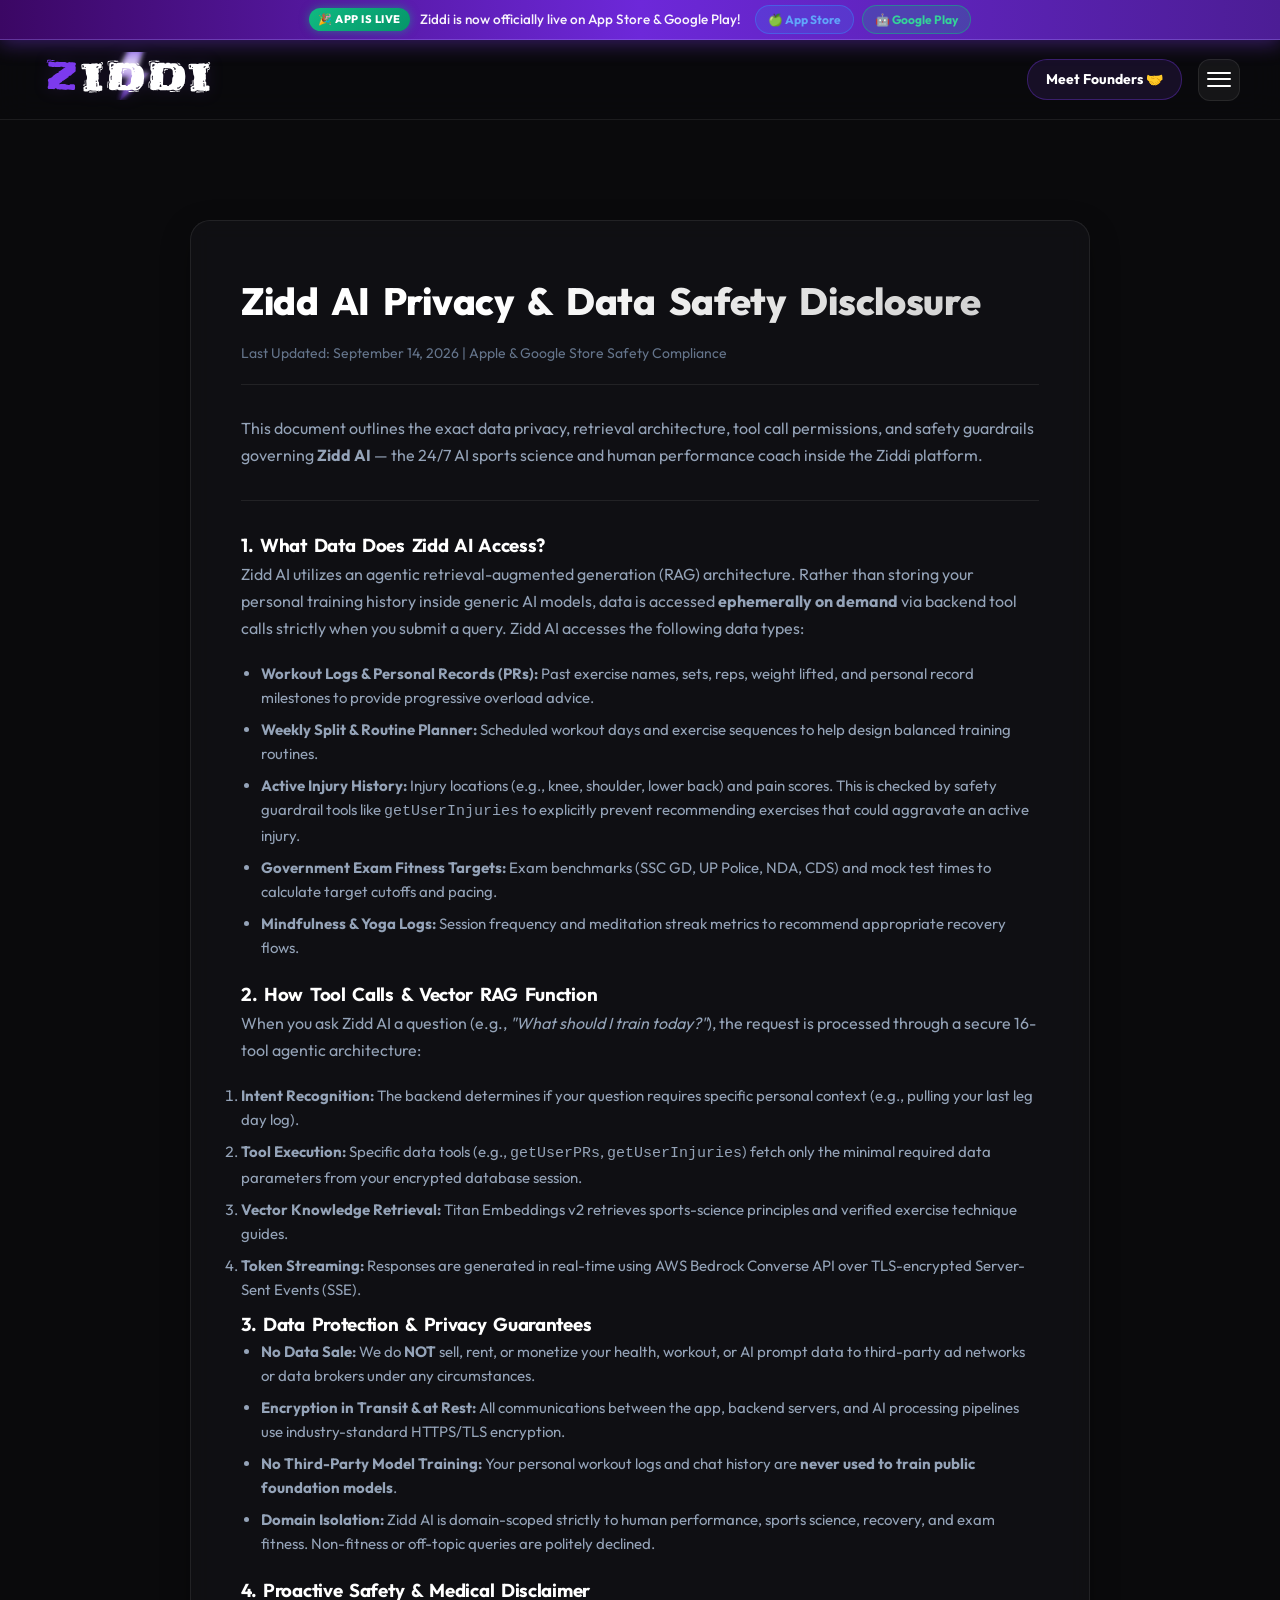
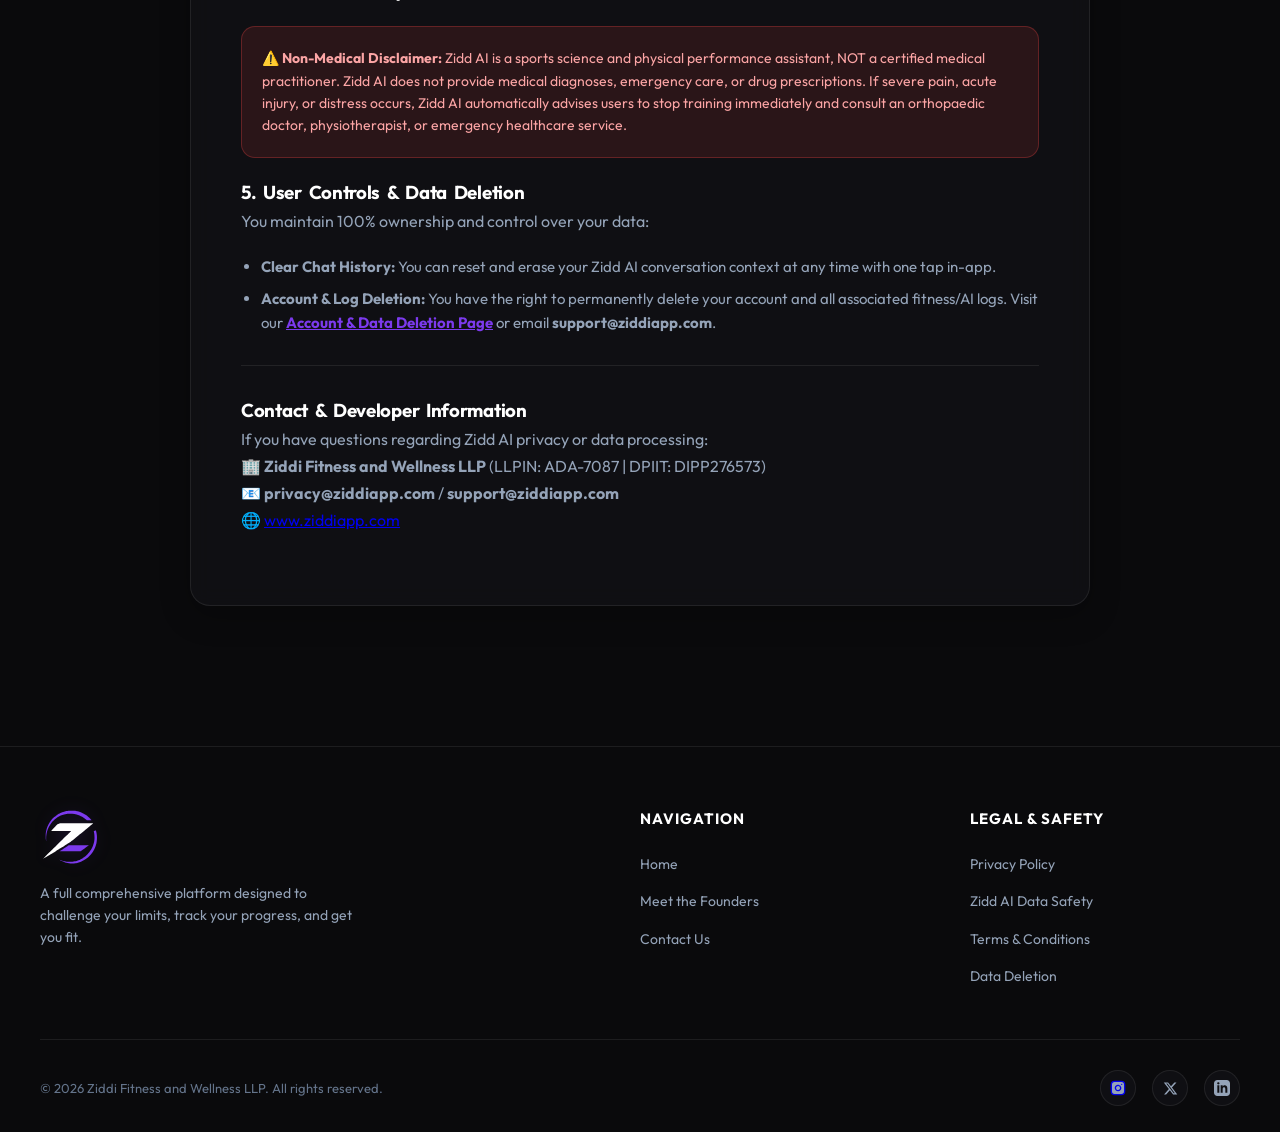
<file: ai-privacy.html>
<!DOCTYPE html>
<html lang="en">

<script async src="https://www.googletagmanager.com/gtag/js?id=G-QQ1TR0W003"></script>
<script>
  window.dataLayer = window.dataLayer || [];
  function gtag(){dataLayer.push(arguments);}
  gtag('js', new Date());

  gtag('config', 'G-QQ1TR0W003');
</script>

<head>
  <meta charset="UTF-8">
  <meta name="viewport" content="width=device-width, initial-scale=1.0">
  <title>Zidd AI Privacy & Data Safety Disclosure — Ziddi</title>
  <meta name="description" content="Detailed privacy & data safety disclosure for Zidd AI, RAG architecture, and backend tool calls. Learn what data is accessed and how user privacy is protected.">
  <link rel="canonical" href="https://www.ziddiapp.com/ai-privacy">
  <!-- Favicon for Google Search & Browsers -->
  <link rel="icon" type="image/png" sizes="512x512" href="assets/favicon.png">
  <link rel="icon" type="image/png" sizes="192x192" href="assets/favicon.png">
  <link rel="apple-touch-icon" sizes="180x180" href="assets/favicon.png">
  <link rel="shortcut icon" href="assets/favicon.png">
  <link rel="stylesheet" href="/assets/style.css?v=4.4">
  <script src="/assets/auth.js?v=4.4"></script>
  <script src="/assets/store.js?v=4.4"></script>
  <script src="/assets/subscription-modal.js?v=4.4"></script>
  <script src="/assets/launch-timer.js?v=4.8"></script>
</head>
<body class="has-top-banner">

  <!-- Top Announcement Banner -->
  <div class="top-announcement-banner">
    <div class="banner-content">
      <span class="banner-badge">🎉 APP IS LIVE</span>
      <span class="banner-text">Ziddi is now officially live on <strong>App Store</strong> &amp; <strong>Google Play</strong>!</span>
    </div>
    <div class="banner-actions">
      <a href="https://apps.apple.com/in/app/ziddi/id6809047218" target="_blank" rel="noopener noreferrer" class="banner-cta ios-cta">
        🍏 App Store
      </a>
      <a href="https://play.google.com/store/apps/details?id=com.ziddi.app&hl=en" target="_blank" rel="noopener noreferrer" class="banner-cta android-cta">
        🤖 Google Play
      </a>
    </div>
  </div>

  <!-- Background glows -->
  <div class="gradient-accent glow-top-right"></div>
  <div class="gradient-accent glow-bottom-left"></div>

  <!-- Header -->
  <header id="mainHeader">
    <a href="index.html" class="logo-container">
      <picture>
        <source media="(max-width: 900px)" srcset="assets/z_vector_logo.svg">
        <img src="assets/logo.svg" alt="Ziddi Logo" class="logo-img">
      </picture>
    </a>
    <div class="header-right-actions">
      <a href="founders.html" class="header-founders-btn">Meet Founders 🤝</a>
      <button class="nav-menu-btn" id="menuToggle" aria-label="Toggle Navigation">
        <span></span>
        <span></span>
        <span></span>
      </button>
    </div>
  </header>

  <!-- Side Navigation Drawer -->
  <div class="drawer-backdrop" id="drawerBackdrop"></div>
  <div class="side-drawer" id="sideDrawer">
    <div style="margin-bottom: 20px;">
      <img src="assets/z_vector_logo.svg" alt="Ziddi Logo" style="height: 60px; width: auto;">
    </div>
    <a href="index.html">Home</a>
    <a href="challenges.html" class="drawer-challenge-link">
      <span>Ziddi Challenges ⚡🏆</span>
      <span class="badge-live-pulse">LIVE</span>
    </a>
    <a href="ai.html">Zidd AI Coach 🤖</a>
    <a href="founders.html">Meet the Founders</a>
    <a href="privacy.html">Privacy Policy</a>
    <a href="ai-privacy.html" style="color: var(--text-primary);">Zidd AI Data Safety</a>
    <a href="terms.html">Terms & Conditions</a>
    <a href="data-deletion.html">Data Deletion</a>
    <a href="feedback.html">Contact Us</a>
    <a href="https://apps.apple.com/in/app/ziddi/id6809047218" target="_blank" class="drawer-login-btn" style="background: linear-gradient(135deg, #2563EB 0%, #1D4ED8 100%); margin-bottom: 6px;">🍏 Apple App Store</a>
    <a href="https://play.google.com/store/apps/details?id=com.ziddi.app&hl=en" target="_blank" class="drawer-login-btn" style="background: linear-gradient(135deg, #10B981 0%, #059669 100%);">🤖 Google Play Store</a>
  </div>

  <main>
    <section>
      <div class="legal-container">
        <h1 class="legal-title">Zidd AI Privacy & Data Safety Disclosure</h1>
        <div class="legal-meta">Last Updated: September 14, 2026 | Apple & Google Store Safety Compliance</div>

        <div class="legal-content">
          <p>This document outlines the exact data privacy, retrieval architecture, tool call permissions, and safety guardrails governing <strong>Zidd AI</strong> — the 24/7 AI sports science and human performance coach inside the Ziddi platform.</p>

          <hr style="border: 0; border-top: 1px solid var(--border); margin: 30px 0;">

          <h3>1. What Data Does Zidd AI Access?</h3>
          <p>Zidd AI utilizes an agentic retrieval-augmented generation (RAG) architecture. Rather than storing your personal training history inside generic AI models, data is accessed <strong>ephemerally on demand</strong> via backend tool calls strictly when you submit a query. Zidd AI accesses the following data types:</p>
          <ul>
            <li><strong>Workout Logs & Personal Records (PRs):</strong> Past exercise names, sets, reps, weight lifted, and personal record milestones to provide progressive overload advice.</li>
            <li><strong>Weekly Split & Routine Planner:</strong> Scheduled workout days and exercise sequences to help design balanced training routines.</li>
            <li><strong>Active Injury History:</strong> Injury locations (e.g., knee, shoulder, lower back) and pain scores. This is checked by safety guardrail tools like <code>getUserInjuries</code> to explicitly prevent recommending exercises that could aggravate an active injury.</li>
            <li><strong>Government Exam Fitness Targets:</strong> Exam benchmarks (SSC GD, UP Police, NDA, CDS) and mock test times to calculate target cutoffs and pacing.</li>
            <li><strong>Mindfulness & Yoga Logs:</strong> Session frequency and meditation streak metrics to recommend appropriate recovery flows.</li>
          </ul>

          <h3>2. How Tool Calls & Vector RAG Function</h3>
          <p>When you ask Zidd AI a question (e.g., <em>"What should I train today?"</em>), the request is processed through a secure 16-tool agentic architecture:</p>
          <ol>
            <li><strong>Intent Recognition:</strong> The backend determines if your question requires specific personal context (e.g., pulling your last leg day log).</li>
            <li><strong>Tool Execution:</strong> Specific data tools (e.g., <code>getUserPRs</code>, <code>getUserInjuries</code>) fetch only the minimal required data parameters from your encrypted database session.</li>
            <li><strong>Vector Knowledge Retrieval:</strong> Titan Embeddings v2 retrieves sports-science principles and verified exercise technique guides.</li>
            <li><strong>Token Streaming:</strong> Responses are generated in real-time using AWS Bedrock Converse API over TLS-encrypted Server-Sent Events (SSE).</li>
          </ol>

          <h3>3. Data Protection & Privacy Guarantees</h3>
          <ul>
            <li><strong>No Data Sale:</strong> We do <strong>NOT</strong> sell, rent, or monetize your health, workout, or AI prompt data to third-party ad networks or data brokers under any circumstances.</li>
            <li><strong>Encryption in Transit & at Rest:</strong> All communications between the app, backend servers, and AI processing pipelines use industry-standard HTTPS/TLS encryption.</li>
            <li><strong>No Third-Party Model Training:</strong> Your personal workout logs and chat history are <strong>never used to train public foundation models</strong>.</li>
            <li><strong>Domain Isolation:</strong> Zidd AI is domain-scoped strictly to human performance, sports science, recovery, and exam fitness. Non-fitness or off-topic queries are politely declined.</li>
          </ul>

          <h3>4. Proactive Safety & Medical Disclaimer</h3>
          <div style="background: rgba(239, 68, 68, 0.12); border: 1px solid rgba(239, 68, 68, 0.3); border-radius: 14px; padding: 20px; color: #FCA5A5; font-size: 14px; margin: 20px 0; line-height: 1.6;">
            ⚠️ <strong>Non-Medical Disclaimer:</strong> Zidd AI is a sports science and physical performance assistant, NOT a certified medical practitioner. Zidd AI does not provide medical diagnoses, emergency care, or drug prescriptions. If severe pain, acute injury, or distress occurs, Zidd AI automatically advises users to stop training immediately and consult an orthopaedic doctor, physiotherapist, or emergency healthcare service.
          </div>

          <h3>5. User Controls & Data Deletion</h3>
          <p>You maintain 100% ownership and control over your data:</p>
          <ul>
            <li><strong>Clear Chat History:</strong> You can reset and erase your Zidd AI conversation context at any time with one tap in-app.</li>
            <li><strong>Account & Log Deletion:</strong> You have the right to permanently delete your account and all associated fitness/AI logs. Visit our <a href="data-deletion.html" style="color: var(--primary); font-weight: 700;">Account & Data Deletion Page</a> or email <strong>support@ziddiapp.com</strong>.</li>
          </ul>

          <hr style="border: 0; border-top: 1px solid var(--border); margin: 30px 0;">

          <h3>Contact & Developer Information</h3>
          <p>If you have questions regarding Zidd AI privacy or data processing:<br>
          🏢 <strong>Ziddi Fitness and Wellness LLP</strong> (LLPIN: ADA-7087 | DPIIT: DIPP276573)<br>
          📧 <strong>privacy@ziddiapp.com</strong> / <strong>support@ziddiapp.com</strong><br>
          🌐 <a href="https://www.ziddiapp.com">www.ziddiapp.com</a></p>
        </div>
      </div>
    </section>
  </main>

  <!-- Footer -->
  <footer>
    <div class="footer-grid">
      <div class="footer-brand">
        <a href="index.html" class="logo-container" style="padding:0;">
          <img src="assets/z_vector_logo.svg" alt="Ziddi Logo" class="logo-img" style="height: 60px;">
        </a>
        <p>A full comprehensive platform designed to challenge your limits, track your progress, and get you fit.</p>
      </div>
      <div class="footer-links">
        <h4>Navigation</h4>
        <ul>
          <li><a href="index.html">Home</a></li>
          <li><a href="founders.html">Meet the Founders</a></li>
          <li><a href="feedback.html">Contact Us</a></li>
        </ul>
      </div>
      <div class="footer-links">
        <h4>Legal & Safety</h4>
        <ul>
          <li><a href="privacy.html">Privacy Policy</a></li>
          <li><a href="ai-privacy.html">Zidd AI Data Safety</a></li>
          <li><a href="terms.html">Terms & Conditions</a></li>
          <li><a href="data-deletion.html">Data Deletion</a></li>
        </ul>
      </div>
    </div>
    <div class="footer-bottom">
      <p>&copy; 2026 Ziddi Fitness and Wellness LLP. All rights reserved.</p>
      <div class="footer-socials">
        <!-- Instagram -->
        <a href="https://www.instagram.com/ziddiapp/" target="_blank" rel="noopener noreferrer" aria-label="Instagram">
          <svg width="16" height="16" viewBox="0 0 24 24" fill="none" stroke="currentColor" stroke-width="2" stroke-linecap="round" stroke-linejoin="round"><rect x="2" y="2" width="20" height="20" rx="5" ry="5"></rect><path d="M16 11.37A4 4 0 1 1 12.63 8 4 4 0 0 1 16 11.37z"></path><line x1="17.5" y1="6.5" x2="17.51" y2="6.5"></line></svg>
        </a>
        <!-- X -->
        <a href="https://x.com/ziddiapp" target="_blank" rel="noopener noreferrer" aria-label="X (formerly Twitter)">
          <svg width="15" height="15" viewBox="0 0 24 24" fill="currentColor"><path d="M18.244 2.25h3.308l-7.227 8.26 8.502 11.24H16.17l-5.214-6.817L4.99 21.75H1.68l7.73-8.835L1.254 2.25H8.08l4.713 6.231zm-1.161 17.52h1.833L7.084 4.126H5.117z"/></svg>
        </a>
        <!-- LinkedIn -->
        <a href="https://www.linkedin.com/company/ziddi-app" target="_blank" rel="noopener noreferrer" aria-label="LinkedIn">
          <svg width="16" height="16" viewBox="0 0 24 24" fill="currentColor"><path d="M19 0h-14c-2.761 0-5 2.239-5 5v14c0 2.761 2.239 5 5 5h14c2.762 0 5-2.239 5-5v-14c0-2.761-2.238-5-5-5zm-11 19h-3v-11h3v11zm-1.5-12.268c-.966 0-1.75-.779-1.75-1.75s.784-1.75 1.75-1.75 1.75.779 1.75 1.75-.784 1.75-1.75 1.75zm13.5 12.268h-3v-5.604c0-3.368-4-3.113-4 0v5.604h-3v-11h3v1.765c1.396-2.586 7-2.777 7 2.476v6.759z"/></svg>
        </a>

      </div>
    </div>
  </footer>

  <script>
    const menuToggle = document.getElementById('menuToggle');
    const sideDrawer = document.getElementById('sideDrawer');
    const drawerBackdrop = document.getElementById('drawerBackdrop');

    function toggleMenu() {
      menuToggle.classList.toggle('open');
      sideDrawer.classList.toggle('open');
      drawerBackdrop.classList.toggle('open');
    }

    if (menuToggle) menuToggle.addEventListener('click', toggleMenu);
    if (drawerBackdrop) drawerBackdrop.addEventListener('click', toggleMenu);
  </script>
</body>
</html>
</file>
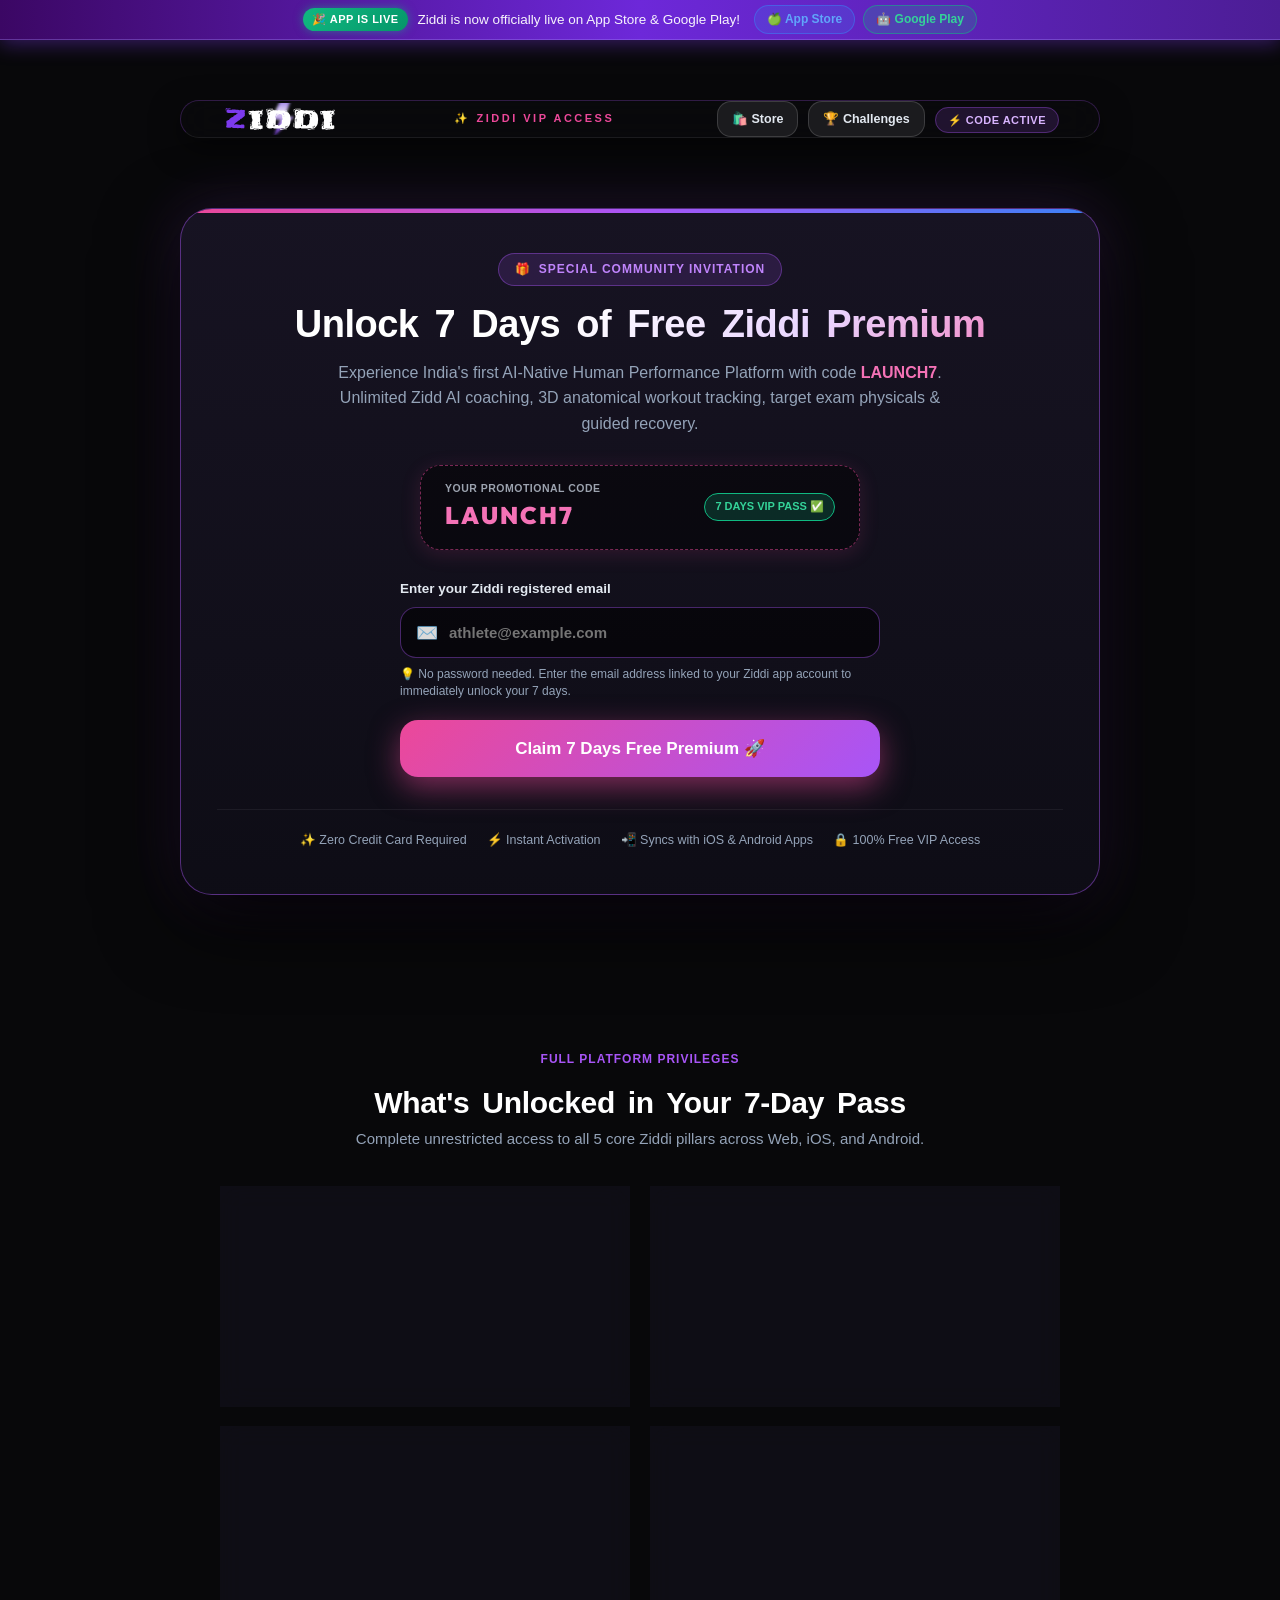
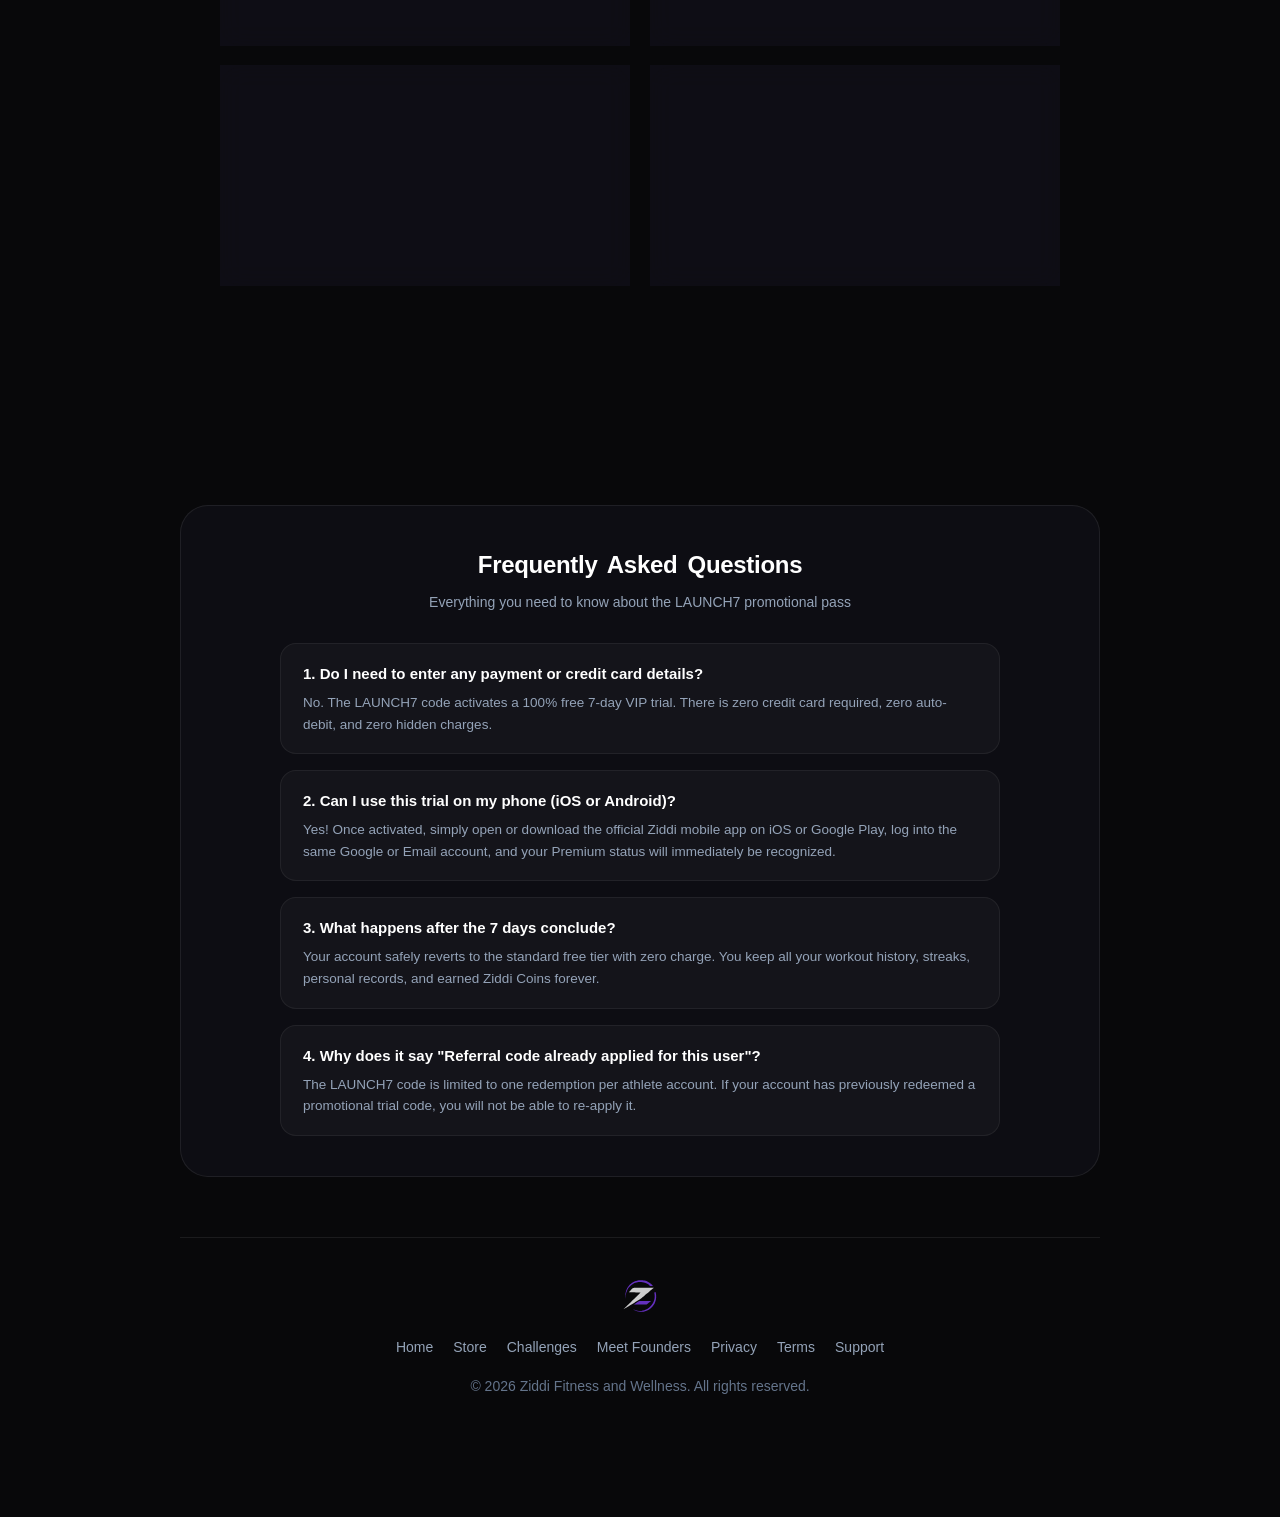
<file: avail-premium.html>
<!DOCTYPE html>
<html lang="en">
<head>
  <meta charset="UTF-8">
  <meta name="viewport" content="width=device-width, initial-scale=1.0">
  <title>Claim 7 Days Free Ziddi Premium — Promo Code LAUNCH7</title>
  <link rel="canonical" href="https://www.ziddiapp.com/avail-premium">
  <meta name="description" content="Redeem promo code LAUNCH7 to unlock 7 days of unrestricted Ziddi Premium access. Experience Zidd AI Coach, 3D workout logging, and performance targets with zero payment details required.">

  <!-- OpenGraph -->
  <meta property="og:title" content="Claim 7 Days Free Ziddi Premium — Code LAUNCH7">
  <meta property="og:description" content="Unlock 7 days of free Ziddi Premium with code LAUNCH7. Experience Zidd AI Coach, 3D exercises & exam prep with zero credit card required.">
  <meta property="og:image" content="/assets/favicon.png">

  <!-- Favicon -->
  <link rel="icon" type="image/png" sizes="512x512" href="/assets/favicon.png">
  <link rel="icon" type="image/png" sizes="192x192" href="/assets/favicon.png">
  <link rel="apple-touch-icon" sizes="180x180" href="/assets/favicon.png">
  <link rel="shortcut icon" href="/assets/favicon.png">

  <!-- Core Stylesheets & Scripts with Cache Busting v=4.8 -->
  <link rel="stylesheet" href="/assets/style.css?v=4.8">
  <script src="/assets/auth.js?v=4.8"></script>
  <script src="/assets/launch-timer.js?v=4.8"></script>

  <style>
    body {
      background: #08080A;
      color: #FFF;
      font-family: 'Inter', -apple-system, sans-serif;
      margin: 0;
      padding: 0;
      min-height: 100vh;
      overflow-x: hidden;
    }

    /* Top Navigation Header */
    .vip-header {
      position: relative !important;
      top: 0 !important;
      left: auto !important;
      width: 100% !important;
      height: auto !important;
      z-index: 10 !important;
      display: flex;
      align-items: center;
      justify-content: space-between;
      padding: 16px 24px;
      background: rgba(18, 17, 29, 0.85);
      border: 1px solid rgba(168, 85, 247, 0.25);
      border-radius: 24px;
      backdrop-filter: blur(14px);
      margin-bottom: 30px;
      box-shadow: 0 10px 30px rgba(0,0,0,0.5);
    }

    .vip-container {
      max-width: 960px;
      margin: 0 auto;
      padding: 24px 20px 80px 20px;
    }

    body.has-top-banner .vip-container {
      padding-top: 60px !important;
    }

    @media (max-width: 768px) {
      body.has-top-banner .vip-container {
        padding-top: 50px !important;
      }
      .vip-container {
        padding-left: 14px;
        padding-right: 14px;
      }
      .vip-header {
        padding: 12px 16px;
        border-radius: 18px;
      }
    }

    /* Main Claim Showcase Card */
    .claim-hero-card {
      background: linear-gradient(180deg, rgba(24, 20, 36, 0.95) 0%, rgba(14, 13, 22, 0.98) 100%);
      border: 1.5px solid rgba(168, 85, 247, 0.45);
      border-radius: 32px;
      padding: 44px 36px;
      text-align: center;
      position: relative;
      box-shadow: 0 25px 80px rgba(0, 0, 0, 0.9), 0 0 60px rgba(168, 85, 247, 0.2);
      backdrop-filter: blur(20px);
      margin-bottom: 50px;
      overflow: hidden;
    }

    .claim-hero-card::before {
      content: '';
      position: absolute;
      top: 0;
      left: 0;
      right: 0;
      height: 4px;
      background: linear-gradient(90deg, #EC4899 0%, #A855F7 50%, #3B82F6 100%);
    }

    @media (max-width: 600px) {
      .claim-hero-card {
        padding: 28px 18px;
        border-radius: 24px;
      }
    }

    /* Pill Tag */
    .vip-tag {
      display: inline-flex;
      align-items: center;
      gap: 8px;
      background: rgba(168, 85, 247, 0.15);
      border: 1px solid rgba(168, 85, 247, 0.4);
      padding: 6px 16px;
      border-radius: 999px;
      font-size: 12px;
      font-weight: 800;
      letter-spacing: 1px;
      color: #C084FC;
      text-transform: uppercase;
      margin-bottom: 16px;
    }

    .claim-title {
      font-size: 38px;
      font-weight: 900;
      line-height: 1.2;
      margin: 0 0 12px 0;
      background: linear-gradient(135deg, #FFFFFF 40%, #E9D5FF 70%, #F472B6 100%);
      -webkit-background-clip: text;
      -webkit-text-fill-color: transparent;
      letter-spacing: -0.5px;
    }

    @media (max-width: 600px) {
      .claim-title {
        font-size: 26px;
      }
    }

    .claim-subtitle {
      font-size: 16px;
      color: #94A3B8;
      max-width: 640px;
      margin: 0 auto 28px auto;
      line-height: 1.6;
    }

    /* Promo Code Highlight Box */
    .code-box {
      display: inline-flex;
      align-items: center;
      justify-content: space-between;
      gap: 16px;
      background: rgba(0, 0, 0, 0.45);
      border: 1.5px dashed rgba(236, 72, 153, 0.5);
      border-radius: 20px;
      padding: 14px 24px;
      margin-bottom: 28px;
      max-width: 440px;
      width: 100%;
      box-sizing: border-box;
      box-shadow: 0 4px 20px rgba(236, 72, 153, 0.15);
    }

    .code-label-group {
      text-align: left;
    }

    .code-lbl {
      font-size: 10.5px;
      font-weight: 800;
      color: #9CA3AF;
      text-transform: uppercase;
      letter-spacing: 0.5px;
    }

    .code-text {
      font-size: 24px;
      font-weight: 900;
      letter-spacing: 2px;
      color: #F472B6;
      font-family: 'Outfit', -apple-system, monospace;
    }

    .code-badge {
      background: rgba(16, 185, 129, 0.2);
      border: 1px solid #10B981;
      color: #34D399;
      font-size: 11px;
      font-weight: 800;
      padding: 4px 10px;
      border-radius: 999px;
      white-space: nowrap;
    }

    /* Primary Claim Button */
    .btn-claim-primary {
      background: linear-gradient(135deg, #EC4899 0%, #A855F7 100%);
      color: #FFF;
      border: none;
      border-radius: 18px;
      padding: 18px 36px;
      font-size: 17px;
      font-weight: 900;
      cursor: pointer;
      display: inline-flex;
      align-items: center;
      justify-content: center;
      gap: 10px;
      box-shadow: 0 10px 30px rgba(236, 72, 153, 0.5);
      transition: all 0.25s ease;
      text-decoration: none;
      width: 100%;
      max-width: 440px;
      box-sizing: border-box;
    }

    .btn-claim-primary:hover:not(:disabled) {
      transform: translateY(-2px);
      box-shadow: 0 14px 35px rgba(236, 72, 153, 0.65);
    }

    .btn-claim-primary:disabled {
      opacity: 0.6;
      cursor: not-allowed;
    }

    /* Secondary Action Button */
    .btn-claim-secondary {
      background: rgba(255, 255, 255, 0.08);
      border: 1px solid rgba(255, 255, 255, 0.15);
      color: #E2E8F0;
      border-radius: 14px;
      padding: 12px 20px;
      font-size: 14px;
      font-weight: 700;
      cursor: pointer;
      text-decoration: none;
      display: inline-flex;
      align-items: center;
      justify-content: center;
      gap: 8px;
      transition: all 0.2s ease;
    }

    .btn-claim-secondary:hover {
      background: rgba(255, 255, 255, 0.15);
      color: #FFF;
      border-color: rgba(255, 255, 255, 0.3);
    }

    /* Google Button */
    .btn-google-sign {
      background: #FFFFFF;
      color: #1F2937;
      border: none;
      border-radius: 16px;
      padding: 15px 28px;
      font-size: 15px;
      font-weight: 800;
      cursor: pointer;
      display: inline-flex;
      align-items: center;
      justify-content: center;
      gap: 12px;
      box-shadow: 0 6px 20px rgba(255, 255, 255, 0.2);
      transition: all 0.2s ease;
      width: 100%;
      max-width: 440px;
      box-sizing: border-box;
    }

    .btn-google-sign:hover {
      transform: translateY(-2px);
      box-shadow: 0 10px 25px rgba(255, 255, 255, 0.35);
    }

    /* User Profile Chip */
    .user-profile-chip {
      display: inline-flex;
      align-items: center;
      gap: 12px;
      background: rgba(255, 255, 255, 0.05);
      border: 1px solid rgba(255, 255, 255, 0.12);
      border-radius: 999px;
      padding: 6px 16px 6px 8px;
      margin-bottom: 22px;
    }

    .user-chip-avatar {
      width: 34px;
      height: 34px;
      border-radius: 50%;
      background: #EC4899;
      color: #FFF;
      display: flex;
      align-items: center;
      justify-content: center;
      font-weight: 800;
      font-size: 13px;
      overflow: hidden;
    }

    .user-chip-avatar img {
      width: 100%;
      height: 100%;
      object-fit: cover;
    }

    /* Status Alert Boxes */
    .status-alert {
      border-radius: 20px;
      padding: 24px;
      max-width: 580px;
      margin: 0 auto;
      text-align: left;
      line-height: 1.5;
    }

    .status-alert.warning {
      background: rgba(245, 158, 11, 0.12);
      border: 1.5px solid rgba(245, 158, 11, 0.4);
      color: #FDE68A;
    }

    .status-alert.success {
      background: rgba(16, 185, 129, 0.12);
      border: 1.5px solid rgba(16, 185, 129, 0.5);
      color: #A7F3D0;
      text-align: center;
    }

    /* Feature Grid */
    .features-grid {
      display: grid;
      grid-template-columns: repeat(auto-fit, minmax(280px, 1fr));
      gap: 20px;
      margin-bottom: 60px;
    }

    .feature-card {
      background: rgba(18, 17, 26, 0.7);
      border: 1px solid rgba(255, 255, 255, 0.08);
      border-radius: 22px;
      padding: 26px 22px;
      backdrop-filter: blur(12px);
      transition: all 0.3s ease;
    }

    .feature-card:hover {
      transform: translateY(-4px);
      border-color: rgba(168, 85, 247, 0.4);
      box-shadow: 0 12px 30px rgba(0,0,0,0.4);
    }

    .feature-icon-wrapper {
      width: 48px;
      height: 48px;
      border-radius: 14px;
      background: rgba(168, 85, 247, 0.15);
      display: flex;
      align-items: center;
      justify-content: center;
      font-size: 22px;
      margin-bottom: 16px;
    }

    .feature-title {
      font-size: 18px;
      font-weight: 800;
      color: #FFF;
      margin-bottom: 8px;
    }

    .feature-desc {
      font-size: 13.5px;
      color: #94A3B8;
      line-height: 1.6;
      margin: 0;
    }

    /* Confetti Animation */
    @keyframes confetti-fall {
      0% { transform: translateY(-20px) rotate(0deg); opacity: 1; }
      100% { transform: translateY(400px) rotate(720deg); opacity: 0; }
    }
  </style>
</head>
<body class="has-top-banner">

  <!-- Top Announcement Banner -->
  <div class="top-announcement-banner">
    <div class="banner-content">
      <span class="banner-badge">🎉 APP IS LIVE</span>
      <span class="banner-text">Ziddi is officially live on App Store &amp; Google Play!</span>
    </div>
    <div class="banner-actions">
      <a href="https://apps.apple.com/in/app/ziddi/id6809047218" target="_blank" rel="noopener noreferrer" class="banner-cta ios-cta">
        🍏 App Store
      </a>
      <a href="https://play.google.com/store/apps/details?id=com.ziddi.app&hl=en" target="_blank" rel="noopener noreferrer" class="banner-cta android-cta">
        🤖 Google Play
      </a>
    </div>
  </div>

  <div class="vip-container">
    <!-- Clean Header -->
    <header class="vip-header">
      <a href="/" style="display: flex; align-items: center; text-decoration: none;">
        <img src="assets/logo.svg" alt="Ziddi Logo" style="height: 32px; width: auto;">
      </a>

      <div style="text-align: center;">
        <div style="font-size: 11px; font-weight: 900; letter-spacing: 2.5px; color: #EC4899; text-transform: uppercase;">
          ✨ ZIDDI VIP ACCESS
        </div>
      </div>

      <div style="display: flex; align-items: center; gap: 10px;">
        <a href="/store" class="btn-claim-secondary" style="padding: 7px 14px; font-size: 12.5px;">
          <span>🛍️ Store</span>
        </a>
        <a href="/challenges.html" class="btn-claim-secondary" style="padding: 7px 14px; font-size: 12.5px;">
          <span>🏆 Challenges</span>
        </a>
        <div id="vipHeaderAuth"></div>
      </div>
    </header>

    <!-- Main Claim Hero Card -->
    <main>
      <div class="claim-hero-card">
        <div class="vip-tag">
          <span>🎁</span>
          <span>SPECIAL COMMUNITY INVITATION</span>
        </div>

        <h1 class="claim-title">
          Unlock 7 Days of Free Ziddi Premium
        </h1>

        <p class="claim-subtitle">
          Experience India's first AI-Native Human Performance Platform with code <strong style="color: #F472B6;">LAUNCH7</strong>.
          Unlimited Zidd AI coaching, 3D anatomical workout tracking, target exam physicals &amp; guided recovery.
        </p>

        <!-- Promo Code Highlight -->
        <div class="code-box">
          <div class="code-label-group">
            <div class="code-lbl">Your Promotional Code</div>
            <div class="code-text" id="promoCodeDisplay">LAUNCH7</div>
          </div>
          <div class="code-badge">
            7 DAYS VIP PASS ✅
          </div>
        </div>

        <!-- Dynamic User Auth & Claim Controller Mount -->
        <div id="claimControllerMount">
          <div style="max-width: 480px; margin: 0 auto; text-align: left;">
            <form id="emailClaimForm" onsubmit="handleEmailClaimSubmit(event)">
              <label for="claimEmailInput" style="display: block; font-size: 13.5px; font-weight: 700; color: #E2E8F0; margin-bottom: 8px;">
                Enter your Ziddi registered email
              </label>

              <div style="position: relative; margin-bottom: 8px;">
                <div style="position: absolute; left: 16px; top: 50%; transform: translateY(-50%); font-size: 18px; pointer-events: none; opacity: 0.85;">
                  ✉️
                </div>
                <input 
                  type="email" 
                  id="claimEmailInput" 
                  required 
                  placeholder="athlete@example.com" 
                  autocomplete="email"
                  style="width: 100%; box-sizing: border-box; background: rgba(0, 0, 0, 0.55); border: 1.5px solid rgba(168, 85, 247, 0.4); border-radius: 16px; padding: 16px 18px 16px 48px; color: #FFF; font-size: 15px; font-weight: 600; outline: none; transition: all 0.2s ease;"
                  onfocus="this.style.borderColor='#EC4899'; this.style.boxShadow='0 0 20px rgba(236,72,153,0.35)';"
                  onblur="this.style.borderColor='rgba(168, 85, 247, 0.4)'; this.style.boxShadow='none';"
                />
              </div>

              <div style="font-size: 12px; color: #94A3B8; margin-bottom: 20px; line-height: 1.4;">
                💡 No password needed. Enter the email address linked to your Ziddi app account to immediately unlock your 7 days.
              </div>

              <div id="claimErrorBox" style="display: none; background: rgba(239, 68, 68, 0.15); border: 1.5px solid #EF4444; color: #FCA5A5; border-radius: 14px; padding: 14px 16px; font-size: 13px; line-height: 1.5; margin-bottom: 18px;"></div>

              <button type="submit" id="claimSubmitBtn" class="btn-claim-primary" style="width: 100%; max-width: none;">
                <span>Claim 7 Days Free Premium 🚀</span>
              </button>
            </form>
          </div>
        </div>

        <!-- Trust Features Sub-strip -->
        <div style="display: flex; justify-content: center; gap: 20px; flex-wrap: wrap; margin-top: 32px; font-size: 12.5px; color: #94A3B8; border-top: 1px solid rgba(255,255,255,0.06); padding-top: 20px;">
          <span>✨ Zero Credit Card Required</span>
          <span>⚡ Instant Activation</span>
          <span>📲 Syncs with iOS &amp; Android Apps</span>
          <span>🔒 100% Free VIP Access</span>
        </div>
      </div>

      <!-- Feature Highlights Section: What You Get with 7 Days of Ziddi Premium -->
      <section style="margin-bottom: 60px;">
        <div style="text-align: center; margin-bottom: 36px;">
          <span style="color: #A855F7; font-weight: 800; font-size: 12px; text-transform: uppercase; letter-spacing: 1px;">
            Full Platform Privileges
          </span>
          <h2 style="font-size: 30px; font-weight: 800; margin-top: 8px;">
            What's Unlocked in Your 7-Day Pass
          </h2>
          <p style="color: #94A3B8; font-size: 15px; max-width: 600px; margin: 0 auto;">
            Complete unrestricted access to all 5 core Ziddi pillars across Web, iOS, and Android.
          </p>
        </div>

        <div class="features-grid">
          <!-- Pillar 1 -->
          <div class="feature-card">
            <div class="feature-icon-wrapper" style="background: rgba(168, 85, 247, 0.2); color: #C084FC;">🧠</div>
            <h3 class="feature-title">Zidd AI Coach</h3>
            <p class="feature-desc">
              Real-time voice and text performance coach. Powered by Titan Embeddings v2 RAG retrieval with coach-verified scientific master guides.
            </p>
          </div>

          <!-- Pillar 2 -->
          <div class="feature-card">
            <div class="feature-icon-wrapper" style="background: rgba(236, 72, 153, 0.2); color: #F472B6;">🏋️</div>
            <h3 class="feature-title">3D Workout Anatomy</h3>
            <p class="feature-desc">
              Interactive 3D muscle biomechanics for 200+ exercises. Visualize prime movers, stabilizers, and full range of motion cues before every lift.
            </p>
          </div>

          <!-- Pillar 3 -->
          <div class="feature-card">
            <div class="feature-icon-wrapper" style="background: rgba(245, 158, 11, 0.2); color: #FBBF24;">🎯</div>
            <h3 class="feature-title">Target Exam Prep</h3>
            <p class="feature-desc">
              Specialized physical standards training for government exams including SSC GD, UP Police, NDA, and CDS with milestone deconstruction.
            </p>
          </div>

          <!-- Pillar 4 -->
          <div class="feature-card">
            <div class="feature-icon-wrapper" style="background: rgba(59, 130, 246, 0.2); color: #60A5FA;">🧘</div>
            <h3 class="feature-title">Guided Recovery Flows</h3>
            <p class="feature-desc">
              Guided pre-workout neuromuscular activation, intra-set breathing tempos, and post-training parasympathetic cool-downs to prevent injuries.
            </p>
          </div>

          <!-- Pillar 5 -->
          <div class="feature-card">
            <div class="feature-icon-wrapper" style="background: rgba(16, 185, 129, 0.2); color: #34D399;">🪙</div>
            <h3 class="feature-title">2X Ziddi Coins</h3>
            <p class="feature-desc">
              Earn double Ziddi Coins on workouts, challenges, and check-ins. Redeem directly for flat cash discounts on apparel, lifting belts, and supplements.
            </p>
          </div>

          <!-- Pillar 6 -->
          <div class="feature-card">
            <div class="feature-icon-wrapper" style="background: rgba(239, 68, 68, 0.2); color: #F87171;">📲</div>
            <h3 class="feature-title">Multi-Device Sync</h3>
            <p class="feature-desc">
              Your VIP status immediately links to the official Ziddi iOS &amp; Android app upon login with zero manual configuration.
            </p>
          </div>
        </div>
      </section>

      <!-- FAQ Section -->
      <section style="background: rgba(18, 17, 26, 0.6); border: 1px solid rgba(255,255,255,0.08); border-radius: 28px; padding: 40px; margin-bottom: 60px;">
        <div style="text-align: center; margin-bottom: 30px;">
          <h2 style="font-size: 24px; font-weight: 800; margin-bottom: 6px;">Frequently Asked Questions</h2>
          <p style="color: #94A3B8; font-size: 14px; margin: 0;">Everything you need to know about the LAUNCH7 promotional pass</p>
        </div>

        <div style="display: flex; flex-direction: column; gap: 16px; max-width: 720px; margin: 0 auto;">
          <div style="background: rgba(255,255,255,0.03); border: 1px solid rgba(255,255,255,0.06); border-radius: 16px; padding: 18px 22px;">
            <strong style="color: #FFF; font-size: 15px; display: block; margin-bottom: 6px;">1. Do I need to enter any payment or credit card details?</strong>
            <p style="color: #94A3B8; font-size: 13.5px; line-height: 1.6; margin: 0;">
              No. The LAUNCH7 code activates a 100% free 7-day VIP trial. There is zero credit card required, zero auto-debit, and zero hidden charges.
            </p>
          </div>

          <div style="background: rgba(255,255,255,0.03); border: 1px solid rgba(255,255,255,0.06); border-radius: 16px; padding: 18px 22px;">
            <strong style="color: #FFF; font-size: 15px; display: block; margin-bottom: 6px;">2. Can I use this trial on my phone (iOS or Android)?</strong>
            <p style="color: #94A3B8; font-size: 13.5px; line-height: 1.6; margin: 0;">
              Yes! Once activated, simply open or download the official Ziddi mobile app on iOS or Google Play, log into the same Google or Email account, and your Premium status will immediately be recognized.
            </p>
          </div>

          <div style="background: rgba(255,255,255,0.03); border: 1px solid rgba(255,255,255,0.06); border-radius: 16px; padding: 18px 22px;">
            <strong style="color: #FFF; font-size: 15px; display: block; margin-bottom: 6px;">3. What happens after the 7 days conclude?</strong>
            <p style="color: #94A3B8; font-size: 13.5px; line-height: 1.6; margin: 0;">
              Your account safely reverts to the standard free tier with zero charge. You keep all your workout history, streaks, personal records, and earned Ziddi Coins forever.
            </p>
          </div>

          <div style="background: rgba(255,255,255,0.03); border: 1px solid rgba(255,255,255,0.06); border-radius: 16px; padding: 18px 22px;">
            <strong style="color: #FFF; font-size: 15px; display: block; margin-bottom: 6px;">4. Why does it say "Referral code already applied for this user"?</strong>
            <p style="color: #94A3B8; font-size: 13.5px; line-height: 1.6; margin: 0;">
              The LAUNCH7 code is limited to one redemption per athlete account. If your account has previously redeemed a promotional trial code, you will not be able to re-apply it.
            </p>
          </div>
        </div>
      </section>
    </main>

    <!-- Global Footer -->
    <footer style="border-top: 1px solid rgba(255, 255, 255, 0.08); padding: 40px 20px; text-align: center; color: #64748B; font-size: 14px;">
      <div style="margin-bottom: 16px;">
        <img src="assets/z_vector_logo.svg" alt="Ziddi" style="height: 36px; opacity: 0.8;">
      </div>
      <div style="display: flex; gap: 20px; justify-content: center; flex-wrap: wrap; margin-bottom: 16px;">
        <a href="/" style="color: #94A3B8; text-decoration: none;">Home</a>
        <a href="/store" style="color: #94A3B8; text-decoration: none;">Store</a>
        <a href="/challenges.html" style="color: #94A3B8; text-decoration: none;">Challenges</a>
        <a href="/founders" style="color: #94A3B8; text-decoration: none;">Meet Founders</a>
        <a href="/privacy" style="color: #94A3B8; text-decoration: none;">Privacy</a>
        <a href="/terms" style="color: #94A3B8; text-decoration: none;">Terms</a>
        <a href="/feedback" style="color: #94A3B8; text-decoration: none;">Support</a>
      </div>
      <p style="margin: 0;">© 2026 Ziddi Fitness and Wellness. All rights reserved.</p>
    </footer>
  </div>

  <script>
    const PROMO_CODE = "LAUNCH7";

    function getParam(key) {
      try {
        const u = new URL(window.location.href);
        return u.searchParams.get(key);
      } catch (e) {
        return null;
      }
    }

    function escapeHtml(str) {
      if (!str) return '';
      return String(str)
        .replace(/&/g, '&amp;')
        .replace(/</g, '&lt;')
        .replace(/>/g, '&gt;')
        .replace(/"/g, '&quot;')
        .replace(/'/g, '&#39;');
    }

    function formatDateTime(dateStr) {
      if (!dateStr) return "N/A";
      try {
        const d = new Date(dateStr);
        return d.toLocaleDateString('en-IN', {
          day: 'numeric',
          month: 'short',
          year: 'numeric',
          hour: '2-digit',
          minute: '2-digit'
        });
      } catch (e) {
        return dateStr;
      }
    }

    // Render header user button / status
    function renderVipHeaderAuth() {
      const container = document.getElementById('vipHeaderAuth');
      if (!container) return;

      const user = (typeof window.ZiddiAuth !== 'undefined') ? ZiddiAuth.getUser() : null;
      if (user) {
        const name = (user.name || user.first_name || user.username || "Athlete").split(" ")[0];
        container.innerHTML = `
          <button onclick="if(confirm('Log out from Ziddi?')) { ZiddiAuth.logout(); renderEmailClaimForm(); }" class="btn-claim-secondary" style="padding: 7px 12px; font-size: 12px; border-color: rgba(236, 72, 153, 0.4); color: #F472B6;">
            👤 ${escapeHtml(name)} (Sign Out)
          </button>
        `;
      } else {
        container.innerHTML = `
          <span style="background: rgba(168, 85, 247, 0.15); border: 1px solid rgba(168, 85, 247, 0.35); padding: 6px 12px; border-radius: 999px; font-size: 11px; font-weight: 800; color: #D8B4FE; text-transform: uppercase; letter-spacing: 0.5px;">
            ⚡ Code Active
          </span>
        `;
      }
    }

    // Direct Email Claim Form (No login required)
    function renderEmailClaimForm() {
      const mount = document.getElementById('claimControllerMount');
      if (!mount) return;

      renderVipHeaderAuth();

      // Check if email was provided in URL query (?email=...) or logged-in storage
      const emailParam = (getParam('email') || '').trim();
      const loggedUser = (typeof window.ZiddiAuth !== 'undefined') ? ZiddiAuth.getUser() : null;
      const initialEmail = emailParam || (loggedUser ? (loggedUser.email || '') : '');

      const existingInput = document.getElementById('claimEmailInput');
      if (existingInput) {
        if (initialEmail && !existingInput.value) {
          existingInput.value = initialEmail;
        }
        return;
      }

      mount.innerHTML = `
        <div style="max-width: 480px; margin: 0 auto; text-align: left;">
          <form id="emailClaimForm" onsubmit="handleEmailClaimSubmit(event)">
            <label for="claimEmailInput" style="display: block; font-size: 13.5px; font-weight: 700; color: #E2E8F0; margin-bottom: 8px;">
              Enter your Ziddi registered email
            </label>

            <div style="position: relative; margin-bottom: 8px;">
              <div style="position: absolute; left: 16px; top: 50%; transform: translateY(-50%); font-size: 18px; pointer-events: none; opacity: 0.85;">
                ✉️
              </div>
              <input 
                type="email" 
                id="claimEmailInput" 
                required 
                placeholder="athlete@example.com" 
                value="${escapeHtml(initialEmail)}"
                autocomplete="email"
                style="width: 100%; box-sizing: border-box; background: rgba(0, 0, 0, 0.55); border: 1.5px solid rgba(168, 85, 247, 0.4); border-radius: 16px; padding: 16px 18px 16px 48px; color: #FFF; font-size: 15px; font-weight: 600; outline: none; transition: all 0.2s ease;"
                onfocus="this.style.borderColor='#EC4899'; this.style.boxShadow='0 0 20px rgba(236,72,153,0.35)';"
                onblur="this.style.borderColor='rgba(168, 85, 247, 0.4)'; this.style.boxShadow='none';"
              />
            </div>

            <div style="font-size: 12px; color: #94A3B8; margin-bottom: 20px; line-height: 1.4;">
              💡 No password needed. Enter the email address linked to your Ziddi app account to immediately unlock your 7 days.
            </div>

            <div id="claimErrorBox" style="display: none; background: rgba(239, 68, 68, 0.15); border: 1.5px solid #EF4444; color: #FCA5A5; border-radius: 14px; padding: 14px 16px; font-size: 13px; line-height: 1.5; margin-bottom: 18px;"></div>

            <button type="submit" id="claimSubmitBtn" class="btn-claim-primary" style="width: 100%; max-width: none;">
              <span>Claim 7 Days Free Premium 🚀</span>
            </button>
          </form>
        </div>
      `;
    }

    // Handle email submission & referral redemption
    async function handleEmailClaimSubmit(e) {
      if (e) e.preventDefault();

      const emailInput = document.getElementById('claimEmailInput');
      const errBox = document.getElementById('claimErrorBox');
      const btn = document.getElementById('claimSubmitBtn');
      if (!emailInput || !btn) return;

      const email = emailInput.value.trim().toLowerCase();
      if (!email || !email.includes('@')) {
        if (errBox) {
          errBox.style.display = 'block';
          errBox.textContent = "Please enter a valid email address.";
        }
        return;
      }

      // 1. Loading state: Searching athlete in database
      btn.disabled = true;
      btn.innerHTML = `<span>Checking Athlete Account... ⚡</span>`;
      if (errBox) errBox.style.display = 'none';

      try {
        // Look up user by email in backend
        const lookupRes = await fetch(`${ZIDDI_API_BASE}/api/v1/users/email/${encodeURIComponent(email)}`);

        if (lookupRes.status === 404) {
          if (errBox) {
            errBox.style.display = 'block';
            errBox.innerHTML = `
              ⚠️ <strong>Account Not Found:</strong> No Ziddi account registered under <strong>${escapeHtml(email)}</strong>.<br><br>
              Please verify your email address, or download the Ziddi app to create an account first:
              <div style="margin-top: 10px; display: flex; gap: 10px; flex-wrap: wrap;">
                <a href="https://apps.apple.com/in/app/ziddi/id6809047218" target="_blank" style="color: #F472B6; font-weight: 700; text-decoration: underline;">🍏 App Store (iOS)</a>
                <span style="color: rgba(255,255,255,0.2);">|</span>
                <a href="https://play.google.com/store/apps/details?id=com.ziddi.app&hl=en" target="_blank" style="color: #34D399; font-weight: 700; text-decoration: underline;">🤖 Google Play (Android)</a>
              </div>
            `;
          }
          btn.disabled = false;
          btn.innerHTML = `<span>Claim 7 Days Free Premium 🚀</span>`;
          return;
        }

        if (!lookupRes.ok) {
          const errData = await lookupRes.json().catch(() => ({}));
          throw new Error(errData.message || "Failed to locate account. Please try again.");
        }

        const lookupJson = await lookupRes.json();
        const user = lookupJson.data || lookupJson;

        if (!user || !user.id) {
          throw new Error("Invalid athlete account record received.");
        }

        // Check if referral code was already used
        const codeApplied = (user.referred_by_code || user.referredByCode || "").trim();
        if (codeApplied) {
          renderAlreadyClaimedScreen(user, codeApplied);
          return;
        }

        // 2. Account found and eligible! Apply LAUNCH7 code
        btn.innerHTML = `<span>Activating 7-Day VIP Pass... 🚀</span>`;

        const applyRes = await fetch(`${ZIDDI_API_BASE}/api/v1/users/${user.id}/apply-referral`, {
          method: "POST",
          headers: { "Content-Type": "application/json" },
          body: JSON.stringify({ code: PROMO_CODE })
        });

        const applyJson = await applyRes.json().catch(() => ({}));

        if (!applyRes.ok || applyJson.status === "error") {
          const errMsg = applyJson.message || "Failed to activate promo code. It may have already been used on this account.";
          if (errBox) {
            errBox.style.display = 'block';
            errBox.innerHTML = `⚠️ <strong>Notice:</strong> ${escapeHtml(errMsg)}`;
          }
          btn.disabled = false;
          btn.innerHTML = `<span>Claim 7 Days Free Premium 🚀</span>`;
          return;
        }

        // Success! User updated in backend
        const updatedUser = applyJson.data || applyJson;
        if (typeof window.ZiddiAuth !== 'undefined' && ZiddiAuth.getUser() && ZiddiAuth.getUser().id === updatedUser.id) {
          ZiddiAuth.saveUser(updatedUser);
        }

        renderSuccessScreen(updatedUser);
      } catch (err) {
        console.error("Claim error:", err);
        if (errBox) {
          errBox.style.display = 'block';
          errBox.textContent = err.message || "Network error. Please check your connection and try again.";
        }
        btn.disabled = false;
        btn.innerHTML = `<span>Claim 7 Days Free Premium 🚀</span>`;
      }
    }

    // Render Already Claimed warning screen
    function renderAlreadyClaimedScreen(user, codeApplied) {
      const mount = document.getElementById('claimControllerMount');
      if (!mount) return;

      const name = user.first_name || user.name || user.username || "Athlete";
      const email = user.email || "";
      const isPremium = !!user.is_premium;
      const expiresAt = user.premium_expires_at || user.premiumExpiresAt;
      const isStillActive = isPremium && expiresAt && new Date(expiresAt).getTime() > Date.now();

      mount.innerHTML = `
        <div class="status-alert warning">
          <div style="display: flex; align-items: center; gap: 10px; margin-bottom: 12px;">
            <span style="font-size: 26px;">⚠️</span>
            <div>
              <strong style="color: #F59E0B; font-size: 16px;">Promotional Code Already Claimed</strong>
              <div style="font-size: 12px; color: #CBD5E1;">Single-redemption policy</div>
            </div>
          </div>

          <p style="font-size: 14px; margin: 0 0 14px 0; color: #E2E8F0;">
            Hi <strong>${escapeHtml(name)}</strong> (${escapeHtml(email)}), our records show this account has already redeemed a promotional trial (Code: <strong style="color: #FBBF24;">${escapeHtml(codeApplied)}</strong>).
          </p>

          ${isStillActive ? `
            <div style="background: rgba(16, 185, 129, 0.15); border: 1px solid #10B981; border-radius: 12px; padding: 12px 14px; margin-bottom: 18px; color: #6EE7B7; font-size: 13.5px;">
              🎉 <strong>Your Premium access is currently ACTIVE!</strong><br>
              Valid until: <strong style="color: #FFF;">${formatDateTime(expiresAt)}</strong>. Enjoy all premium features in the app!
            </div>
          ` : `
            <div style="background: rgba(245, 158, 11, 0.15); border: 1px solid rgba(245, 158, 11, 0.35); border-radius: 12px; padding: 12px 14px; margin-bottom: 18px; color: #FDE68A; font-size: 13px;">
              ⏳ Your previous promotional trial period has ended. The launch offer can only be applied once per athlete account.
            </div>
          `}

          <div style="display: flex; gap: 12px; flex-wrap: wrap; margin-bottom: 16px;">
            <a href="https://apps.apple.com/in/app/ziddi/id6809047218" target="_blank" rel="noopener noreferrer" class="btn-claim-secondary" style="flex: 1; min-width: 140px;">
              🍏 Open iOS App
            </a>
            <a href="https://play.google.com/store/apps/details?id=com.ziddi.app&hl=en" target="_blank" rel="noopener noreferrer" class="btn-claim-secondary" style="flex: 1; min-width: 140px;">
              🤖 Open Android App
            </a>
          </div>

          <div style="text-align: center;">
            <button onclick="renderEmailClaimForm()" style="background: none; border: none; color: #94A3B8; text-decoration: underline; font-size: 12.5px; cursor: pointer;">
              ← Enter a different email address
            </button>
          </div>
        </div>
      `;
    }

    // Render Success celebration screen
    function renderSuccessScreen(user) {
      const mount = document.getElementById('claimControllerMount');
      if (!mount) return;

      const name = user.first_name || user.name || user.username || "Athlete";
      const expiresAt = user.premium_expires_at || user.premiumExpiresAt;
      const expiryFormatted = formatDateTime(expiresAt);

      mount.innerHTML = `
        <div class="status-alert success" style="animation: pulse-badge 1s ease;">
          <div style="font-size: 52px; margin-bottom: 10px;">🎉🏆</div>
          <h2 style="font-size: 26px; font-weight: 900; color: #FFF; margin: 0 0 8px 0;">
            VIP Premium Pass Activated!
          </h2>
          <p style="font-size: 15px; color: #E2E8F0; margin: 0 0 16px 0;">
            Congratulations <strong>${escapeHtml(name)}</strong>! Your 7-day all-access trial is now officially ACTIVE.
          </p>

          <div style="background: rgba(0, 0, 0, 0.4); border: 1.5px solid #10B981; border-radius: 16px; padding: 14px 20px; max-width: 440px; margin: 0 auto 20px auto;">
            <div style="font-size: 11px; font-weight: 800; color: #34D399; text-transform: uppercase; letter-spacing: 0.5px;">Active Trial Duration</div>
            <div style="font-size: 18px; font-weight: 900; color: #FFF; margin-top: 4px;">Valid Until ${expiryFormatted}</div>
          </div>

          <p style="font-size: 13.5px; color: #94A3B8; max-width: 480px; margin: 0 auto 24px auto; line-height: 1.5;">
            All 5 pillars are unlocked. Open the Ziddi Mobile App to begin your AI workout tracking and personalized coaching!
          </p>

          <div style="display: flex; gap: 12px; justify-content: center; flex-wrap: wrap; margin-bottom: 20px;">
            <a href="https://apps.apple.com/in/app/ziddi/id6809047218" target="_blank" rel="noopener noreferrer" class="btn-claim-primary" style="flex: 1; min-width: 170px; padding: 14px 20px; font-size: 14.5px;">
              🍏 Open on iPhone
            </a>
            <a href="https://play.google.com/store/apps/details?id=com.ziddi.app&hl=en" target="_blank" rel="noopener noreferrer" class="btn-claim-primary" style="flex: 1; min-width: 170px; padding: 14px 20px; font-size: 14.5px; background: linear-gradient(135deg, #10B981 0%, #059669 100%); box-shadow: 0 10px 30px rgba(16, 185, 129, 0.4);">
              🤖 Open on Android
            </a>
            <a href="/store" class="btn-claim-secondary" style="flex: 1; min-width: 140px; padding: 14px 20px;">
              🛍️ Visit Store
            </a>
          </div>

          <div style="text-align: center;">
            <button onclick="renderEmailClaimForm()" style="background: none; border: none; color: #94A3B8; text-decoration: underline; font-size: 12.5px; cursor: pointer;">
              Activate for another email address
            </button>
          </div>
        </div>
      `;
    }

    // Auto-initialize on load
    document.addEventListener('DOMContentLoaded', () => {
      renderEmailClaimForm();
    });
  </script>
</body>
</html>
</file>
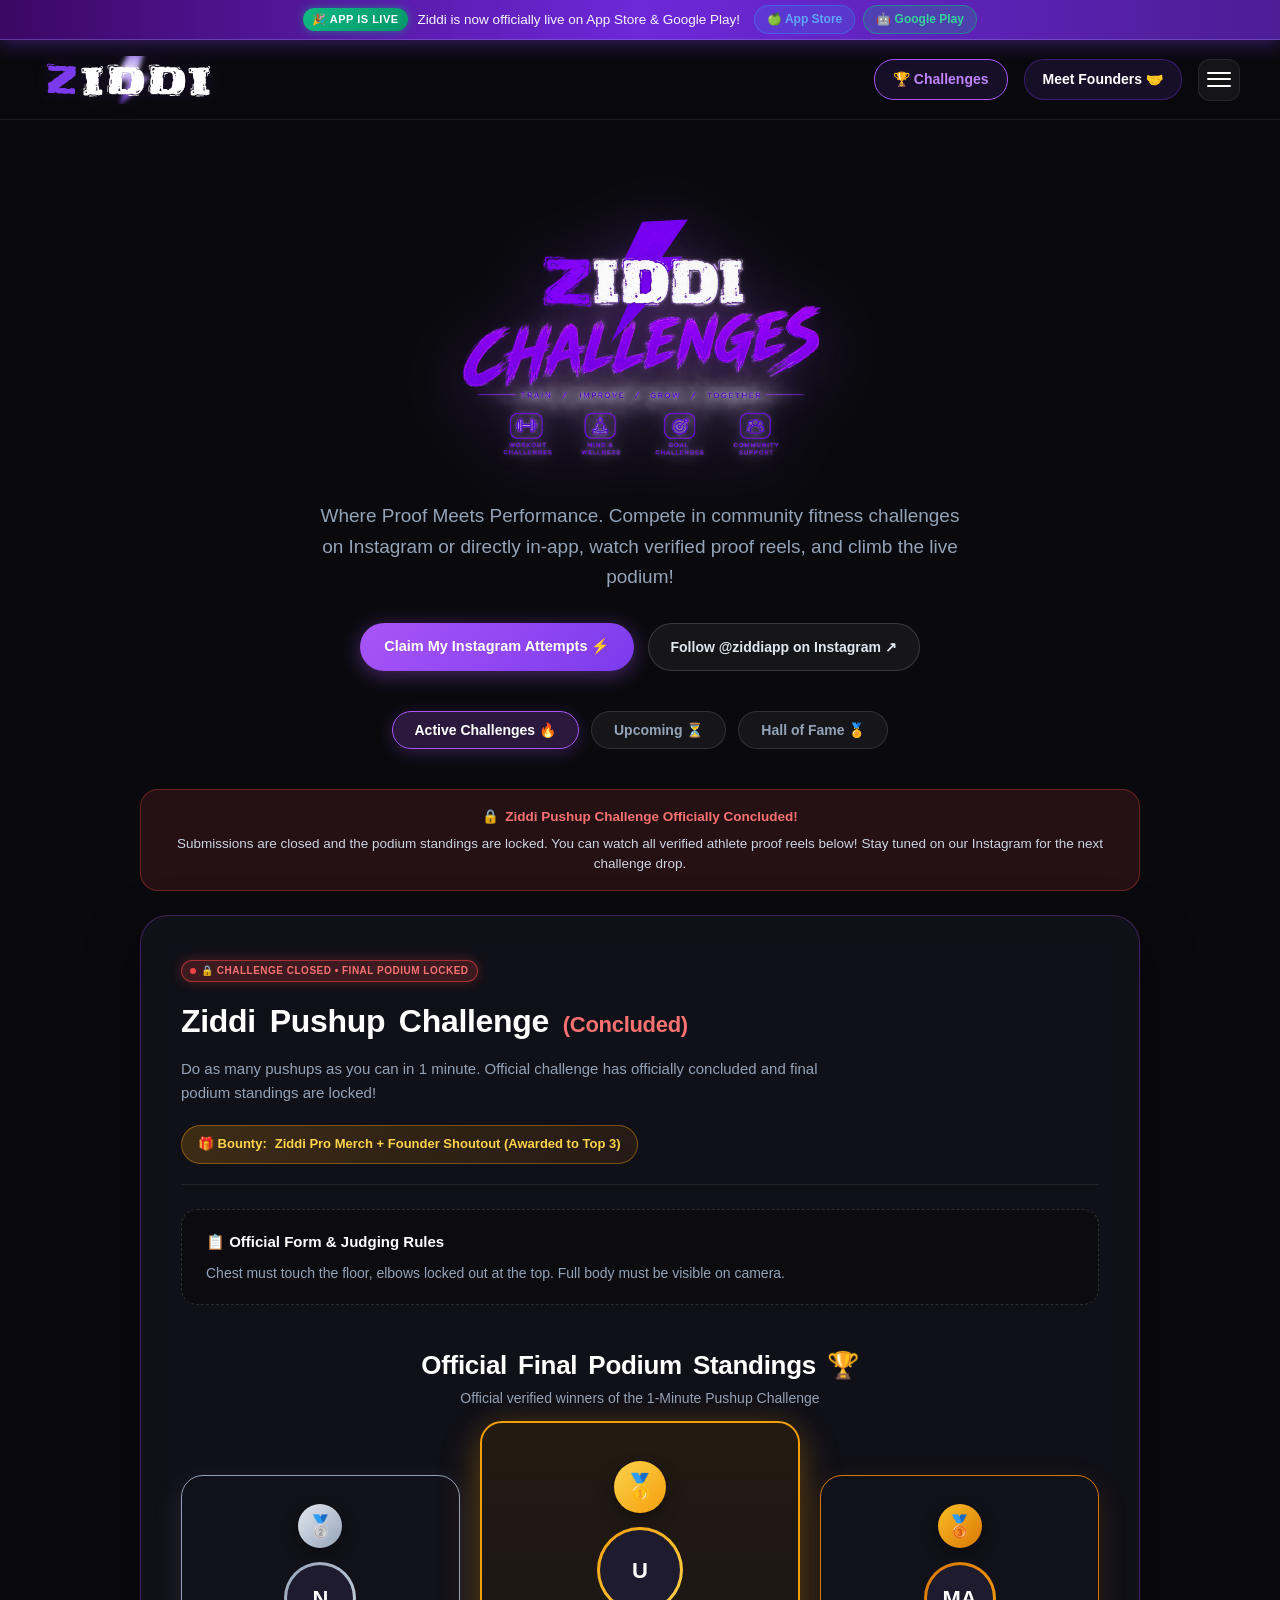
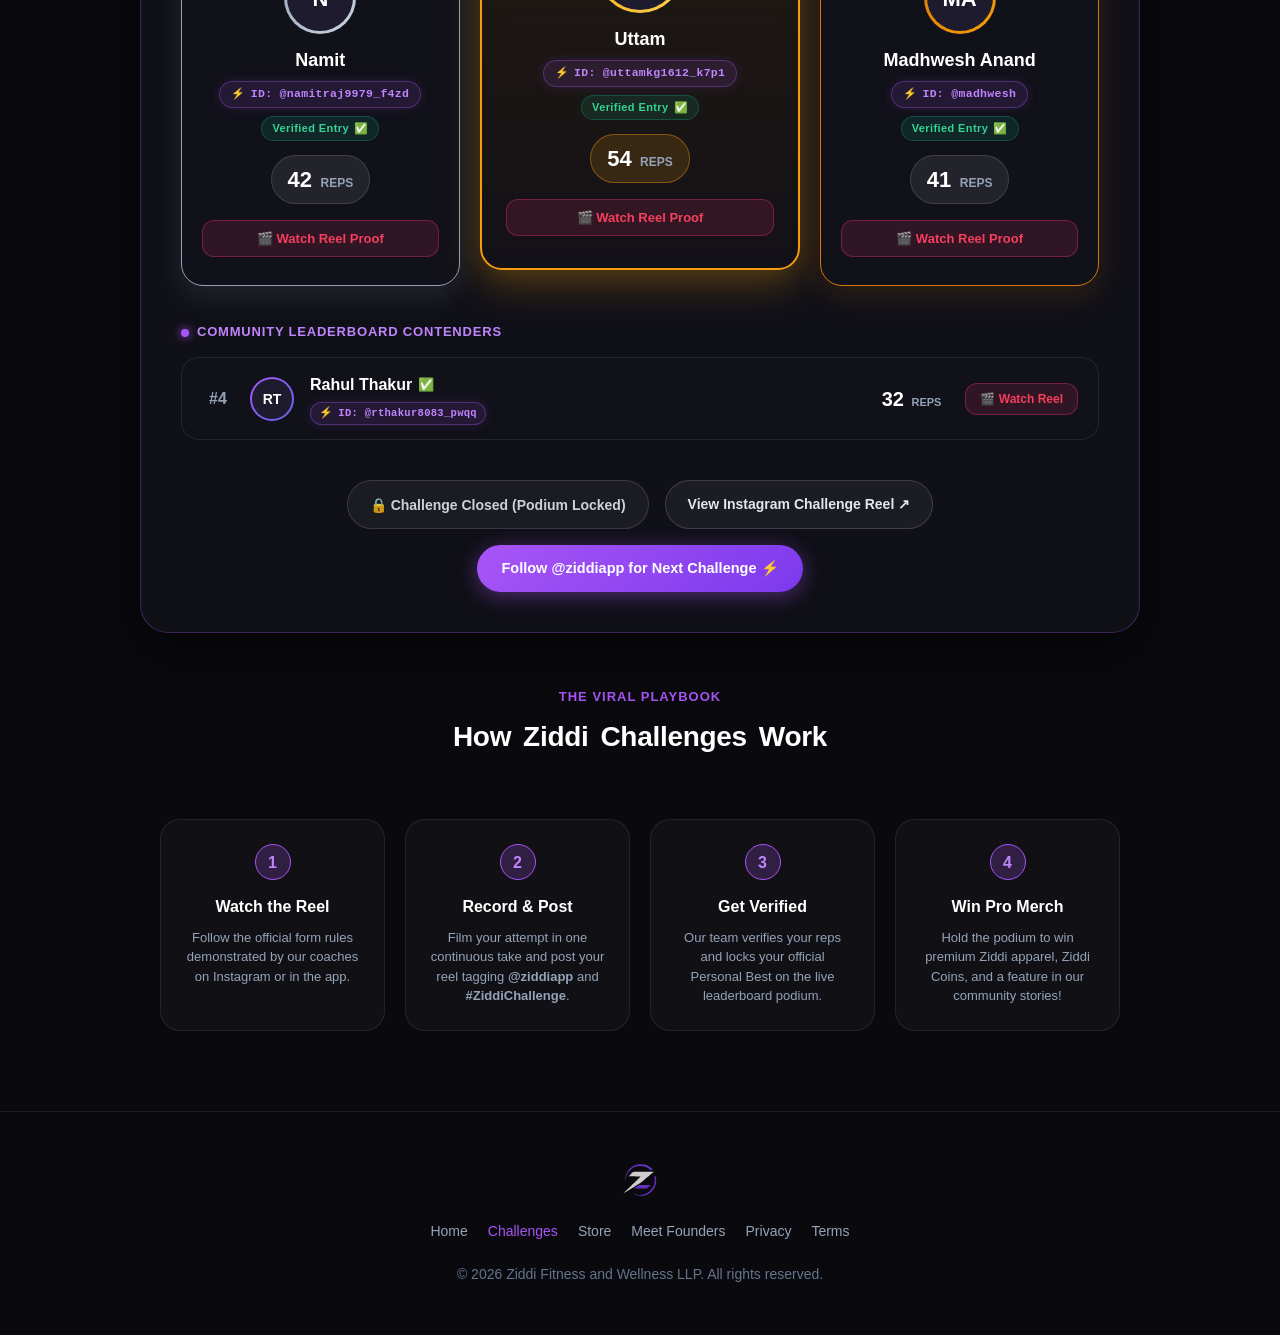
<file: challenges.html>
<!DOCTYPE html>
<html lang="en">
<head>
  <base href="/">
  <meta charset="UTF-8">
  <meta name="viewport" content="width=device-width, initial-scale=1.0">
  <title>Ziddi Community Challenges ⚡🏆 — Compete on Instagram & In-App</title>
  <meta name="description" content="Join Ziddi Community Fitness Challenges. Compete with top athletes across Instagram and the Ziddi app, get verified with video reels, and climb the live podium!">
  <link rel="canonical" href="https://www.ziddiapp.com/challenges">
  
  <!-- Open Graph -->
  <meta property="og:type" content="website">
  <meta property="og:url" content="https://www.ziddiapp.com/challenges">
  <meta property="og:title" content="Ziddi Community Challenges ⚡🏆 — Live Fitness Leaderboards">
  <meta property="og:description" content="Compete on Instagram & in the Ziddi app. Check live leaderboards, watch verified proof reels, and win Ziddi Pro Merch!">
  <meta property="og:image" content="https://www.ziddiapp.com/assets/Ziddi_Challenges_Fitness_Logo.png">

  <!-- Favicon -->
  <link rel="icon" type="image/png" sizes="512x512" href="/assets/favicon.png">
  <link rel="icon" type="image/png" sizes="192x192" href="/assets/favicon.png">
  <link rel="apple-touch-icon" sizes="180x180" href="/assets/favicon.png">
  <link rel="shortcut icon" href="/assets/favicon.png">

  <!-- Stylesheets & Scripts with Cache Busting v=4.8 -->
  <link rel="stylesheet" href="/assets/style.css?v=4.8">
  <script src="/assets/auth.js?v=4.8"></script>
  <script src="/assets/launch-timer.js?v=4.8"></script>
  <script src="/assets/challenges.js?v=4.8"></script>

  <style>
    .challenges-page-hero {
      text-align: center;
      padding: 120px 20px 40px 20px;
      max-width: 900px;
      margin: 0 auto;
    }

    .challenges-brand-logo-img {
      max-width: 480px;
      width: 100%;
      height: auto;
      margin-bottom: 24px;
      filter: drop-shadow(0 15px 35px rgba(168, 85, 247, 0.35));
    }

    .challenges-hero-tagline {
      font-size: 19px;
      color: #94A3B8;
      max-width: 650px;
      margin: 0 auto 30px auto;
      line-height: 1.6;
    }

    .challenges-tab-nav {
      display: flex;
      justify-content: center;
      gap: 12px;
      margin-bottom: 40px;
      flex-wrap: wrap;
    }

    .challenges-tab-btn {
      background: rgba(255, 255, 255, 0.05);
      border: 1px solid rgba(255, 255, 255, 0.12);
      color: #94A3B8;
      font-weight: 700;
      font-size: 14px;
      padding: 10px 22px;
      border-radius: 999px;
      cursor: pointer;
      transition: all 0.2s ease;
      font-family: inherit;
    }

    .challenges-tab-btn.active, .challenges-tab-btn:hover {
      background: rgba(168, 85, 247, 0.2);
      border-color: #A855F7;
      color: #FFF;
      box-shadow: 0 4px 16px rgba(168, 85, 247, 0.25);
    }

    .challenge-detail-box {
      background: rgba(18, 18, 26, 0.85);
      border: 1px solid rgba(168, 85, 247, 0.3);
      border-radius: 28px;
      padding: 40px;
      max-width: 1000px;
      margin: 0 auto 50px auto;
      backdrop-filter: blur(16px);
      box-shadow: 0 20px 50px rgba(0, 0, 0, 0.5);
    }

    .challenge-meta-row {
      display: flex;
      align-items: center;
      justify-content: space-between;
      gap: 20px;
      flex-wrap: wrap;
      margin-bottom: 24px;
      border-bottom: 1px solid rgba(255, 255, 255, 0.08);
      padding-bottom: 20px;
    }

    .bounty-badge {
      display: inline-flex;
      align-items: center;
      gap: 8px;
      background: linear-gradient(135deg, rgba(245, 158, 11, 0.2) 0%, rgba(217, 119, 6, 0.1) 100%);
      border: 1px solid rgba(245, 158, 11, 0.4);
      color: #FCD34D;
      padding: 8px 16px;
      border-radius: 999px;
      font-size: 13px;
      font-weight: 700;
    }

    .rules-card {
      background: rgba(0, 0, 0, 0.3);
      border: 1px dashed rgba(255, 255, 255, 0.15);
      border-radius: 16px;
      padding: 20px 24px;
      margin: 24px 0;
    }

    .rules-card h4 {
      color: #FFF;
      font-size: 15px;
      margin-bottom: 8px;
      display: flex;
      align-items: center;
      gap: 8px;
    }

    .rules-card p {
      color: #94A3B8;
      font-size: 14px;
      line-height: 1.6;
      margin: 0;
    }

    /* ── Self-Contained Challenge & Podium Styles ── */
    .btn-challenges-primary {
      display: inline-flex;
      align-items: center;
      gap: 8px;
      background: linear-gradient(135deg, #A855F7 0%, #7C3AED 100%);
      color: #FFF !important;
      font-weight: 700;
      font-size: 14.5px;
      padding: 12px 24px;
      border-radius: 999px;
      text-decoration: none;
      border: none;
      cursor: pointer;
      transition: all 0.25s ease;
      box-shadow: 0 4px 20px rgba(168, 85, 247, 0.4);
    }

    .btn-challenges-primary:hover {
      transform: translateY(-2px);
      box-shadow: 0 8px 25px rgba(168, 85, 247, 0.6);
    }

    .btn-challenges-secondary {
      display: inline-flex;
      align-items: center;
      gap: 8px;
      background: rgba(255, 255, 255, 0.05);
      color: #E2E8F0 !important;
      font-weight: 600;
      font-size: 14px;
      padding: 12px 22px;
      border-radius: 999px;
      text-decoration: none;
      border: 1px solid rgba(255, 255, 255, 0.15);
      cursor: pointer;
      transition: all 0.25s ease;
    }

    .btn-challenges-secondary:hover {
      background: rgba(255, 255, 255, 0.1);
      border-color: rgba(168, 85, 247, 0.4);
      color: #FFF !important;
    }

    .podium-grid {
      display: grid;
      grid-template-columns: 1fr 1.15fr 1fr;
      align-items: flex-end;
      gap: 20px;
      max-width: 960px;
      margin: 0 auto;
    }

    .podium-card {
      position: relative;
      background: rgba(18, 18, 26, 0.85);
      border: 1px solid rgba(255, 255, 255, 0.08);
      border-radius: 22px;
      padding: 28px 20px;
      text-align: center;
      backdrop-filter: blur(14px);
      transition: all 0.3s ease;
      display: flex;
      flex-direction: column;
      align-items: center;
    }

    .podium-card:hover {
      transform: translateY(-6px);
    }

    .podium-card.rank-1 {
      background: linear-gradient(180deg, rgba(38, 28, 16, 0.9) 0%, rgba(20, 18, 24, 0.95) 100%);
      border: 2px solid #F59E0B;
      box-shadow: 0 15px 40px rgba(245, 158, 11, 0.25), 0 0 30px rgba(245, 158, 11, 0.15);
      padding: 38px 24px 32px 24px;
      transform: translateY(-16px);
    }

    .podium-card.rank-1:hover {
      transform: translateY(-22px);
      box-shadow: 0 20px 50px rgba(245, 158, 11, 0.35);
    }

    .podium-card.rank-2 {
      border: 1.5px solid #94A3B8;
      box-shadow: 0 10px 30px rgba(148, 163, 184, 0.15);
    }

    .podium-card.rank-3 {
      border: 1.5px solid #D97706;
      box-shadow: 0 10px 30px rgba(217, 119, 6, 0.15);
    }

    .podium-medal {
      width: 44px;
      height: 44px;
      border-radius: 50%;
      display: flex;
      align-items: center;
      justify-content: center;
      font-size: 22px;
      margin-bottom: 14px;
      box-shadow: 0 6px 16px rgba(0, 0, 0, 0.4);
    }

    .podium-card.rank-1 .podium-medal {
      background: linear-gradient(135deg, #FCD34D 0%, #F59E0B 100%);
      width: 52px;
      height: 52px;
      font-size: 26px;
    }

    .podium-card.rank-2 .podium-medal {
      background: linear-gradient(135deg, #E2E8F0 0%, #94A3B8 100%);
    }

    .podium-card.rank-3 .podium-medal {
      background: linear-gradient(135deg, #FBBF24 0%, #D97706 100%);
    }

    .podium-avatar-wrapper {
      position: relative;
      width: 72px;
      height: 72px;
      border-radius: 50%;
      padding: 3px;
      margin-bottom: 12px;
    }

    .podium-card.rank-1 .podium-avatar-wrapper {
      width: 86px;
      height: 86px;
      background: linear-gradient(135deg, #F59E0B 0%, #FCD34D 100%);
    }

    .podium-card.rank-2 .podium-avatar-wrapper {
      background: linear-gradient(135deg, #94A3B8 0%, #CBD5E1 100%);
    }

    .podium-card.rank-3 .podium-avatar-wrapper {
      background: linear-gradient(135deg, #D97706 0%, #F59E0B 100%);
    }

    .podium-avatar {
      width: 100%;
      height: 100%;
      border-radius: 50%;
      object-fit: cover;
      background: #1E1B2E;
      display: flex;
      align-items: center;
      justify-content: center;
      color: #FFF;
      font-weight: 800;
      font-size: 22px;
    }

    .podium-athlete-name {
      font-size: 18px;
      font-weight: 700;
      color: #FFF;
      margin-bottom: 6px;
      white-space: nowrap;
      overflow: hidden;
      text-overflow: ellipsis;
      max-width: 100%;
    }

    .podium-ziddi-id {
      display: inline-flex;
      align-items: center;
      gap: 5px;
      font-size: 11.5px;
      color: #C084FC;
      background: rgba(168, 85, 247, 0.12);
      border: 1px solid rgba(168, 85, 247, 0.35);
      padding: 3px 11px;
      border-radius: 999px;
      font-family: ui-monospace, SFMono-Regular, Menlo, Monaco, Consolas, monospace;
      font-weight: 600;
      margin-bottom: 8px;
      letter-spacing: 0.3px;
      max-width: 90%;
      overflow: hidden;
      text-overflow: ellipsis;
      white-space: nowrap;
      box-shadow: 0 0 12px rgba(168, 85, 247, 0.15);
    }

    .podium-ziddi-id .ziddi-id-icon {
      color: #A855F7;
      font-size: 11px;
    }

    .podium-verified-badge {
      display: inline-flex;
      align-items: center;
      gap: 5px;
      font-size: 11px;
      color: #34D399;
      background: rgba(16, 185, 129, 0.12);
      border: 1px solid rgba(16, 185, 129, 0.3);
      padding: 3px 10px;
      border-radius: 999px;
      font-weight: 700;
      margin-bottom: 14px;
      letter-spacing: 0.4px;
    }

    .podium-score-pill {
      background: rgba(255, 255, 255, 0.08);
      border: 1px solid rgba(255, 255, 255, 0.12);
      border-radius: 999px;
      padding: 6px 16px;
      margin-bottom: 16px;
    }

    .podium-card.rank-1 .podium-score-pill {
      background: rgba(245, 158, 11, 0.15);
      border-color: rgba(245, 158, 11, 0.4);
    }

    .podium-score-val {
      font-size: 22px;
      font-weight: 900;
      color: #FFF;
    }

    .podium-score-unit {
      font-size: 12px;
      color: #94A3B8;
      font-weight: 700;
      text-transform: uppercase;
      margin-left: 4px;
    }

    .podium-reel-btn {
      width: 100%;
      display: inline-flex;
      align-items: center;
      justify-content: center;
      gap: 6px;
      background: rgba(225, 48, 108, 0.15);
      border: 1px solid rgba(225, 48, 108, 0.4);
      color: #F43F5E;
      padding: 10px 14px;
      border-radius: 12px;
      font-size: 13px;
      font-weight: 700;
      cursor: pointer;
      transition: all 0.2s ease;
      font-family: inherit;
    }

    .podium-reel-btn:hover {
      background: rgba(225, 48, 108, 0.25);
      border-color: #E1306C;
      color: #FFF;
      transform: translateY(-2px);
    }

    /* ── Leaderboard Contenders (Rank 4+) ── */
    .podium-contenders-section {
      margin-top: 36px;
      max-width: 960px;
      margin-left: auto;
      margin-right: auto;
      width: 100%;
    }

    .podium-contenders-title {
      display: flex;
      align-items: center;
      gap: 8px;
      font-size: 13px;
      font-weight: 800;
      color: #C084FC;
      text-transform: uppercase;
      letter-spacing: 0.8px;
      margin-bottom: 14px;
    }

    .podium-contenders-list {
      display: flex;
      flex-direction: column;
      gap: 12px;
    }

    .contender-row {
      display: flex;
      align-items: center;
      gap: 16px;
      background: rgba(18, 18, 26, 0.85);
      border: 1px solid rgba(255, 255, 255, 0.08);
      border-radius: 18px;
      padding: 14px 20px;
      backdrop-filter: blur(12px);
      transition: all 0.25s ease;
    }

    .contender-row:hover {
      background: rgba(26, 26, 38, 0.95);
      border-color: rgba(168, 85, 247, 0.4);
      transform: translateY(-2px);
      box-shadow: 0 8px 24px rgba(0, 0, 0, 0.35);
    }

    .contender-rank {
      font-size: 16px;
      font-weight: 900;
      color: #94A3B8;
      min-width: 32px;
      text-align: center;
      font-variant-numeric: tabular-nums;
    }

    .contender-avatar-wrapper {
      width: 44px;
      height: 44px;
      border-radius: 50%;
      padding: 2px;
      background: linear-gradient(135deg, #A855F7 0%, #6366F1 100%);
      flex-shrink: 0;
    }

    .contender-avatar {
      width: 100%;
      height: 100%;
      border-radius: 50%;
      object-fit: cover;
      background: #1E1B2E;
      display: flex;
      align-items: center;
      justify-content: center;
      color: #FFF;
      font-weight: 800;
      font-size: 14px;
    }

    .contender-info {
      flex: 1;
      min-width: 0;
      display: flex;
      flex-direction: column;
      gap: 4px;
    }

    .contender-name-row {
      display: flex;
      align-items: center;
      gap: 6px;
    }

    .contender-name {
      font-size: 16px;
      font-weight: 700;
      color: #FFF;
      white-space: nowrap;
      overflow: hidden;
      text-overflow: ellipsis;
    }

    .contender-verified-icon {
      font-size: 13px;
    }

    .contender-ziddi-id {
      margin-bottom: 0 !important;
      padding: 2px 8px !important;
      font-size: 10.5px !important;
      align-self: flex-start;
    }

    .contender-score {
      text-align: right;
      flex-shrink: 0;
      margin-right: 8px;
    }

    .contender-score-val {
      font-size: 20px;
      font-weight: 900;
      color: #FFF;
    }

    .contender-score-unit {
      font-size: 11px;
      color: #94A3B8;
      font-weight: 700;
      text-transform: uppercase;
      margin-left: 3px;
    }

    .contender-reel-btn {
      width: auto !important;
      padding: 8px 14px !important;
      font-size: 12px !important;
      flex-shrink: 0;
    }

    @media (max-width: 640px) {
      .contender-row {
        flex-wrap: wrap;
        gap: 10px;
        padding: 12px 14px;
      }
      .contender-action {
        width: 100%;
        margin-top: 4px;
      }
      .contender-reel-btn {
        width: 100% !important;
      }
    }

    @media (max-width: 900px) {
      .podium-grid {
        grid-template-columns: 1fr;
        gap: 16px;
      }
      .podium-card.rank-1 {
        order: -1;
        transform: none;
      }
      .podium-card.rank-1:hover {
        transform: translateY(-4px);
      }
    }

    .how-it-works-grid {
      display: grid;
      grid-template-columns: repeat(auto-fit, minmax(220px, 1fr));
      gap: 20px;
      max-width: 1000px;
      margin: 60px auto 40px auto;
      padding: 0 20px;
    }

    .how-step-card {
      background: rgba(255, 255, 255, 0.03);
      border: 1px solid rgba(255, 255, 255, 0.08);
      border-radius: 20px;
      padding: 24px;
      text-align: center;
    }

    .how-step-num {
      width: 36px;
      height: 36px;
      border-radius: 50%;
      background: rgba(168, 85, 247, 0.2);
      border: 1px solid #A855F7;
      color: #C084FC;
      display: flex;
      align-items: center;
      justify-content: center;
      font-weight: 800;
      margin: 0 auto 14px auto;
    }

    .how-step-card h5 {
      color: #FFF;
      font-size: 16px;
      font-weight: 700;
      margin-bottom: 8px;
    }

    .how-step-card p {
      color: #94A3B8;
      font-size: 13px;
      line-height: 1.5;
      margin: 0;
    }
  </style>
</head>
<body class="has-top-banner" style="background: #0A0A0E; color: #FFF; font-family: -apple-system, BlinkMacSystemFont, 'Segoe UI', Roboto, Helvetica, Arial, sans-serif; margin: 0; overflow-x: hidden;">

  <!-- Fixed Top Announcement Bar -->
  <div class="top-announcement-banner">
    <div class="banner-content">
      <span class="banner-badge">🎉 APP IS LIVE</span>
      <span class="banner-text">Ziddi is now officially live on <strong>App Store</strong> &amp; <strong>Google Play</strong>!</span>
    </div>
    <div class="banner-actions">
      <a href="https://apps.apple.com/in/app/ziddi/id6809047218" target="_blank" rel="noopener noreferrer" class="banner-cta ios-cta">
        🍏 App Store
      </a>
      <a href="https://play.google.com/store/apps/details?id=com.ziddi.app&hl=en" target="_blank" rel="noopener noreferrer" class="banner-cta android-cta">
        🤖 Google Play
      </a>
    </div>
  </div>

  <!-- Header Navigation -->
  <header class="main-header">
    <a href="/" class="logo-container">
      <img src="/assets/logo.svg" alt="Ziddi Logo" class="logo-img">
    </a>
    <div class="header-right-actions">
      <a href="/challenges.html" class="header-founders-btn" style="border-color: #A855F7; color: #C084FC;">🏆 Challenges</a>
      <a href="/founders.html" class="header-founders-btn">Meet Founders 🤝</a>
      <button class="nav-menu-btn" id="menuToggle" aria-label="Toggle Navigation">
        <span></span><span></span><span></span>
      </button>
    </div>
  </header>

  <!-- Side Navigation Drawer -->
  <div class="drawer-backdrop" id="drawerBackdrop"></div>
  <div class="side-drawer" id="sideDrawer">
    <div style="margin-bottom: 20px;">
      <img src="/assets/z_vector_logo.svg" alt="Ziddi Logo" style="height: 60px; width: auto;">
    </div>
    <a href="/">Home</a>
    <a href="/challenges.html" class="drawer-challenge-link">
      <span>Ziddi Challenges ⚡🏆</span>
      <span class="badge-live-pulse">LIVE</span>
    </a>
    <a href="/ai.html" style="color: var(--primary); font-weight: 700;">Zidd AI Coach 🤖</a>
    <a href="/store">Ziddi Store 🛍️</a>
    <a href="/founders">Meet the Founders</a>
    <a href="/privacy">Privacy Policy</a>
    <a href="/terms">Terms & Conditions</a>
    <a href="/feedback">Contact Us</a>
    <a href="https://apps.apple.com/in/app/ziddi/id6809047218" target="_blank" class="drawer-login-btn" style="background: linear-gradient(135deg, #2563EB 0%, #1D4ED8 100%); margin-bottom: 6px;">🍏 Apple App Store</a>
    <a href="https://play.google.com/store/apps/details?id=com.ziddi.app&hl=en" target="_blank" class="drawer-login-btn" style="background: linear-gradient(135deg, #10B981 0%, #059669 100%);">🤖 Google Play Store</a>
  </div>

  <!-- Main Content Container -->
  <main>
    <!-- Hero Showcase Section -->
    <section class="challenges-page-hero">
      <img src="/assets/Ziddi_Challenges_Fitness_Logo.png" alt="Ziddi Community Challenges" class="challenges-brand-logo-img">
      <p class="challenges-hero-tagline">
        Where Proof Meets Performance. Compete in community fitness challenges on Instagram or directly in-app, watch verified proof reels, and climb the live podium!
      </p>
      
      <div style="display: flex; gap: 14px; justify-content: center; flex-wrap: wrap;">
        <button onclick="ZiddiChallenges.openClaimModal()" class="btn-challenges-primary">
          <span>Claim My Instagram Attempts ⚡</span>
        </button>
        <a href="https://www.instagram.com/ziddiapp/" target="_blank" rel="noopener noreferrer" class="btn-challenges-secondary">
          <span>Follow @ziddiapp on Instagram ↗</span>
        </a>
      </div>
    </section>

    <!-- Filter Tabs (Active, Upcoming, Completed) -->
    <div class="challenges-tab-nav">
      <button class="challenges-tab-btn active" onclick="switchChallengeTab('ACTIVE')">Active Challenges 🔥</button>
      <button class="challenges-tab-btn" onclick="switchChallengeTab('UPCOMING')">Upcoming ⏳</button>
      <button class="challenges-tab-btn" onclick="switchChallengeTab('COMPLETED')">Hall of Fame 🏅</button>
    </div>

    <!-- Active Challenge Details & Leaderboard Mount Container -->
    <div id="challengeDetailsMount" style="padding: 0 20px;">
      <div style="text-align: center; padding: 60px 20px; color: #94A3B8;">
        <div style="font-size: 32px; animation: pulse-dot 1s infinite;">⚡</div>
        <p>Loading live challenge standings...</p>
      </div>
    </div>

    <!-- 4-Step Funnel: How It Works -->
    <div style="text-align: center; margin-top: 40px;">
      <span style="color: #A855F7; font-weight: 800; font-size: 13px; text-transform: uppercase; letter-spacing: 1px;">The Viral Playbook</span>
      <h3 style="font-size: 28px; font-weight: 800; margin-top: 6px;">How Ziddi Challenges Work</h3>
    </div>

    <div class="how-it-works-grid">
      <div class="how-step-card">
        <div class="how-step-num">1</div>
        <h5>Watch the Reel</h5>
        <p>Follow the official form rules demonstrated by our coaches on Instagram or in the app.</p>
      </div>
      <div class="how-step-card">
        <div class="how-step-num">2</div>
        <h5>Record &amp; Post</h5>
        <p>Film your attempt in one continuous take and post your reel tagging <strong>@ziddiapp</strong> and <strong>#ZiddiChallenge</strong>.</p>
      </div>
      <div class="how-step-card">
        <div class="how-step-num">3</div>
        <h5>Get Verified</h5>
        <p>Our team verifies your reps and locks your official Personal Best on the live leaderboard podium.</p>
      </div>
      <div class="how-step-card">
        <div class="how-step-num">4</div>
        <h5>Win Pro Merch</h5>
        <p>Hold the podium to win premium Ziddi apparel, Ziddi Coins, and a feature in our community stories!</p>
      </div>
    </div>
  </main>

  <!-- Global Footer -->
  <footer style="border-top: 1px solid rgba(255, 255, 255, 0.08); padding: 50px 20px; text-align: center; color: #64748B; font-size: 14px; margin-top: 80px;">
    <div style="margin-bottom: 16px;">
      <img src="/assets/z_vector_logo.svg" alt="Ziddi" style="height: 36px; opacity: 0.8;">
    </div>
    <div style="display: flex; gap: 20px; justify-content: center; flex-wrap: wrap; margin-bottom: 20px;">
      <a href="/" style="color: #94A3B8; text-decoration: none;">Home</a>
      <a href="/challenges.html" style="color: #A855F7; text-decoration: none;">Challenges</a>
      <a href="/store" style="color: #94A3B8; text-decoration: none;">Store</a>
      <a href="/founders" style="color: #94A3B8; text-decoration: none;">Meet Founders</a>
      <a href="/privacy" style="color: #94A3B8; text-decoration: none;">Privacy</a>
      <a href="/terms" style="color: #94A3B8; text-decoration: none;">Terms</a>
    </div>
    <p>© 2026 Ziddi Fitness and Wellness LLP. All rights reserved.</p>
  </footer>

  <script>
    // Side Drawer logic
    const menuToggle = document.getElementById('menuToggle');
    const sideDrawer = document.getElementById('sideDrawer');
    const drawerBackdrop = document.getElementById('drawerBackdrop');

    if (menuToggle && sideDrawer && drawerBackdrop) {
      menuToggle.addEventListener('click', () => {
        sideDrawer.classList.toggle('open');
        drawerBackdrop.classList.toggle('open');
      });
      drawerBackdrop.addEventListener('click', () => {
        sideDrawer.classList.remove('open');
        drawerBackdrop.classList.remove('open');
      });
    }

    // Dynamic Tab Switcher
    async function switchChallengeTab(status) {
      document.querySelectorAll('.challenges-tab-btn').forEach(btn => btn.classList.remove('active'));
      if (event && event.target) event.target.classList.add('active');

      const mount = document.getElementById('challengeDetailsMount');
      if (mount) {
        mount.innerHTML = `
          <div style="text-align: center; padding: 40px; color: #94A3B8;">
            <p>Loading ${status.toLowerCase()} challenges...</p>
          </div>
        `;
      }

      await loadChallengesPage(status);
    }

    async function loadChallengesPage(status = 'ACTIVE') {
      const mount = document.getElementById('challengeDetailsMount');
      if (!mount) return;

      const challenges = await ZiddiChallenges.fetchChallenges(status);
      if (!challenges || challenges.length === 0) {
        mount.innerHTML = `
          <div class="challenge-detail-box" style="text-align: center; padding: 60px 20px;">
            <div style="font-size: 40px; margin-bottom: 12px;">⏳</div>
            <h3 style="font-size: 22px;">No ${status.toLowerCase()} challenges at this moment</h3>
            <p style="color: #94A3B8; margin-top: 8px;">Stay tuned! We drop new community challenges regularly on our Instagram.</p>
            <a href="https://www.instagram.com/ziddiapp/" target="_blank" class="btn-challenges-primary" style="margin-top: 20px;">
              Follow @ziddiapp for Announcements ↗
            </a>
          </div>
        `;
        return;
      }

      const active = challenges[0];
      const leaderboard = await ZiddiChallenges.fetchLeaderboard(active.id);
      const isClosed = active.status === 'COMPLETED' || active.is_closed;

      mount.innerHTML = `
        ${isClosed ? `
          <!-- Concluded Banner Notice -->
          <div style="max-width: 1000px; margin: 0 auto 24px auto; background: rgba(239, 68, 68, 0.12); border: 1.5px solid rgba(239, 68, 68, 0.35); border-radius: 18px; padding: 16px 22px; text-align: center;">
            <div style="color: #F87171; font-weight: 800; font-size: 13.5px; display: flex; align-items: center; justify-content: center; gap: 6px;">
              <span>🔒</span> <span>Ziddi Pushup Challenge Officially Concluded!</span>
            </div>
            <p style="color: #CBD5E1; font-size: 13.5px; margin: 6px 0 0 0; line-height: 1.5;">
              Submissions are closed and the podium standings are locked. You can watch all verified athlete proof reels below! Stay tuned on our Instagram for the next challenge drop.
            </p>
          </div>
        ` : ''}

        <div class="challenge-detail-box">
          <div class="challenge-meta-row">
            <div>
              ${isClosed ? `
                <span class="badge-live-pulse" style="background: rgba(239, 68, 68, 0.2); border: 1px solid rgba(239, 68, 68, 0.6); color: #F87171; box-shadow: 0 0 12px rgba(239, 68, 68, 0.3); margin-bottom: 8px;">
                  🔒 CHALLENGE CLOSED • FINAL PODIUM LOCKED
                </span>
              ` : `
                <span class="badge-live-pulse" style="margin-bottom: 8px;">Active Challenge</span>
              `}
              <h2 style="font-size: 32px; font-weight: 800; margin: 6px 0 10px 0; color: #FFF;">
                ${active.title} ${isClosed ? '<span style="color: #F87171; font-size: 22px;">(Concluded)</span>' : ''}
              </h2>
              <p style="color: #94A3B8; font-size: 15px; margin: 0; max-width: 650px; line-height: 1.6;">
                ${active.description}
              </p>
            </div>
            <div>
              <div class="bounty-badge">
                <span>🎁 Bounty:</span>
                <span>${active.reward_description || 'Ziddi Pro Merch + 1000 Coins'}</span>
              </div>
            </div>
          </div>

          <!-- Strict Rules Accordion -->
          <div class="rules-card">
            <h4>
              <span>📋 Official Form &amp; Judging Rules</span>
            </h4>
            <p>${active.rules || 'Standard strict form required. Video must clearly show full range of motion without camera cuts.'}</p>
          </div>

          <!-- Top 3 Podium (Celebrating Top 3 Athletes & Proof Reels) -->
          <div style="margin-top: 40px;">
            <div style="text-align: center; margin-bottom: 28px;">
              <h3 style="font-size: 26px; font-weight: 800; color: #FFF;">${isClosed ? 'Official Final Podium Standings 🏆' : 'Live Podium Standings'}</h3>
              <p style="color: #94A3B8; font-size: 14px;">${isClosed ? 'Official verified winners of the 1-Minute Pushup Challenge' : 'Top 3 verified athletes holding the podium for this challenge'}</p>
            </div>
            ${ZiddiChallenges.renderPodiumHtml(leaderboard, active.unit)}
          </div>

          <!-- Bottom Action Buttons -->
          <div style="display: flex; justify-content: center; gap: 16px; margin-top: 40px; flex-wrap: wrap;">
            ${isClosed ? `
              <button class="btn-challenges-secondary" style="cursor: default; opacity: 0.9;" disabled>
                <span>🔒 Challenge Closed (Podium Locked)</span>
              </button>
            ` : `
              <button onclick="ZiddiChallenges.openClaimModal()" class="btn-challenges-primary">
                <span>Claim Your Instagram Attempts ⚡</span>
              </button>
            `}
            ${active.instagram_post_url ? `
              <a href="${active.instagram_post_url}" target="_blank" rel="noopener noreferrer" class="btn-challenges-secondary">
                <span>View Instagram Challenge Reel ↗</span>
              </a>
            ` : ''}
            <a href="https://www.instagram.com/ziddiapp/" target="_blank" rel="noopener noreferrer" class="btn-challenges-primary">
              <span>Follow @ziddiapp for Next Challenge ⚡</span>
            </a>
          </div>
        </div>
      `;
    }

    document.addEventListener('DOMContentLoaded', () => {
      loadChallengesPage('ACTIVE');
    });
  </script>
</body>
</html>
</file>
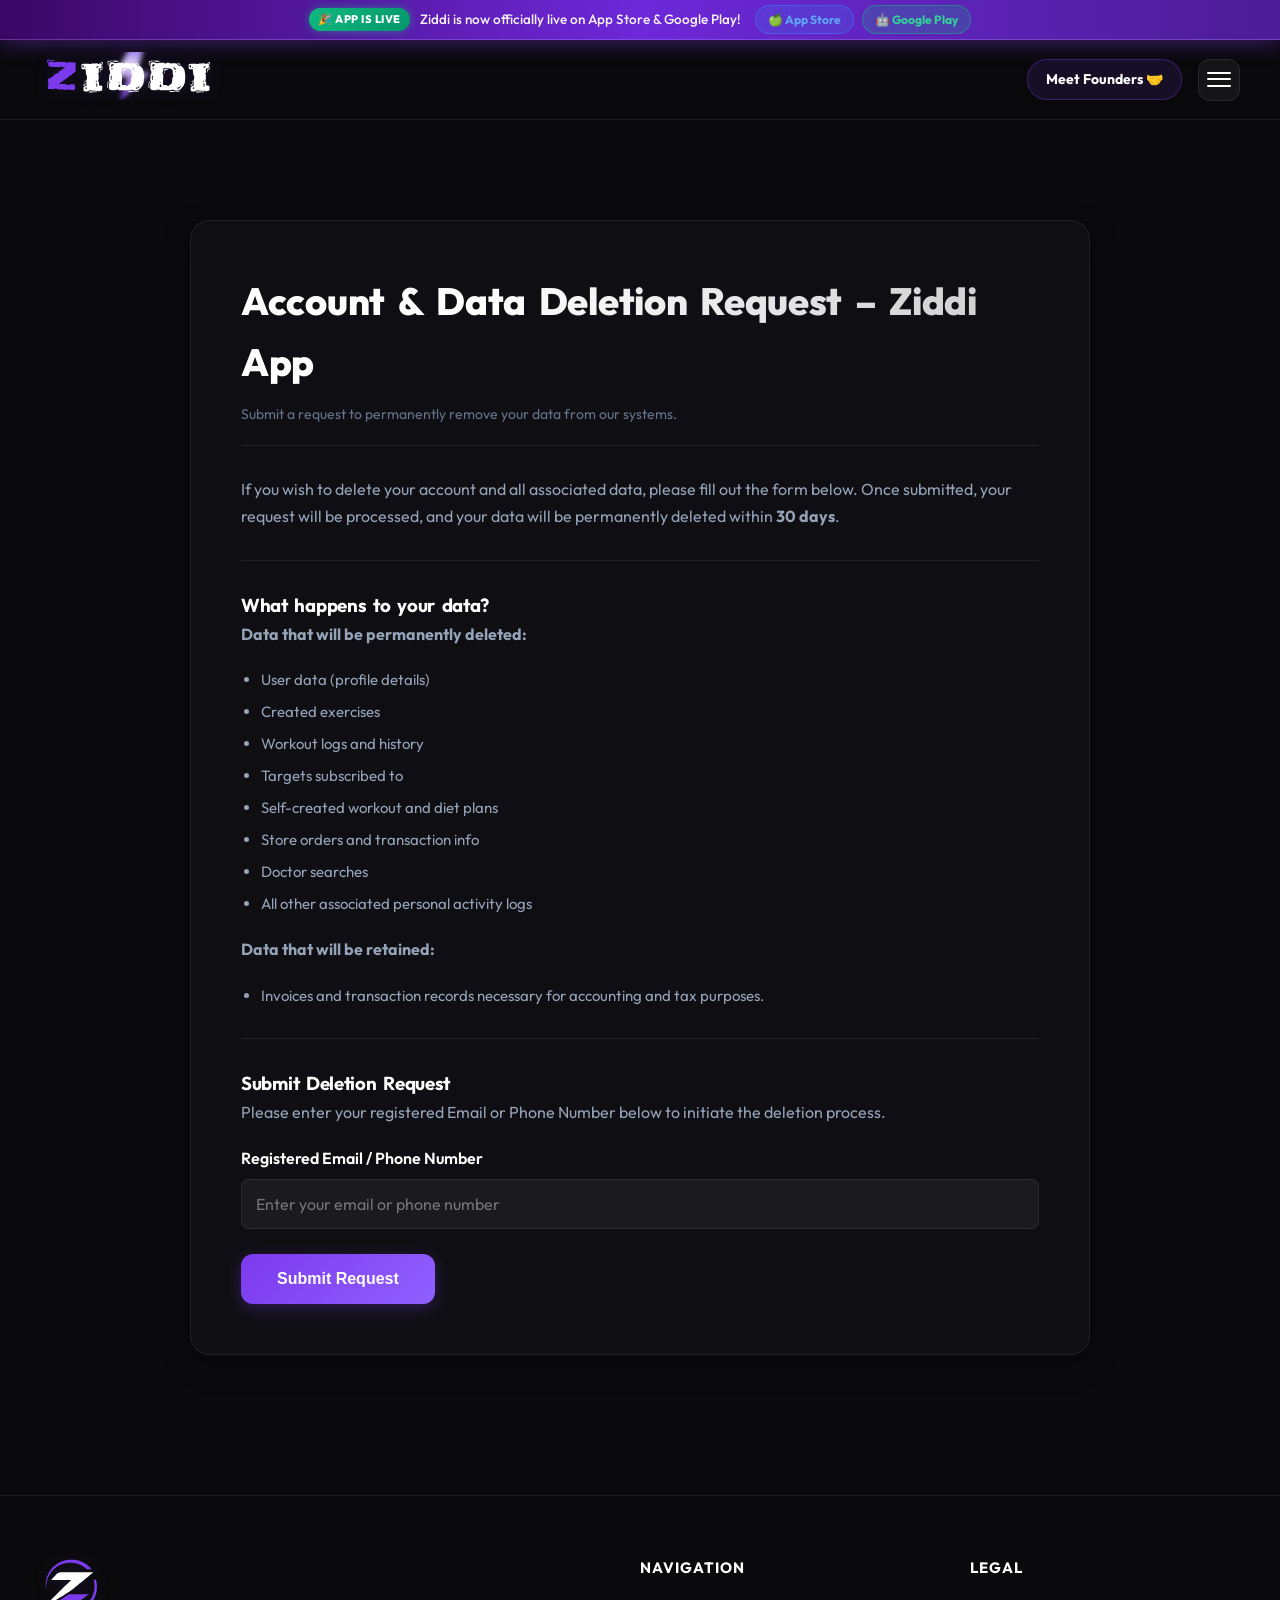
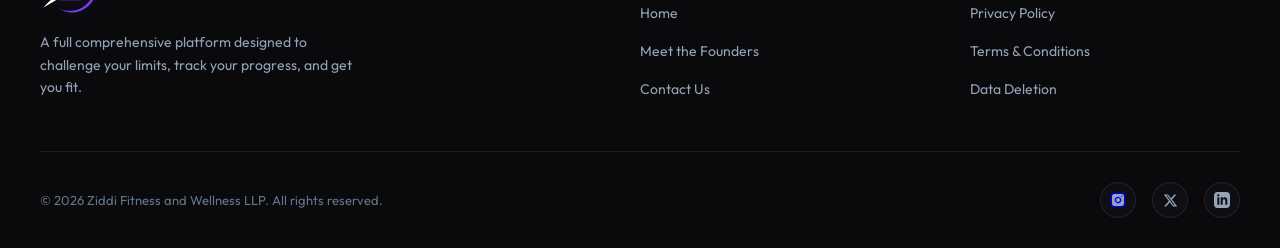
<file: data-deletion.html>
<!DOCTYPE html>
<html lang="en">
  <!-- Google tag (gtag.js) -->
<script async src="https://www.googletagmanager.com/gtag/js?id=G-QQ1TR0W003"></script>
<script>
  window.dataLayer = window.dataLayer || [];
  function gtag(){dataLayer.push(arguments);}
  gtag('js', new Date());

  gtag('config', 'G-QQ1TR0W003');
</script>

<head>
  <meta charset="UTF-8">
  <meta name="viewport" content="width=device-width, initial-scale=1.0">
  <title>Data Deletion Request — Ziddi | Human Performance & Preventive Health Platform</title>
  <link rel="canonical" href="https://www.ziddiapp.com/data-deletion">
      <!-- Favicon for Google Search & Browsers -->
  <link rel="icon" type="image/png" sizes="512x512" href="assets/favicon.png">
  <link rel="icon" type="image/png" sizes="192x192" href="assets/favicon.png">
  <link rel="apple-touch-icon" sizes="180x180" href="assets/favicon.png">
  <link rel="shortcut icon" href="assets/favicon.png">
  <link rel="stylesheet" href="/assets/style.css?v=4.4">
  <script src="/assets/auth.js?v=4.4"></script>
  <script src="/assets/store.js?v=4.4"></script>
  <script src="/assets/subscription-modal.js?v=4.4"></script>
  <script src="/assets/launch-timer.js?v=4.8"></script>
  <style>
    /* Specific styles for form */
    .deletion-form {
      display: flex;
      flex-direction: column;
      gap: 15px;
      margin-top: 20px;
    }
    .form-group {
      display: flex;
      flex-direction: column;
      gap: 8px;
    }
    .form-group label {
      color: var(--text-primary);
      font-weight: 600;
    }
    .form-group input {
      padding: 14px;
      border-radius: 8px;
      border: 1px solid var(--border);
      background: rgba(255,255,255,0.05);
      color: var(--text-primary);
      font-size: 16px;
      font-family: var(--font);
    }
    .form-group input:focus {
      outline: none;
      border-color: var(--primary);
    }
    .submit-btn {
      margin-top: 10px;
      align-self: flex-start;
    }
  </style>
</head>
<body class="has-top-banner">

  <!-- Top Announcement Banner -->
  <div class="top-announcement-banner">
    <div class="banner-content">
      <span class="banner-badge">🎉 APP IS LIVE</span>
      <span class="banner-text">Ziddi is now officially live on <strong>App Store</strong> &amp; <strong>Google Play</strong>!</span>
    </div>
    <div class="banner-actions">
      <a href="https://apps.apple.com/in/app/ziddi/id6809047218" target="_blank" rel="noopener noreferrer" class="banner-cta ios-cta">
        🍏 App Store
      </a>
      <a href="https://play.google.com/store/apps/details?id=com.ziddi.app&hl=en" target="_blank" rel="noopener noreferrer" class="banner-cta android-cta">
        🤖 Google Play
      </a>
    </div>
  </div>

  <!-- Background glows -->
  <div class="gradient-accent glow-top-right"></div>
  <div class="gradient-accent glow-bottom-left"></div>

  <!-- Header -->
  <header id="mainHeader">
    <a href="index.html" class="logo-container">
      <picture>
        <source media="(max-width: 900px)" srcset="assets/z_vector_logo.svg">
        <img src="assets/logo.svg" alt="Ziddi Logo" class="logo-img">
      </picture>
    </a>
    <div class="header-right-actions">
      <a href="founders.html" class="header-founders-btn">Meet Founders 🤝</a>
      <button class="nav-menu-btn" id="menuToggle" aria-label="Toggle Navigation">
        <span></span>
        <span></span>
        <span></span>
      </button>
    </div>
  </header>

  <!-- Side Navigation Drawer -->
  <div class="drawer-backdrop" id="drawerBackdrop"></div>
  <div class="side-drawer" id="sideDrawer">
    <div style="margin-bottom: 20px;">
      <img src="assets/z_vector_logo.svg" alt="Ziddi Logo" style="height: 60px; width: auto;">
    </div>
    <a href="index.html">Home</a>
    <a href="challenges.html" class="drawer-challenge-link">
      <span>Ziddi Challenges ⚡🏆</span>
      <span class="badge-live-pulse">LIVE</span>
    </a>
    <a href="founders.html">Meet the Founders</a>
    <a href="privacy.html">Privacy Policy</a>
    <a href="terms.html">Terms & Conditions</a>
    <a href="data-deletion.html" style="color: var(--text-primary);">Data Deletion</a>
    <a href="feedback.html">Contact Us</a>
    <a href="https://apps.apple.com/in/app/ziddi/id6809047218" target="_blank" class="drawer-login-btn" style="background: linear-gradient(135deg, #2563EB 0%, #1D4ED8 100%); margin-bottom: 6px;">🍏 Apple App Store</a>
    <a href="https://play.google.com/store/apps/details?id=com.ziddi.app&hl=en" target="_blank" class="drawer-login-btn" style="background: linear-gradient(135deg, #10B981 0%, #059669 100%);">🤖 Google Play Store</a>
  </div>

  <main>
    <section>
      <div class="legal-container">
        <h1 class="legal-title">Account & Data Deletion Request – Ziddi App</h1>
        <div class="legal-meta">Submit a request to permanently remove your data from our systems.</div>

        <div class="legal-content">
          <p>If you wish to delete your account and all associated data, please fill out the form below. Once submitted, your request will be processed, and your data will be permanently deleted within <strong>30 days</strong>.</p>
          
          <hr style="border: 0; border-top: 1px solid var(--border); margin: 30px 0;">

          <h3>What happens to your data?</h3>
          <p><strong>Data that will be permanently deleted:</strong></p>
          <ul>
            <li>User data (profile details)</li>
            <li>Created exercises</li>
            <li>Workout logs and history</li>
            <li>Targets subscribed to</li>
            <li>Self-created workout and diet plans</li>
            <li>Store orders and transaction info</li>
            <li>Doctor searches</li>
            <li>All other associated personal activity logs</li>
          </ul>

          <p><strong>Data that will be retained:</strong></p>
          <ul>
            <li>Invoices and transaction records necessary for accounting and tax purposes.</li>
          </ul>
          
          <hr style="border: 0; border-top: 1px solid var(--border); margin: 30px 0;">

          <h3>Submit Deletion Request</h3>
          <p>Please enter your registered Email or Phone Number below to initiate the deletion process.</p>
          
          <form class="deletion-form" action="#" method="POST" onsubmit="event.preventDefault(); alert('Your deletion request has been submitted. We will process it within 30 days.');">
            <div class="form-group">
              <label for="identifier">Registered Email / Phone Number</label>
              <input type="text" id="identifier" name="identifier" required placeholder="Enter your email or phone number">
            </div>
            <button type="submit" class="btn-primary submit-btn">Submit Request</button>
          </form>

        </div>
      </div>
    </section>
  </main>

  <!-- Footer -->
  <footer>
    <div class="footer-grid">
      <div class="footer-brand">
        <a href="index.html" class="logo-container" style="padding:0;">
          <img src="assets/z_vector_logo.svg" alt="Ziddi Logo" class="logo-img" style="height: 60px;">
        </a>
        <p>A full comprehensive platform designed to challenge your limits, track your progress, and get you fit.</p>
      </div>
      <div class="footer-links">
        <h4>Navigation</h4>
        <ul>
          <li><a href="index.html">Home</a></li>
          <li><a href="founders.html">Meet the Founders</a></li>
          <li><a href="feedback.html">Contact Us</a></li>
        </ul>
      </div>
      <div class="footer-links">
        <h4>Legal</h4>
        <ul>
          <li><a href="privacy.html">Privacy Policy</a></li>
          <li><a href="terms.html">Terms & Conditions</a></li>
          <li><a href="data-deletion.html">Data Deletion</a></li>
        </ul>
      </div>
    </div>
    <div class="footer-bottom">
      <p>&copy; 2026 Ziddi Fitness and Wellness LLP. All rights reserved.</p>
      <div class="footer-socials">
        <!-- Instagram -->
        <a href="https://www.instagram.com/ziddiapp/" target="_blank" rel="noopener noreferrer" aria-label="Instagram">
          <svg width="16" height="16" viewBox="0 0 24 24" fill="none" stroke="currentColor" stroke-width="2" stroke-linecap="round" stroke-linejoin="round"><rect x="2" y="2" width="20" height="20" rx="5" ry="5"></rect><path d="M16 11.37A4 4 0 1 1 12.63 8 4 4 0 0 1 16 11.37z"></path><line x1="17.5" y1="6.5" x2="17.51" y2="6.5"></line></svg>
        </a>
        <!-- X -->
        <a href="https://x.com/ziddiapp" target="_blank" rel="noopener noreferrer" aria-label="X (formerly Twitter)">
          <svg width="15" height="15" viewBox="0 0 24 24" fill="currentColor"><path d="M18.244 2.25h3.308l-7.227 8.26 8.502 11.24H16.17l-5.214-6.817L4.99 21.75H1.68l7.73-8.835L1.254 2.25H8.08l4.713 6.231zm-1.161 17.52h1.833L7.084 4.126H5.117z"/></svg>
        </a>
        <!-- LinkedIn -->
        <a href="https://www.linkedin.com/company/ziddi-app" target="_blank" rel="noopener noreferrer" aria-label="LinkedIn">
          <svg width="16" height="16" viewBox="0 0 24 24" fill="currentColor"><path d="M19 0h-14c-2.761 0-5 2.239-5 5v14c0 2.761 2.239 5 5 5h14c2.762 0 5-2.239 5-5v-14c0-2.761-2.238-5-5-5zm-11 19h-3v-11h3v11zm-1.5-12.268c-.966 0-1.75-.779-1.75-1.75s.784-1.75 1.75-1.75 1.75.779 1.75 1.75-.784 1.75-1.75 1.75zm13.5 12.268h-3v-5.604c0-3.368-4-3.113-4 0v5.604h-3v-11h3v1.765c1.396-2.586 7-2.777 7 2.476v6.759z"/></svg>
        </a>

      </div>
    </div>
  </footer>

  <script>
    const header = document.getElementById('mainHeader');
    window.addEventListener('scroll', () => {
      if (window.scrollY > 20) {
        header.classList.add('scrolled');
      } else {
        header.classList.remove('scrolled');
      }
    });

    const menuToggle = document.getElementById('menuToggle');
    const sideDrawer = document.getElementById('sideDrawer');
    const backdrop = document.getElementById('drawerBackdrop');

    function toggleMenu() {
      menuToggle.classList.toggle('open');
      sideDrawer.classList.toggle('open');
      backdrop.classList.toggle('open');
    }

    menuToggle.addEventListener('click', toggleMenu);
    backdrop.addEventListener('click', toggleMenu);
  </script>
</body>
</html>
</file>
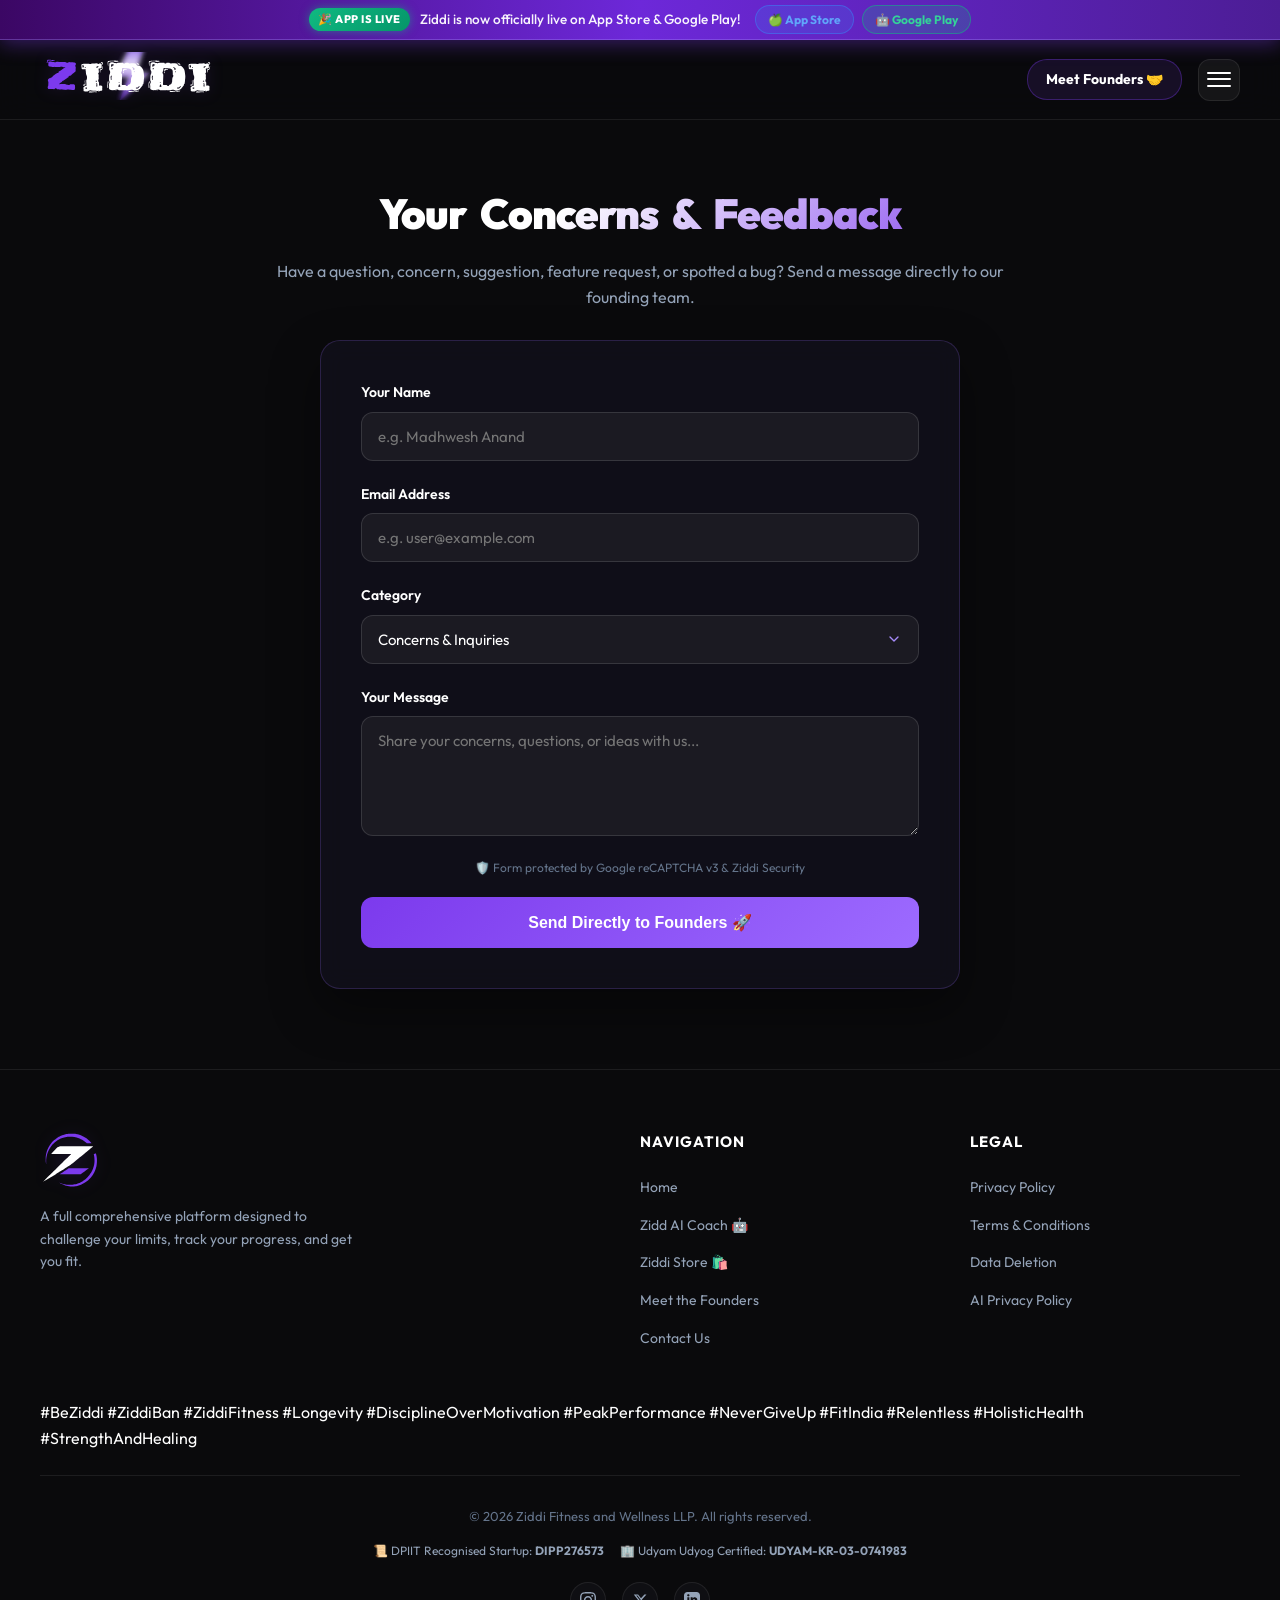
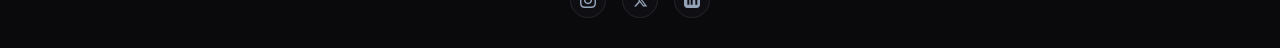
<file: feedback.html>
<!DOCTYPE html>
<html lang="en">
  <!-- Google tag (gtag.js) -->
<script async src="https://www.googletagmanager.com/gtag/js?id=G-QQ1TR0W003"></script>
<script>
  window.dataLayer = window.dataLayer || [];
  function gtag(){dataLayer.push(arguments);}
  gtag('js', new Date());

  gtag('config', 'G-QQ1TR0W003');
</script>

<head>
  <meta charset="UTF-8">
  <meta name="viewport" content="width=device-width, initial-scale=1.0">
  <title>Your Concerns & Feedback — Ziddi | Human Performance & Preventive Health Platform</title>
  <link rel="canonical" href="https://www.ziddiapp.com/feedback">
  <meta name="description" content="Send your feedback, feature requests, and support enquiries directly to the Ziddi founding team.">

  <!-- Google reCAPTCHA v3 -->
  <script src="https://www.google.com/recaptcha/api.js?render=6LdlqnotAAAAALDmKrMmJ0zEXKO_YDEiAABCsHci"></script>

    <!-- Favicon for Google Search & Browsers -->
  <link rel="icon" type="image/png" sizes="512x512" href="assets/favicon.png">
  <link rel="icon" type="image/png" sizes="192x192" href="assets/favicon.png">
  <link rel="apple-touch-icon" sizes="180x180" href="assets/favicon.png">
  <link rel="shortcut icon" href="assets/favicon.png">
  <link rel="stylesheet" href="/assets/style.css?v=4.4">
  <script src="/assets/auth.js?v=4.4"></script>
  <script src="/assets/store.js?v=4.4"></script>
  <script src="/assets/subscription-modal.js?v=4.4"></script>
  <script src="/assets/launch-timer.js?v=4.8"></script>

  <style>
    .feedback-hero {
      text-align: center;
      padding: 100px 20px 30px 20px;
      max-width: 800px;
      margin: 0 auto;
    }

    .feedback-hero h1 {
      font-size: 42px;
      font-weight: 900;
      letter-spacing: -1px;
      margin-bottom: 12px;
      background: linear-gradient(135deg, #FFF 40%, var(--primary) 100%);
      -webkit-background-clip: text;
      -webkit-text-fill-color: transparent;
    }

    .feedback-hero p {
      font-size: 16px;
      color: var(--text-secondary);
      line-height: 1.6;
    }

    .feedback-card {
      max-width: 640px;
      margin: 0 auto 80px auto;
      background: rgba(18, 17, 29, 0.75);
      border: 1px solid rgba(157, 107, 255, 0.2);
      border-radius: 20px;
      padding: 40px;
      box-shadow: 0 20px 50px rgba(0, 0, 0, 0.4);
      backdrop-filter: blur(12px);
    }

    .form-group {
      display: flex;
      flex-direction: column;
      gap: 8px;
      margin-bottom: 22px;
    }

    .form-group label {
      font-size: 14px;
      font-weight: 600;
      color: var(--text-primary);
    }

    .form-control {
      background: rgba(255, 255, 255, 0.05);
      border: 1px solid rgba(255, 255, 255, 0.12);
      border-radius: 12px;
      padding: 14px 16px;
      color: #FFF;
      font-size: 15px;
      outline: none;
      transition: border-color 0.2s ease, box-shadow 0.2s ease;
      font-family: inherit;
    }

    .form-control:focus {
      border-color: var(--primary);
      box-shadow: 0 0 0 3px rgba(124, 58, 237, 0.25);
    }

    select.form-control {
      appearance: none;
      background-image: url("data:image/svg+xml;charset=UTF-8,%3csvg xmlns='http://www.w3.org/2000/svg' viewBox='0 0 24 24' fill='none' stroke='%23A78BFA' stroke-width='2' stroke-linecap='round' stroke-linejoin='round'%3e%3cpolyline points='6 9 12 15 18 9'%3e%3c/polyline%3e%3c/svg%3e");
      background-repeat: no-repeat;
      background-position: right 16px center;
      background-size: 16px;
      cursor: pointer;
    }

    select.form-control option {
      background: #12111d;
      color: #FFF;
    }

    textarea.form-control {
      resize: vertical;
      min-height: 120px;
    }

    .captcha-box {
      display: flex;
      align-items: center;
      gap: 12px;
      background: rgba(124, 58, 237, 0.08);
      border: 1px solid rgba(124, 58, 237, 0.2);
      border-radius: 12px;
      padding: 14px 16px;
      margin-bottom: 24px;
    }

    .captcha-question {
      font-weight: 700;
      color: #A78BFA;
      font-size: 16px;
      min-width: 110px;
    }

    .captcha-input {
      width: 90px;
      text-align: center;
    }

    .refresh-captcha {
      background: none;
      border: none;
      color: var(--text-secondary);
      cursor: pointer;
      font-size: 18px;
      transition: color 0.2s;
    }

    .refresh-captcha:hover {
      color: #FFF;
    }

    .submit-btn {
      width: 100%;
      background: linear-gradient(135deg, var(--primary) 0%, #9D6BFF 100%);
      color: #FFF;
      font-weight: 700;
      font-size: 16px;
      border: none;
      border-radius: 12px;
      padding: 16px;
      cursor: pointer;
      transition: transform 0.2s ease, box-shadow 0.2s ease;
      display: flex;
      align-items: center;
      justify-content: center;
      gap: 10px;
    }

    .submit-btn:hover {
      transform: translateY(-2px);
      box-shadow: 0 8px 24px rgba(124, 58, 237, 0.4);
    }

    .status-alert {
      display: none;
      padding: 14px 16px;
      border-radius: 12px;
      font-size: 14px;
      margin-bottom: 20px;
      line-height: 1.5;
    }

    .status-success {
      background: rgba(34, 197, 94, 0.15);
      border: 1px solid rgba(34, 197, 94, 0.3);
      color: #4ADE80;
    }

    .status-error {
      background: rgba(239, 68, 68, 0.15);
      border: 1px solid rgba(239, 68, 68, 0.3);
      color: #FCA5A5;
    }
  </style>
</head>

<body class="has-top-banner">

  <!-- Top Announcement Banner -->
  <div class="top-announcement-banner">
    <div class="banner-content">
      <span class="banner-badge">🎉 APP IS LIVE</span>
      <span class="banner-text">Ziddi is now officially live on <strong>App Store</strong> &amp; <strong>Google Play</strong>!</span>
    </div>
    <div class="banner-actions">
      <a href="https://apps.apple.com/in/app/ziddi/id6809047218" target="_blank" rel="noopener noreferrer" class="banner-cta ios-cta">
        🍏 App Store
      </a>
      <a href="https://play.google.com/store/apps/details?id=com.ziddi.app&hl=en" target="_blank" rel="noopener noreferrer" class="banner-cta android-cta">
        🤖 Google Play
      </a>
    </div>
  </div>

  <!-- Background glows -->
  <div class="gradient-accent glow-top-right"></div>
  <div class="gradient-accent glow-bottom-left"></div>

  <!-- Header -->
  <header id="mainHeader">
    <a href="index.html" class="logo-container">
      <picture>
        <source media="(max-width: 900px)" srcset="assets/z_vector_logo.svg">
        <img src="assets/logo.svg" alt="Ziddi Logo" class="logo-img">
      </picture>
    </a>
    <div class="header-right-actions">
      <a href="founders.html" class="header-founders-btn">Meet Founders 🤝</a>
      <button class="nav-menu-btn" id="menuToggle" aria-label="Toggle Navigation">
        <span></span>
        <span></span>
        <span></span>
      </button>
    </div>
  </header>

  <!-- Side Navigation Drawer -->
  <div class="drawer-backdrop" id="drawerBackdrop"></div>
  <div class="side-drawer" id="sideDrawer">
    <div style="margin-bottom: 20px;">
      <img src="assets/z_vector_logo.svg" alt="Ziddi Logo" style="height: 60px; width: auto;">
    </div>
    <a href="index.html">Home</a>
    <a href="challenges.html" class="drawer-challenge-link">
      <span>Ziddi Challenges ⚡🏆</span>
      <span class="badge-live-pulse">LIVE</span>
    </a>
    <a href="founders.html">Meet the Founders</a>
    <a href="privacy.html">Privacy Policy</a>
    <a href="terms.html">Terms & Conditions</a>
    <a href="data-deletion.html">Data Deletion</a>
    <a href="feedback.html" style="color: var(--text-primary);">Contact Us</a>
    <a href="https://apps.apple.com/in/app/ziddi/id6809047218" target="_blank" class="drawer-login-btn" style="background: linear-gradient(135deg, #2563EB 0%, #1D4ED8 100%); margin-bottom: 6px;">🍏 Apple App Store</a>
    <a href="https://play.google.com/store/apps/details?id=com.ziddi.app&hl=en" target="_blank" class="drawer-login-btn" style="background: linear-gradient(135deg, #10B981 0%, #059669 100%);">🤖 Google Play Store</a>
  </div>

  <main>
    <div class="feedback-hero">
      <h1>Your Concerns &amp; Feedback</h1>
      <p>Have a question, concern, suggestion, feature request, or spotted a bug? Send a message directly to our founding team.</p>
    </div>

    <div class="feedback-card">
      <div id="statusAlert" class="status-alert"></div>

      <form id="feedbackForm" onsubmit="handleFeedbackSubmit(event)">
        <div class="form-group">
          <label for="userName">Your Name</label>
          <input type="text" id="userName" class="form-control" placeholder="e.g. Madhwesh Anand" required>
        </div>

        <div class="form-group">
          <label for="userEmail">Email Address</label>
          <input type="email" id="userEmail" class="form-control" placeholder="e.g. user@example.com" required>
        </div>

        <div class="form-group">
          <label for="category">Category</label>
          <select id="category" class="form-control" required>
            <option value="Concerns & Inquiries">Concerns & Inquiries</option>
            <option value="General Feedback">General Feedback</option>
            <option value="App Support">App Support</option>
            <option value="Feature Request">Feature Request</option>
            <option value="Bug Report">Bug Report</option>
          </select>
        </div>

        <div class="form-group">
          <label for="message">Your Message</label>
          <textarea id="message" class="form-control" placeholder="Share your concerns, questions, or ideas with us..." required></textarea>
        </div>

        <!-- reCAPTCHA v3 Protection Notice -->
        <div style="font-size: 12px; color: var(--text-muted); text-align: center; margin-bottom: 20px;">
          🛡️ Form protected by Google reCAPTCHA v3 &amp; Ziddi Security
        </div>

        <button type="submit" id="submitBtn" class="submit-btn">
          <span>Send Directly to Founders 🚀</span>
        </button>
      </form>
    </div>
  </main>

  <!-- Footer -->
  <footer>
    <div class="footer-grid">
      <div class="footer-brand">
        <a href="index.html" class="logo-container" style="padding:0;">
          <img src="assets/z_vector_logo.svg" alt="Ziddi Logo" class="logo-img" style="height: 60px;">
        </a>
        <p>A full comprehensive platform designed to challenge your limits, track your progress, and get you fit.</p>
      </div>
      <div class="footer-links">
        <h4>Navigation</h4>
        <ul>
          <li><a href="index.html">Home</a></li>
          <li><a href="ai.html">Zidd AI Coach 🤖</a></li>
          <li><a href="store.html">Ziddi Store 🛍️</a></li>
          <li><a href="founders.html">Meet the Founders</a></li>
          <li><a href="feedback.html">Contact Us</a></li>
        </ul>
      </div>
      <div class="footer-links">
        <h4>Legal</h4>
        <ul>
          <li><a href="privacy.html">Privacy Policy</a></li>
          <li><a href="terms.html">Terms & Conditions</a></li>
          <li><a href="data-deletion.html">Data Deletion</a></li>
          <li><a href="ai-privacy.html">AI Privacy Policy</a></li>
        </ul>
      </div>
    </div>

    <!-- Hashtags Row (Centered, All Age Groups) -->
    <div class="hashtag-container">
      <span class="hashtag">#BeZiddi</span>
      <span class="hashtag">#ZiddiBan</span>
      <span class="hashtag">#ZiddiFitness</span>
      <span class="hashtag">#Longevity</span>
      <span class="hashtag">#DisciplineOverMotivation</span>
      <span class="hashtag">#PeakPerformance</span>
      <span class="hashtag">#NeverGiveUp</span>
      <span class="hashtag">#FitIndia</span>
      <span class="hashtag">#Relentless</span>
      <span class="hashtag">#HolisticHealth</span>
      <span class="hashtag">#StrengthAndHealing</span>
    </div>

    <div class="footer-bottom" style="flex-direction: column; gap: 14px; text-align: center; margin-top: 24px;">
      <p>&copy; 2026 Ziddi Fitness and Wellness LLP. All rights reserved.</p>
      <div style="font-size: 12px; color: #94A3B8; display: flex; flex-wrap: wrap; justify-content: center; gap: 16px;">
        <span>📜 DPIIT Recognised Startup: <strong>DIPP276573</strong></span>
        <span>🏢 Udyam Udyog Certified: <strong>UDYAM-KR-03-0741983</strong></span>
      </div>
      <div class="footer-socials" style="margin-top: 8px; justify-content: center;">
        <!-- Instagram -->
        <a href="https://www.instagram.com/ziddiapp/" target="_blank" rel="noopener noreferrer" aria-label="Instagram">
          <svg width="16" height="16" viewBox="0 0 24 24"><path d="M12 2.163c3.204 0 3.584.012 4.85.07 3.252.148 4.771 1.691 4.919 4.919.058 1.265.069 1.645.069 4.849 0 3.205-.012 3.584-.069 4.849-.149 3.225-1.664 4.771-4.919 4.919-1.266.058-1.644.07-4.85.07-3.204 0-3.584-.012-4.849-.07-3.26-.149-4.771-1.699-4.919-4.92-.058-1.265-.07-1.644-.07-4.849 0-3.204.013-3.583.07-4.849.149-3.227 1.664-4.771 4.919-4.919 1.266-.057 1.645-.069 4.849-.069zm0-2c-3.259 0-3.667.014-4.947.072-4.358.2-6.78 2.618-6.98 6.98-.059 1.281-.073 1.689-.073 4.948 0 3.259.014 3.668.072 4.948.2 4.358 2.618 6.78 6.98 6.98 1.281.058 1.689.072 4.948.072 3.259 0 3.668-.014 4.948-.072 4.354-.2 6.782-2.618 6.979-6.98.059-1.28.073-1.689.073-4.948 0-3.259-.014-3.667-.072-4.947-.196-4.354-2.617-6.78-6.979-6.98-1.281-.059-1.69-.073-4.949-.073zm0 5.838c-3.403 0-6.162 2.759-6.162 6.162s2.759 6.163 6.162 6.163 6.162-2.759 6.162-6.163c0-3.403-2.759-6.162-6.162-6.162zm0 10.162c-2.209 0-4-1.79-4-4 0-2.209 1.791-4 4-4s4 1.791 4 4c0 2.21-1.791 4-4 4zm6.406-11.845c-.796 0-1.441.645-1.441 1.44s.645 1.44 1.441 1.44c.795 0 1.439-.645 1.439-1.44s-.644-1.44-1.439-1.44z"/></svg>
        </a>
        <!-- X -->
        <a href="https://x.com/MaXx_MCFC" target="_blank" rel="noopener noreferrer" aria-label="X (formerly Twitter)">
          <svg width="15" height="15" viewBox="0 0 24 24"><path d="M18.244 2.25h3.308l-7.227 8.26 8.502 11.24H16.17l-5.214-6.817L4.99 21.75H1.68l7.73-8.835L1.254 2.25H8.08l4.713 6.231zm-1.161 17.52h1.833L7.084 4.126H5.117z"/></svg>
        </a>
        <!-- LinkedIn -->
        <a href="https://www.linkedin.com/company/ziddi-app" target="_blank" rel="noopener noreferrer" aria-label="LinkedIn">
          <svg width="16" height="16" viewBox="0 0 24 24"><path d="M19 0h-14c-2.761 0-5 2.239-5 5v14c0 2.761 2.239 5 5 5h14c2.762 0 5-2.239 5-5v-14c0-2.761-2.238-5-5-5zm-11 19h-3v-11h3v11zm-1.5-12.268c-.966 0-1.75-.779-1.75-1.75s.784-1.75 1.75-1.75 1.75.779 1.75 1.75-.784 1.75-1.75 1.75zm13.5 12.268h-3v-5.604c0-3.368-4-3.113-4 0v5.604h-3v-11h3v1.765c1.396-2.586 7-2.777 7 2.476v6.759z"/></svg>
        </a>

      </div>
    </div>
  </footer>

  <script>
    // Backend API Base URL (Live on AWS: api.ziddiapp.com)
    const API_BASE_URL = window.ZIDDI_API_URL || (typeof window !== 'undefined' && (window.location.hostname === "localhost" || window.location.hostname === "127.0.0.1") ? "http://localhost:8080" : "https://api.ziddiapp.com");

    // Drawer Menu Logic
    const menuToggle = document.getElementById('menuToggle');
    const sideDrawer = document.getElementById('sideDrawer');
    const drawerBackdrop = document.getElementById('drawerBackdrop');

    if (menuToggle && sideDrawer && drawerBackdrop) {
      menuToggle.addEventListener('click', () => {
        sideDrawer.classList.toggle('active');
        drawerBackdrop.classList.toggle('active');
      });
      drawerBackdrop.addEventListener('click', () => {
        sideDrawer.classList.remove('active');
        drawerBackdrop.classList.remove('active');
      });
    }

    const RECAPTCHA_SITE_KEY = "6LdlqnotAAAAALDmKrMmJ0zEXKO_YDEiAABCsHci";

    async function handleFeedbackSubmit(event) {
      event.preventDefault();
      const statusAlert = document.getElementById('statusAlert');
      const submitBtn = document.getElementById('submitBtn');

      const name = document.getElementById('userName').value.trim();
      const email = document.getElementById('userEmail').value.trim();
      const category = document.getElementById('category').value;
      const message = document.getElementById('message').value.trim();

      statusAlert.style.display = 'none';
      submitBtn.disabled = true;
      submitBtn.innerHTML = 'Verifying & Sending... ⏳';

      try {
        // Execute reCAPTCHA v3 to get token
        let recaptchaToken = "";
        if (typeof grecaptcha !== "undefined") {
          recaptchaToken = await new Promise((resolve) => {
            grecaptcha.ready(function() {
              grecaptcha.execute(RECAPTCHA_SITE_KEY, { action: 'submit_feedback' })
                .then(resolve)
                .catch(() => resolve(""));
            });
          });
        }

        const response = await fetch(`${API_BASE_URL}/api/v1/feedback`, {
          method: 'POST',
          headers: {
            'Content-Type': 'application/json'
          },
          body: JSON.stringify({
            name: name,
            email: email,
            category: category,
            message: message,
            recaptchaToken: recaptchaToken
          })
        });

        const result = await response.json();

        if (response.ok && result.status === 'success') {
          statusAlert.className = 'status-alert status-success';
          statusAlert.textContent = '🎉 Thank you! Your feedback has been sent directly to founders@ziddiapp.com.';
          statusAlert.style.display = 'block';
          document.getElementById('feedbackForm').reset();
        } else {
          throw new Error(result.message || 'Server error occurred');
        }

      } catch (err) {
        statusAlert.className = 'status-alert status-error';
        statusAlert.textContent = `⚠️ Could not send feedback: ${err.message}. Ensure backend is running at ${API_BASE_URL}.`;
        statusAlert.style.display = 'block';
        console.error('Feedback submit error:', err);
      } finally {
        submitBtn.disabled = false;
        submitBtn.innerHTML = '<span>Send Feedback to Founders 🚀</span>';
      }
    }
  </script>
</body>
</html>
</file>
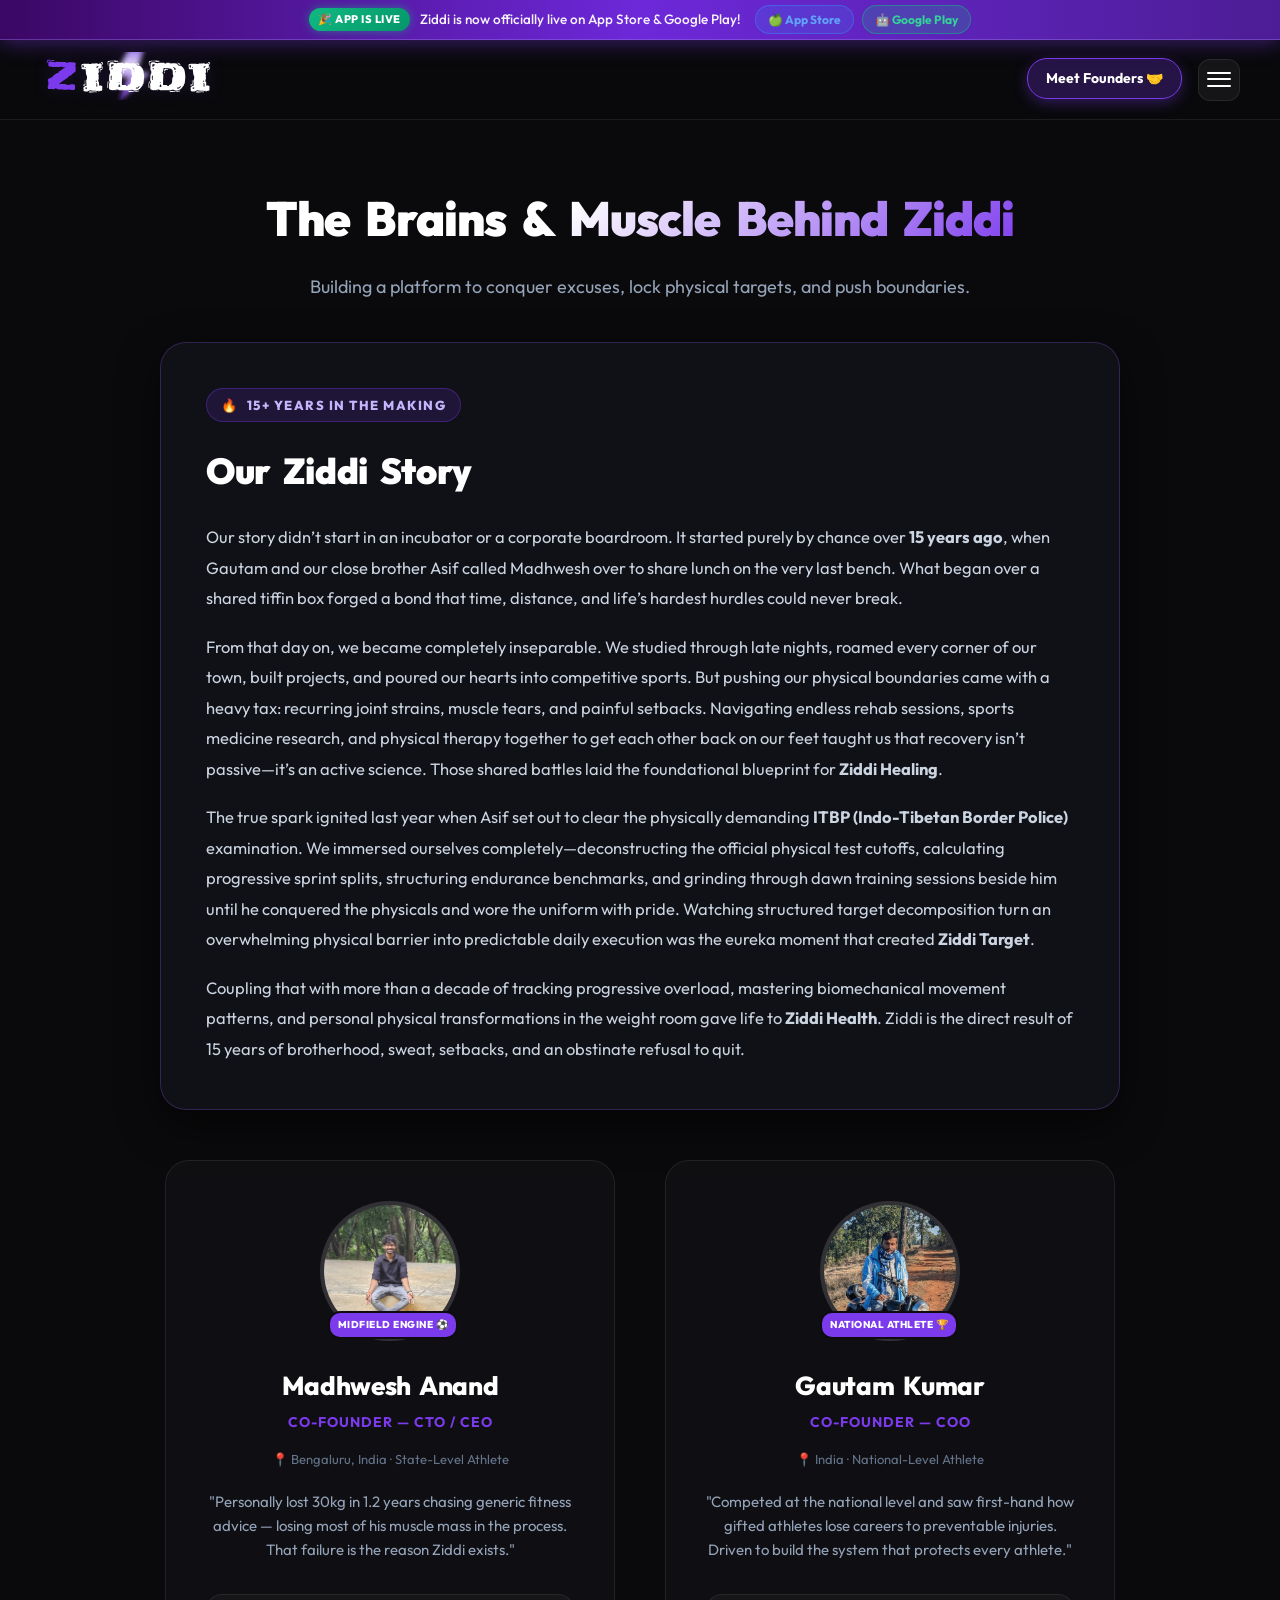
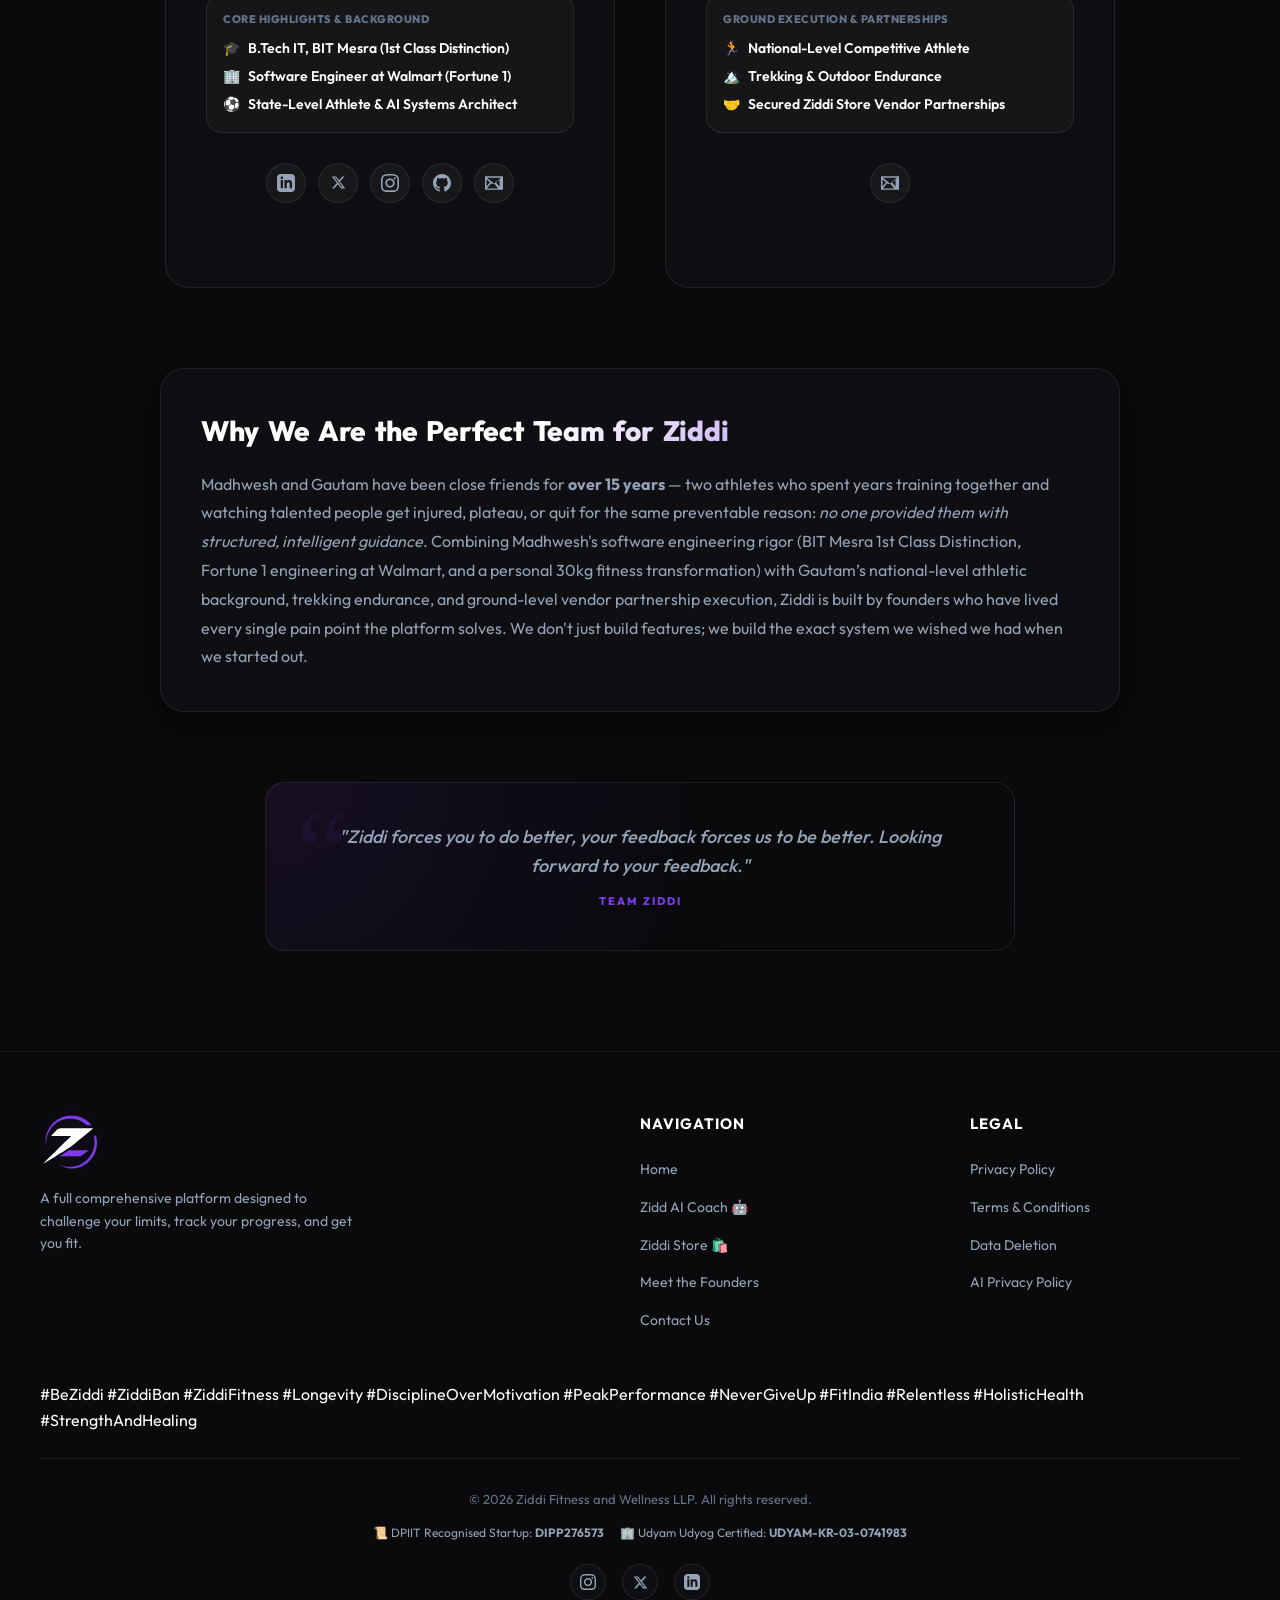
<file: founders.html>
<!DOCTYPE html>
<html lang="en">
<script async src="https://www.googletagmanager.com/gtag/js?id=G-QQ1TR0W003"></script>
<script>
  window.dataLayer = window.dataLayer || [];
  function gtag(){dataLayer.push(arguments);}
  gtag('js', new Date());

  gtag('config', 'G-QQ1TR0W003');
</script>
<head>
  <meta charset="UTF-8">
  <meta name="viewport" content="width=device-width, initial-scale=1.0">
  <title>Meet the Founders — Ziddi | Human Performance & Preventive Health Platform</title>
  <meta name="description" content="Meet Madhwesh Anand and Gautam Kumar, the co-founders of Ziddi. Built by athletes and engineers to solve preventable fitness dropouts and injuries with AI.">
  <meta name="keywords" content="Ziddi Founders, Madhwesh Anand, Gautam Kumar, Ziddi App, Ziddi Fitness, Ziddi Fitness and Wellness LLP, ZIDD AI founders">
  <link rel="canonical" href="https://www.ziddiapp.com/founders">
      <!-- Favicon for Google Search & Browsers -->
  <link rel="icon" type="image/png" sizes="512x512" href="assets/favicon.png">
  <link rel="icon" type="image/png" sizes="192x192" href="assets/favicon.png">
  <link rel="apple-touch-icon" sizes="180x180" href="assets/favicon.png">
  <link rel="shortcut icon" href="assets/favicon.png">
  <link rel="stylesheet" href="/assets/style.css?v=4.4">
  <script src="/assets/auth.js?v=4.4"></script>
  <script src="/assets/store.js?v=4.4"></script>
  <script src="/assets/subscription-modal.js?v=4.4"></script>
  <script src="/assets/launch-timer.js?v=4.8"></script>
  <style>
    /* Custom page style for Founders */
    .founders-hero {
      text-align: center;
      padding: 100px 20px 40px 20px;
      max-width: 800px;
      margin: 0 auto;
      position: relative;
    }
    
    .founders-hero h1 {
      font-size: 48px;
      font-weight: 900;
      letter-spacing: -1px;
      margin-bottom: 16px;
      background: linear-gradient(135deg, #FFF 40%, var(--primary) 100%);
      -webkit-background-clip: text;
      -webkit-text-fill-color: transparent;
    }

    .founders-hero p {
      font-size: 18px;
      color: var(--text-secondary);
    }

    .founders-grid {
      display: flex;
      justify-content: center;
      gap: 50px;
      max-width: 1100px;
      margin: 40px auto 80px auto;
      padding: 0 20px;
    }

    .founder-card {
      flex: 1;
      max-width: 450px;
      background: var(--bg-card);
      border: 1px solid var(--border);
      border-radius: 24px;
      padding: 40px;
      display: flex;
      flex-direction: column;
      align-items: center;
      position: relative;
      overflow: hidden;
      transition: var(--transition);
      backdrop-filter: blur(10px);
    }

    .founder-card::before {
      content: '';
      position: absolute;
      top: 0;
      left: 0;
      width: 100%;
      height: 6px;
      background: linear-gradient(90deg, var(--primary) 0%, #9060FF 100%);
      opacity: 0;
      transition: var(--transition);
    }

    .founder-card:hover {
      transform: translateY(-8px);
      border-color: rgba(124, 58, 237, 0.35);
      box-shadow: 0 15px 40px rgba(124, 58, 237, 0.12);
      background: var(--bg-card-hover);
    }

    .founder-card:hover::before {
      opacity: 1;
    }

    .avatar-wrapper {
      position: relative;
      margin-bottom: 24px;
    }

    .avatar-img {
      width: 140px;
      height: 140px;
      border-radius: 50%;
      border: 4px solid var(--border);
      object-fit: cover;
      background: #1E1E24;
      display: flex;
      justify-content: center;
      align-items: center;
      font-size: 60px;
      transition: var(--transition);
    }

    .founder-card:hover .avatar-img {
      border-color: var(--primary);
      transform: scale(1.05);
      box-shadow: 0 0 20px rgba(124, 58, 237, 0.25);
    }

    .status-badge {
      position: absolute;
      bottom: 2px;
      right: 2px;
      background: var(--primary);
      color: #FFF;
      font-size: 10px;
      font-weight: 800;
      padding: 4px 8px;
      border-radius: 12px;
      border: 2px solid #0D0D11;
      letter-spacing: 0.5px;
      text-transform: uppercase;
      white-space: nowrap;
    }

    .founder-name {
      font-size: 26px;
      font-weight: 800;
      margin-bottom: 4px;
    }

    .founder-title {
      font-size: 14px;
      font-weight: 700;
      color: var(--primary);
      text-transform: uppercase;
      letter-spacing: 1px;
      margin-bottom: 16px;
    }

    .founder-location {
      font-size: 13px;
      color: var(--text-muted);
      margin-bottom: 20px;
      display: flex;
      align-items: center;
      gap: 6px;
    }

    .founder-bio {
      text-align: center;
      font-size: 15px;
      color: var(--text-secondary);
      margin-bottom: 24px;
      line-height: 1.6;
      min-height: 80px;
    }

    .founder-interests {
      width: 100%;
      background: rgba(255, 255, 255, 0.03);
      border: 1px solid var(--border);
      border-radius: 16px;
      padding: 16px;
      margin-bottom: 30px;
    }

    .interests-title {
      font-size: 11px;
      font-weight: 800;
      color: var(--text-muted);
      text-transform: uppercase;
      letter-spacing: 0.5px;
      margin-bottom: 8px;
      text-align: left;
    }

    .interests-list {
      display: flex;
      flex-direction: column;
      gap: 6px;
      font-size: 14px;
      font-weight: 600;
    }

    .interests-item {
      display: flex;
      align-items: center;
      gap: 8px;
    }

    .social-row {
      display: flex;
      gap: 12px;
      margin-bottom: 10px;
      flex-wrap: wrap;
      justify-content: center;
    }

    .social-link {
      width: 40px;
      height: 40px;
      border-radius: 50%;
      background: rgba(255, 255, 255, 0.04);
      border: 1px solid var(--border);
      display: flex;
      justify-content: center;
      align-items: center;
      color: var(--text-secondary);
      text-decoration: none;
      transition: var(--transition);
      position: relative;
    }

    .social-link svg {
      transition: var(--transition);
    }

    .social-link:hover {
      background: var(--primary);
      border-color: var(--primary);
      color: #FFF;
      transform: scale(1.1);
    }

    .social-link:hover svg {
      fill: #FFFFFF;
    }

    /* Live Hover Message Box */
    .quirk-bubble {
      height: 24px;
      font-size: 12px;
      font-weight: 700;
      color: var(--primary);
      margin-top: 10px;
      opacity: 0;
      transition: opacity 0.2s ease;
      text-align: center;
    }

    .quirk-bubble.visible {
      opacity: 1;
    }

    /* Quote Box at the bottom */
    .quote-box {
      max-width: 750px;
      margin: 0 auto 100px auto;
      background: radial-gradient(circle at top left, rgba(124, 58, 237, 0.1) 0%, transparent 60%);
      border: 1px solid var(--border);
      border-radius: 20px;
      padding: 40px;
      text-align: center;
      position: relative;
    }

    .quote-box::after {
      content: '“';
      position: absolute;
      top: 10px;
      left: 30px;
      font-size: 120px;
      font-family: serif;
      color: rgba(124, 58, 237, 0.08);
      line-height: 1;
    }

    .quote-text {
      font-size: 18px;
      font-style: italic;
      font-weight: 500;
      line-height: 1.6;
      color: var(--text-secondary);
      margin-bottom: 12px;
    }

    .quote-author {
      font-size: 11px;
      font-weight: 800;
      text-transform: uppercase;
      letter-spacing: 2px;
      color: var(--primary);
    }

    @media (max-width: 820px) {
      .founders-grid {
        flex-direction: column;
        align-items: center;
      }
      .founder-card {
        width: 100%;
      }
    }
  </style>
</head>
<body class="has-top-banner">

  <!-- Top Announcement Banner -->
  <div class="top-announcement-banner">
    <div class="banner-content">
      <span class="banner-badge">🎉 APP IS LIVE</span>
      <span class="banner-text">Ziddi is now officially live on <strong>App Store</strong> &amp; <strong>Google Play</strong>!</span>
    </div>
    <div class="banner-actions">
      <a href="https://apps.apple.com/in/app/ziddi/id6809047218" target="_blank" rel="noopener noreferrer" class="banner-cta ios-cta">
        🍏 App Store
      </a>
      <a href="https://play.google.com/store/apps/details?id=com.ziddi.app&hl=en" target="_blank" rel="noopener noreferrer" class="banner-cta android-cta">
        🤖 Google Play
      </a>
    </div>
  </div>

  <!-- Background glows -->
  <div class="gradient-accent glow-top-right"></div>
  <div class="gradient-accent glow-bottom-left"></div>

  <!-- Header -->
  <header id="mainHeader">
    <a href="index.html" class="logo-container">
      <picture>
        <source media="(max-width: 900px)" srcset="assets/z_vector_logo.svg">
        <img src="assets/logo.svg" alt="Ziddi Logo" class="logo-img">
      </picture>
    </a>

    <div class="header-right-actions">
      <a href="founders.html" class="header-founders-btn active">Meet Founders 🤝</a>
      <button class="nav-menu-btn" id="menuToggle" aria-label="Toggle Navigation">
        <span></span>
        <span></span>
        <span></span>
      </button>
    </div>
  </header>

  <!-- Side Navigation Drawer -->
  <div class="drawer-backdrop" id="drawerBackdrop"></div>
  <div class="side-drawer" id="sideDrawer">
    <div style="margin-bottom: 20px;">
      <img src="assets/z_vector_logo.svg" alt="Ziddi Logo" style="height: 60px; width: auto;">
    </div>
    <a href="index.html">Home</a>
    <a href="challenges.html" class="drawer-challenge-link">
      <span>Ziddi Challenges ⚡🏆</span>
      <span class="badge-live-pulse">LIVE</span>
    </a>
    <a href="founders.html" style="color: var(--text-primary);">Meet the Founders</a>
    <a href="privacy.html">Privacy Policy</a>
    <a href="terms.html">Terms & Conditions</a>
    <a href="data-deletion.html">Data Deletion</a>
    <a href="feedback.html">Contact Us</a>
    <a href="https://apps.apple.com/in/app/ziddi/id6809047218" target="_blank" class="drawer-login-btn" style="background: linear-gradient(135deg, #2563EB 0%, #1D4ED8 100%); margin-bottom: 6px;">🍏 Apple App Store</a>
    <a href="https://play.google.com/store/apps/details?id=com.ziddi.app&hl=en" target="_blank" class="drawer-login-btn" style="background: linear-gradient(135deg, #10B981 0%, #059669 100%);">🤖 Google Play Store</a>
  </div>

  <main>
    <!-- Hero Section -->
    <div class="founders-hero">
      <h1>The Brains & Muscle Behind Ziddi</h1>
      <p>Building a platform to conquer excuses, lock physical targets, and push boundaries.</p>
    </div>

    <!-- Our Ziddi Story Section -->
    <section style="max-width: 1000px; margin: 0 auto 50px auto; padding: 0 20px;">
      <div style="background: rgba(18, 18, 26, 0.85); border: 1px solid rgba(155, 92, 255, 0.25); border-radius: 26px; padding: 45px; backdrop-filter: blur(14px); box-shadow: 0 15px 40px rgba(0,0,0,0.55); position: relative; overflow: hidden;">
        <div style="display: inline-flex; align-items: center; gap: 8px; padding: 6px 14px; background: rgba(124, 58, 237, 0.15); border: 1px solid rgba(124, 58, 237, 0.35); border-radius: 20px; color: #C4B5FD; font-size: 13px; font-weight: 800; text-transform: uppercase; letter-spacing: 1.5px; margin-bottom: 20px;">
          <span>🔥</span> <span>15+ Years in the Making</span>
        </div>
        <h2 style="font-size: 36px; font-weight: 900; background: linear-gradient(135deg, #FFF 40%, var(--primary) 100%); -webkit-background-clip: text; -webkit-text-fill-color: transparent; margin-bottom: 22px; word-spacing: 0.16em;">Our Ziddi Story</h2>
        
        <p style="font-size: 16.5px; color: #CBD5E1; line-height: 1.85; margin-bottom: 18px;">
          Our story didn’t start in an incubator or a corporate boardroom. It started purely by chance over <strong>15 years ago</strong>, when Gautam and our close brother Asif called Madhwesh over to share lunch on the very last bench. What began over a shared tiffin box forged a bond that time, distance, and life’s hardest hurdles could never break.
        </p>

        <p style="font-size: 16.5px; color: #CBD5E1; line-height: 1.85; margin-bottom: 18px;">
          From that day on, we became completely inseparable. We studied through late nights, roamed every corner of our town, built projects, and poured our hearts into competitive sports. But pushing our physical boundaries came with a heavy tax: recurring joint strains, muscle tears, and painful setbacks. Navigating endless rehab sessions, sports medicine research, and physical therapy together to get each other back on our feet taught us that recovery isn’t passive—it’s an active science. Those shared battles laid the foundational blueprint for <strong>Ziddi Healing</strong>.
        </p>

        <p style="font-size: 16.5px; color: #CBD5E1; line-height: 1.85; margin-bottom: 18px;">
          The true spark ignited last year when Asif set out to clear the physically demanding <strong>ITBP (Indo-Tibetan Border Police)</strong> examination. We immersed ourselves completely—deconstructing the official physical test cutoffs, calculating progressive sprint splits, structuring endurance benchmarks, and grinding through dawn training sessions beside him until he conquered the physicals and wore the uniform with pride. Watching structured target decomposition turn an overwhelming physical barrier into predictable daily execution was the eureka moment that created <strong>Ziddi Target</strong>.
        </p>

        <p style="font-size: 16.5px; color: #CBD5E1; line-height: 1.85; margin-bottom: 0;">
          Coupling that with more than a decade of tracking progressive overload, mastering biomechanical movement patterns, and personal physical transformations in the weight room gave life to <strong>Ziddi Health</strong>. Ziddi is the direct result of 15 years of brotherhood, sweat, setbacks, and an obstinate refusal to quit.
        </p>
      </div>
    </section>

    <!-- Founders Grid -->
    <section style="padding: 0;">
      <div class="founders-grid">
        
        <!-- Madhwesh Anand -->
        <div class="founder-card" id="card-madhwesh">
          <div class="avatar-wrapper">
            <img src="assets/madhwesh.jpg" alt="Madhwesh Anand" class="avatar-img">
            <span class="status-badge">MIDFIELD ENGINE ⚽</span>
          </div>
          <h2 class="founder-name">Madhwesh Anand</h2>
          <div class="founder-title">Co-Founder — CTO / CEO</div>
          <div class="founder-location">📍 Bengaluru, India · State-Level Athlete</div>
          <p class="founder-bio">"Personally lost 30kg in 1.2 years chasing generic fitness advice — losing most of his muscle mass in the process. That failure is the reason Ziddi exists."</p>
          
          <div class="founder-interests">
            <div class="interests-title">Core Highlights & Background</div>
            <div class="interests-list">
              <div class="interests-item">🎓 <span>B.Tech IT, BIT Mesra (1st Class Distinction)</span></div>
              <div class="interests-item">🏢 <span>Software Engineer at Walmart (Fortune 1)</span></div>
              <div class="interests-item">⚽ <span>State-Level Athlete & AI Systems Architect</span></div>
            </div>
          </div>

          <div class="social-row">
            <!-- LinkedIn -->
            <a href="https://www.linkedin.com/in/madhwesh-anand-525802179/" target="_blank" rel="noopener noreferrer" class="social-link" data-quirk="Connect on LinkedIn 💼">
              <svg width="18" height="18" viewBox="0 0 24 24" fill="#94A3B8"><path d="M19 0h-14c-2.761 0-5 2.239-5 5v14c0 2.761 2.239 5 5 5h14c2.762 0 5-2.239 5-5v-14c0-2.761-2.238-5-5-5zm-11 19h-3v-11h3v11zm-1.5-12.268c-.966 0-1.75-.779-1.75-1.75s.784-1.75 1.75-1.75 1.75.779 1.75 1.75-.784 1.75-1.75 1.75zm13.5 12.268h-3v-5.604c0-3.368-4-3.113-4 0v5.604h-3v-11h3v1.765c1.396-2.586 7-2.777 7 2.476v6.759z"/></svg>
            </a>
            <!-- X (Twitter) -->
            <a href="https://x.com/MaXx_MCFC" target="_blank" rel="noopener noreferrer" class="social-link" data-quirk="Follow on X @MaXx_MCFC 🐦">
              <svg width="15" height="15" viewBox="0 0 24 24" fill="#94A3B8"><path d="M18.244 2.25h3.308l-7.227 8.26 8.502 11.24H16.17l-5.214-6.817L4.99 21.75H1.68l7.73-8.835L1.254 2.25H8.08l4.713 6.231zm-1.161 17.52h1.833L7.084 4.126H5.117z"/></svg>
            </a>
            <!-- Instagram -->
            <a href="https://www.instagram.com/m_a_x_x.7/" target="_blank" rel="noopener noreferrer" class="social-link" data-quirk="Follow on IG @m_a_x_x.7 📸">
              <svg width="18" height="18" viewBox="0 0 24 24" fill="#94A3B8"><path d="M12 2.163c3.204 0 3.584.012 4.85.07 3.252.148 4.771 1.691 4.919 4.919.058 1.265.069 1.645.069 4.849 0 3.205-.012 3.584-.069 4.849-.149 3.225-1.664 4.771-4.919 4.919-1.266.058-1.644.07-4.85.07-3.204 0-3.584-.012-4.849-.07-3.26-.149-4.771-1.699-4.919-4.92-.058-1.265-.07-1.644-.07-4.849 0-3.204.013-3.583.07-4.849.149-3.227 1.664-4.771 4.919-4.919 1.266-.057 1.645-.069 4.849-.069zm0-2c-3.259 0-3.667.014-4.947.072-4.358.2-6.78 2.618-6.98 6.98-.059 1.281-.073 1.689-.073 4.948 0 3.259.014 3.668.072 4.948.2 4.358 2.618 6.78 6.98 6.98 1.281.058 1.689.072 4.948.072 3.259 0 3.668-.014 4.948-.072 4.354-.2 6.782-2.618 6.979-6.98.059-1.28.073-1.689.073-4.948 0-3.259-.014-3.667-.072-4.947-.196-4.354-2.617-6.78-6.979-6.98-1.281-.059-1.69-.073-4.949-.073zm0 5.838c-3.403 0-6.162 2.759-6.162 6.162s2.759 6.163 6.162 6.163 6.162-2.759 6.162-6.163c0-3.403-2.759-6.162-6.162-6.162zm0 10.162c-2.209 0-4-1.79-4-4 0-2.209 1.791-4 4-4s4 1.791 4 4c0 2.21-1.791 4-4 4zm6.406-11.845c-.796 0-1.441.645-1.441 1.44s.645 1.44 1.441 1.44c.795 0 1.439-.645 1.439-1.44s-.644-1.44-1.439-1.44z"/></svg>
            </a>
            <!-- GitHub -->
            <a href="https://github.com/maxxmadhwesh" target="_blank" rel="noopener noreferrer" class="social-link" data-quirk="Check code @maxxmadhwesh 💻">
              <svg width="18" height="18" viewBox="0 0 24 24" fill="#94A3B8"><path d="M12 0c-6.626 0-12 5.373-12 12 0 5.302 3.438 9.8 8.207 11.387.599.111.793-.261.793-.577v-2.234c-3.338.726-4.033-1.416-4.033-1.416-.546-1.387-1.333-1.756-1.333-1.756-1.089-.745.083-.729.083-.729 1.205.084 1.839 1.237 1.839 1.237 1.07 1.834 2.807 1.304 3.492.997.107-.775.418-1.305.762-1.604-2.665-.305-5.467-1.334-5.467-5.931 0-1.311.469-2.381 1.236-3.221-.124-.303-.535-1.524.117-3.176 0 0 1.008-.322 3.301 1.23.957-.266 1.983-.399 3.003-.404 1.02.005 2.047.138 3.006.404 2.291-1.552 3.297-1.23 3.297-1.23.653 1.653.242 2.874.118 3.176.77.84 1.235 1.911 1.235 3.221 0 4.609-2.807 5.624-5.479 5.921.43.372.823 1.102.823 2.222v3.293c0 .319.192.694.801.576 4.765-1.589 8.199-6.086 8.199-11.386 0-6.627-5.373-12-12-12z"/></svg>
            </a>
            <!-- Email -->
            <a href="mailto:madhwesh.anand@ziddiapp.com" class="social-link" data-quirk="Email madhwesh.anand@ziddiapp.com 📬">
              <svg width="18" height="18" viewBox="0 0 24 24" fill="#94A3B8"><path d="M0 3v18h24v-18h-24zm6.623 7.929l-4.623 5.712v-9.458l4.623 3.746zm-4.141-5.929h19.035l-9.517 7.713-9.518-7.713zm5.694 7.188l1.824 1.479 1.825-1.479 5.694 7.188h-15.037l5.694-7.188zm6.581-.741l4.622-3.746v9.458l-4.622-5.712z"/></svg>
            </a>
          </div>
          <div class="quirk-bubble" id="quirk-madhwesh"></div>
        </div>

        <!-- Gautam Kumar -->
        <div class="founder-card" id="card-gautam">
          <div class="avatar-wrapper">
            <img src="assets/gautam.jpg" alt="Gautam Kumar" class="avatar-img">
            <span class="status-badge">NATIONAL ATHLETE 🏆</span>
          </div>
          <h2 class="founder-name">Gautam Kumar</h2>
          <div class="founder-title">Co-Founder — COO</div>
          <div class="founder-location">📍 India · National-Level Athlete</div>
          <p class="founder-bio">"Competed at the national level and saw first-hand how gifted athletes lose careers to preventable injuries. Driven to build the system that protects every athlete."</p>

          <div class="founder-interests">
            <div class="interests-title">Ground Execution & Partnerships</div>
            <div class="interests-list">
              <div class="interests-item">🏃 <span>National-Level Competitive Athlete</span></div>
              <div class="interests-item">🏔️ <span>Trekking & Outdoor Endurance</span></div>
              <div class="interests-item">🤝 <span>Secured Ziddi Store Vendor Partnerships</span></div>
            </div>
          </div>

          <div class="social-row">
            <!-- Email -->
            <a href="mailto:gautam.kumar@ziddiapp.com" class="social-link" data-quirk="Email gautam.kumar@ziddiapp.com 📬">
              <svg width="18" height="18" viewBox="0 0 24 24" fill="#94A3B8"><path d="M0 3v18h24v-18h-24zm6.623 7.929l-4.623 5.712v-9.458l4.623 3.746zm-4.141-5.929h19.035l-9.517 7.713-9.518-7.713zm5.694 7.188l1.824 1.479 1.825-1.479 5.694 7.188h-15.037l5.694-7.188zm6.581-.741l4.622-3.746v9.458l-4.622-5.712z"/></svg>
            </a>
          </div>
          <div class="quirk-bubble" id="quirk-gautam"></div>
        </div>

      </div>
    </section>

    <!-- Why We Are The Perfect Team Section -->
    <section style="max-width: 1000px; margin: 30px auto 70px auto; padding: 0 20px;">
      <div style="background: rgba(18, 18, 22, 0.75); border: 1px solid var(--border); border-radius: 24px; padding: 40px; backdrop-filter: blur(12px); box-shadow: 0 10px 30px rgba(0,0,0,0.5);">
        <h2 style="font-size: 28px; font-weight: 800; background: linear-gradient(135deg, #FFF 40%, var(--primary) 100%); -webkit-background-clip: text; -webkit-text-fill-color: transparent; margin-bottom: 16px; word-spacing: 0.16em;">Why We Are the Perfect Team for Ziddi</h2>
        <p style="font-size: 16px; color: var(--text-secondary); line-height: 1.8; margin-bottom: 0;">
          Madhwesh and Gautam have been close friends for <strong>over 15 years</strong> — two athletes who spent years training together and watching talented people get injured, plateau, or quit for the same preventable reason: <em>no one provided them with structured, intelligent guidance</em>. Combining Madhwesh's software engineering rigor (BIT Mesra 1st Class Distinction, Fortune 1 engineering at Walmart, and a personal 30kg fitness transformation) with Gautam’s national-level athletic background, trekking endurance, and ground-level vendor partnership execution, Ziddi is built by founders who have lived every single pain point the platform solves. We don't just build features; we build the exact system we wished we had when we started out.
        </p>
      </div>
    </section>

    <!-- Feedback Quote Banner -->
    <div class="quote-box">
      <p class="quote-text">"Ziddi forces you to do better, your feedback forces us to be better. Looking forward to your feedback."</p>
      <div class="quote-author">Team Ziddi</div>
    </div>
  </main>

  <!-- Footer -->
  <footer>
    <div class="footer-grid">
      <div class="footer-brand">
        <a href="index.html" class="logo-container" style="padding:0;">
          <img src="assets/z_vector_logo.svg" alt="Ziddi Logo" class="logo-img" style="height: 60px;">
        </a>
        <p>A full comprehensive platform designed to challenge your limits, track your progress, and get you fit.</p>
      </div>
      <div class="footer-links">
        <h4>Navigation</h4>
        <ul>
          <li><a href="index.html">Home</a></li>
          <li><a href="ai.html">Zidd AI Coach 🤖</a></li>
          <li><a href="store.html">Ziddi Store 🛍️</a></li>
          <li><a href="founders.html">Meet the Founders</a></li>
          <li><a href="feedback.html">Contact Us</a></li>
        </ul>
      </div>
      <div class="footer-links">
        <h4>Legal</h4>
        <ul>
          <li><a href="privacy.html">Privacy Policy</a></li>
          <li><a href="terms.html">Terms & Conditions</a></li>
          <li><a href="data-deletion.html">Data Deletion</a></li>
          <li><a href="ai-privacy.html">AI Privacy Policy</a></li>
        </ul>
      </div>
    </div>

    <!-- Hashtags Row (Centered, All Age Groups) -->
    <div class="hashtag-container">
      <span class="hashtag">#BeZiddi</span>
      <span class="hashtag">#ZiddiBan</span>
      <span class="hashtag">#ZiddiFitness</span>
      <span class="hashtag">#Longevity</span>
      <span class="hashtag">#DisciplineOverMotivation</span>
      <span class="hashtag">#PeakPerformance</span>
      <span class="hashtag">#NeverGiveUp</span>
      <span class="hashtag">#FitIndia</span>
      <span class="hashtag">#Relentless</span>
      <span class="hashtag">#HolisticHealth</span>
      <span class="hashtag">#StrengthAndHealing</span>
    </div>

    <div class="footer-bottom" style="flex-direction: column; gap: 14px; text-align: center; margin-top: 24px;">
      <p>&copy; 2026 Ziddi Fitness and Wellness LLP. All rights reserved.</p>
      <div style="font-size: 12px; color: #94A3B8; display: flex; flex-wrap: wrap; justify-content: center; gap: 16px;">
        <span>📜 DPIIT Recognised Startup: <strong>DIPP276573</strong></span>
        <span>🏢 Udyam Udyog Certified: <strong>UDYAM-KR-03-0741983</strong></span>
      </div>
      <div class="footer-socials" style="margin-top: 8px; justify-content: center;">
        <!-- Instagram -->
        <a href="https://www.instagram.com/ziddiapp/" target="_blank" rel="noopener noreferrer" aria-label="Instagram">
          <svg width="16" height="16" viewBox="0 0 24 24"><path d="M12 2.163c3.204 0 3.584.012 4.85.07 3.252.148 4.771 1.691 4.919 4.919.058 1.265.069 1.645.069 4.849 0 3.205-.012 3.584-.069 4.849-.149 3.225-1.664 4.771-4.919 4.919-1.266.058-1.644.07-4.85.07-3.204 0-3.584-.012-4.849-.07-3.26-.149-4.771-1.699-4.919-4.92-.058-1.265-.07-1.644-.07-4.849 0-3.204.013-3.583.07-4.849.149-3.227 1.664-4.771 4.919-4.919 1.266-.057 1.645-.069 4.849-.069zm0-2c-3.259 0-3.667.014-4.947.072-4.358.2-6.78 2.618-6.98 6.98-.059 1.281-.073 1.689-.073 4.948 0 3.259.014 3.668.072 4.948.2 4.358 2.618 6.78 6.98 6.98 1.281.058 1.689.072 4.948.072 3.259 0 3.668-.014 4.948-.072 4.354-.2 6.782-2.618 6.979-6.98.059-1.28.073-1.689.073-4.948 0-3.259-.014-3.667-.072-4.947-.196-4.354-2.617-6.78-6.979-6.98-1.281-.059-1.69-.073-4.949-.073zm0 5.838c-3.403 0-6.162 2.759-6.162 6.162s2.759 6.163 6.162 6.163 6.162-2.759 6.162-6.163c0-3.403-2.759-6.162-6.162-6.162zm0 10.162c-2.209 0-4-1.79-4-4 0-2.209 1.791-4 4-4s4 1.791 4 4c0 2.21-1.791 4-4 4zm6.406-11.845c-.796 0-1.441.645-1.441 1.44s.645 1.44 1.441 1.44c.795 0 1.439-.645 1.439-1.44s-.644-1.44-1.439-1.44z"/></svg>
        </a>
        <!-- X -->
        <a href="https://x.com/MaXx_MCFC" target="_blank" rel="noopener noreferrer" aria-label="X (formerly Twitter)">
          <svg width="15" height="15" viewBox="0 0 24 24"><path d="M18.244 2.25h3.308l-7.227 8.26 8.502 11.24H16.17l-5.214-6.817L4.99 21.75H1.68l7.73-8.835L1.254 2.25H8.08l4.713 6.231zm-1.161 17.52h1.833L7.084 4.126H5.117z"/></svg>
        </a>
        <!-- LinkedIn -->
        <a href="https://www.linkedin.com/company/ziddi-app" target="_blank" rel="noopener noreferrer" aria-label="LinkedIn">
          <svg width="16" height="16" viewBox="0 0 24 24"><path d="M19 0h-14c-2.761 0-5 2.239-5 5v14c0 2.761 2.239 5 5 5h14c2.762 0 5-2.239 5-5v-14c0-2.761-2.238-5-5-5zm-11 19h-3v-11h3v11zm-1.5-12.268c-.966 0-1.75-.779-1.75-1.75s.784-1.75 1.75-1.75 1.75.779 1.75 1.75-.784 1.75-1.75 1.75zm13.5 12.268h-3v-5.604c0-3.368-4-3.113-4 0v5.604h-3v-11h3v1.765c1.396-2.586 7-2.777 7 2.476v6.759z"/></svg>
        </a>

      </div>
    </div>
  </footer>

  <script>
    // Header styling on scroll
    const header = document.getElementById('mainHeader');
    window.addEventListener('scroll', () => {
      if (window.scrollY > 20) {
        header.classList.add('scrolled');
      } else {
        header.classList.remove('scrolled');
      }
    });

    // Side Drawer toggle logic
    const menuToggle = document.getElementById('menuToggle');
    const sideDrawer = document.getElementById('sideDrawer');
    const backdrop = document.getElementById('drawerBackdrop');

    function toggleMenu() {
      menuToggle.classList.toggle('open');
      sideDrawer.classList.toggle('open');
      backdrop.classList.toggle('open');
    }

    menuToggle.addEventListener('click', toggleMenu);
    backdrop.addEventListener('click', toggleMenu);

    // Founders hover messages (Quirks)
    document.querySelectorAll('.founder-card').forEach((card) => {
      const bubble = card.querySelector('.quirk-bubble');
      
      // Default hover text on card itself
      card.addEventListener('mouseenter', (e) => {
        // Only set default if no child icon is active
        if (!bubble.classList.contains('visible')) {
          bubble.textContent = card.id === 'card-madhwesh' ? "Yeah, I'm active everywhere. 😉" : "Looking for feedback!";
          bubble.classList.add('visible');
        }
      });

      card.addEventListener('mouseleave', () => {
        bubble.classList.remove('visible');
      });
      
      card.querySelectorAll('.social-link').forEach((link) => {
        link.addEventListener('mouseenter', (e) => {
          e.stopPropagation(); // prevent card-level default hover from taking over
          const text = link.getAttribute('data-quirk');
          bubble.textContent = text;
          bubble.classList.add('visible');
        });
        
        link.addEventListener('mouseleave', () => {
          // Revert to card default hover on leaving the icon
          bubble.textContent = card.id === 'card-madhwesh' ? "Yeah, I'm active everywhere. 😉" : "Looking for feedback!";
        });
      });
    });
  </script>
</body>
</html>
</file>
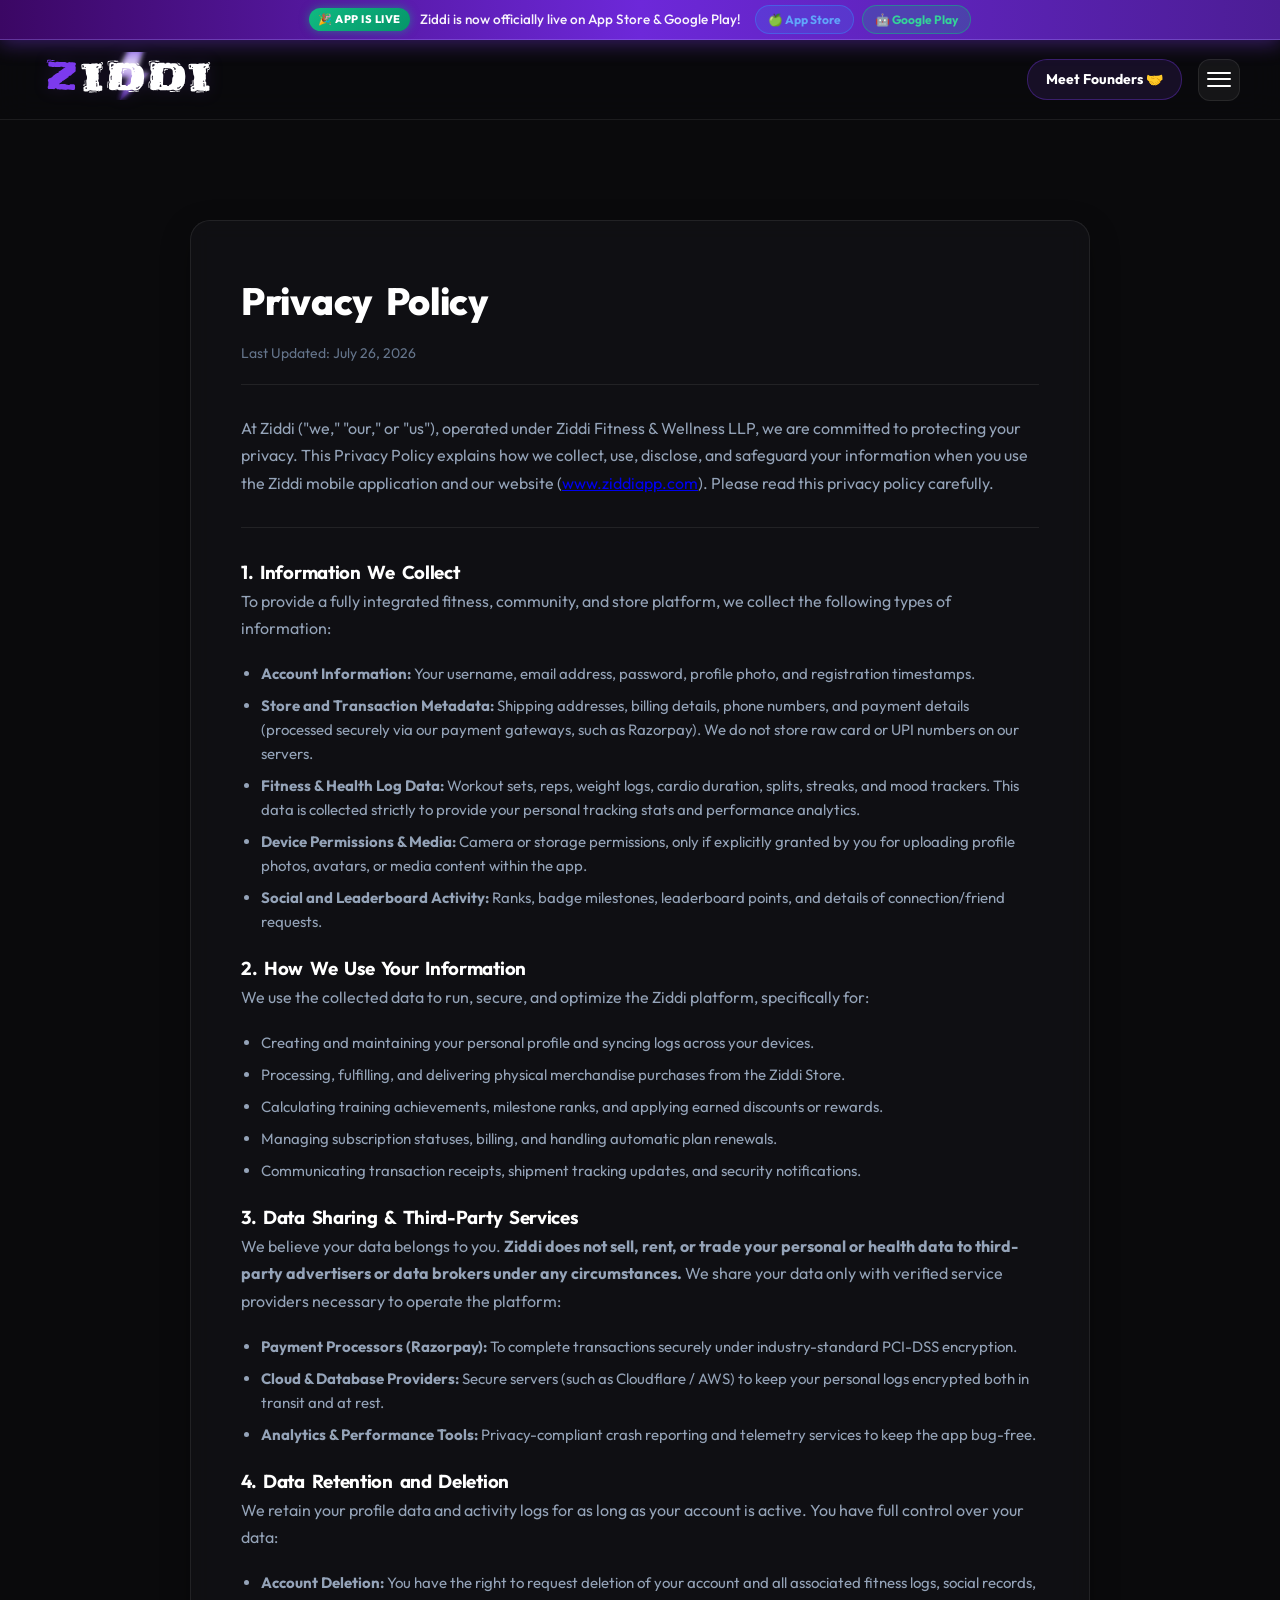
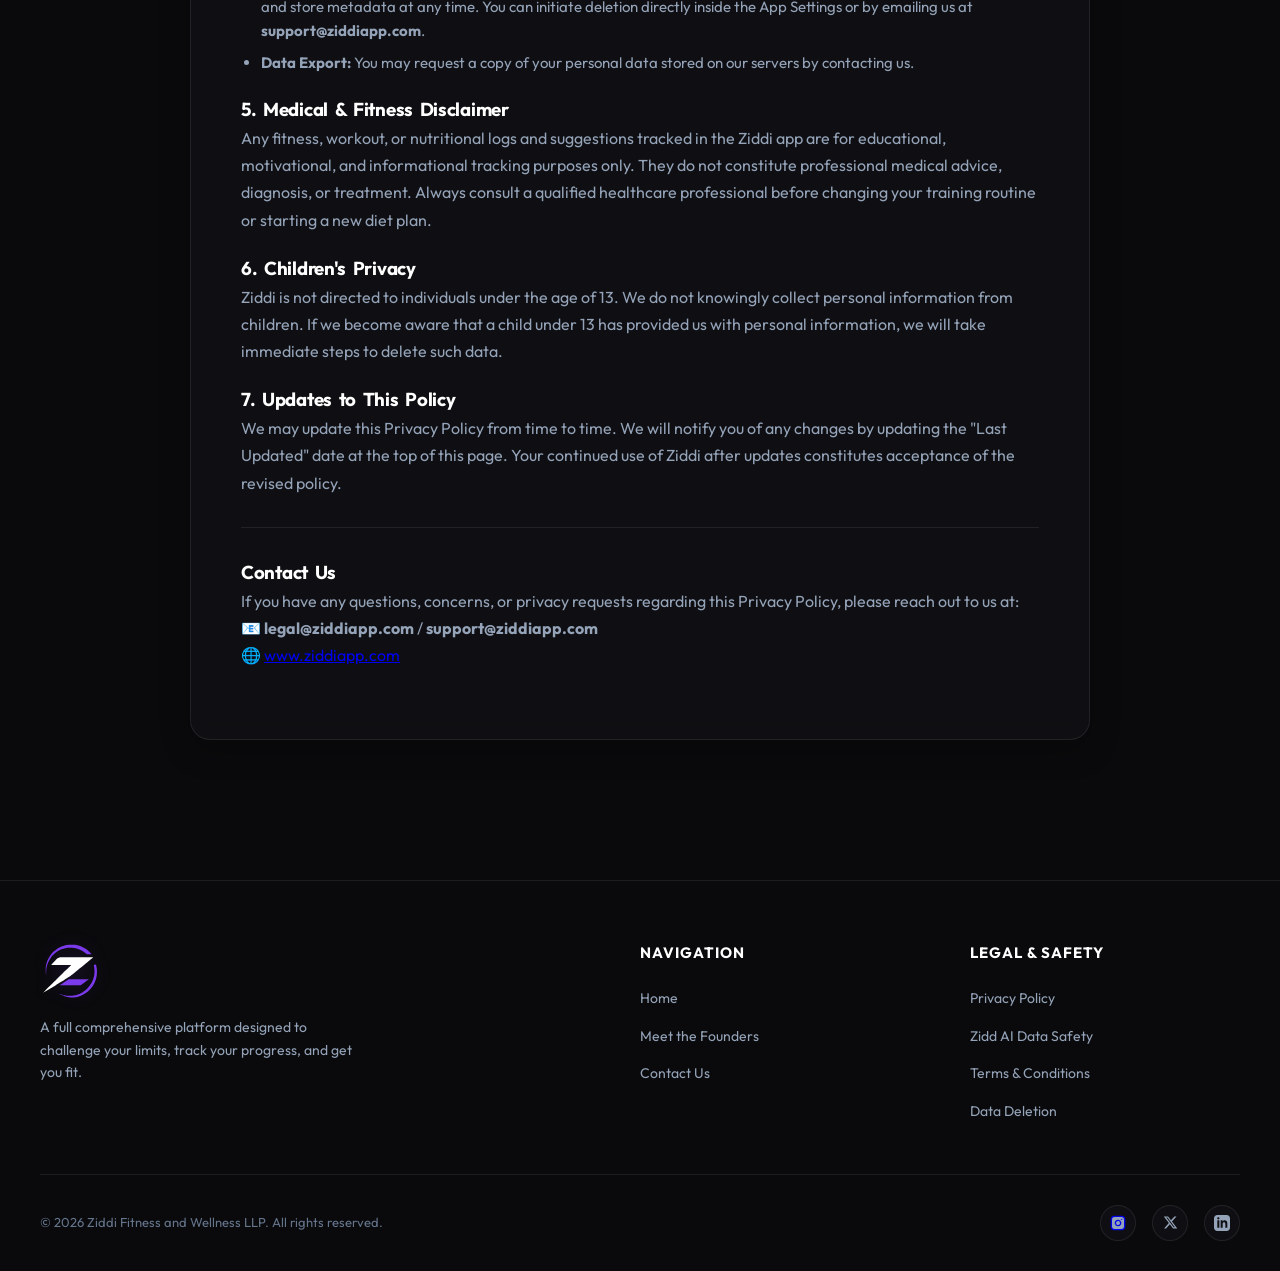
<file: privacy.html>
<!DOCTYPE html>
<html lang="en">

<script async src="https://www.googletagmanager.com/gtag/js?id=G-QQ1TR0W003"></script>
<script>
  window.dataLayer = window.dataLayer || [];
  function gtag(){dataLayer.push(arguments);}
  gtag('js', new Date());

  gtag('config', 'G-QQ1TR0W003');
</script>

<head>
  <meta charset="UTF-8">
  <meta name="viewport" content="width=device-width, initial-scale=1.0">
  <title>Privacy Policy — Ziddi | Human Performance & Preventive Health Platform</title>
  <link rel="canonical" href="https://www.ziddiapp.com/privacy">
      <!-- Favicon for Google Search & Browsers -->
  <link rel="icon" type="image/png" sizes="512x512" href="assets/favicon.png">
  <link rel="icon" type="image/png" sizes="192x192" href="assets/favicon.png">
  <link rel="apple-touch-icon" sizes="180x180" href="assets/favicon.png">
  <link rel="shortcut icon" href="assets/favicon.png">
  <link rel="stylesheet" href="/assets/style.css?v=4.4">
  <script src="/assets/auth.js?v=4.4"></script>
  <script src="/assets/store.js?v=4.4"></script>
  <script src="/assets/subscription-modal.js?v=4.4"></script>
  <script src="/assets/launch-timer.js?v=4.8"></script>
</head>
<body class="has-top-banner">

  <!-- Top Announcement Banner -->
  <div class="top-announcement-banner">
    <div class="banner-content">
      <span class="banner-badge">🎉 APP IS LIVE</span>
      <span class="banner-text">Ziddi is now officially live on <strong>App Store</strong> &amp; <strong>Google Play</strong>!</span>
    </div>
    <div class="banner-actions">
      <a href="https://apps.apple.com/in/app/ziddi/id6809047218" target="_blank" rel="noopener noreferrer" class="banner-cta ios-cta">
        🍏 App Store
      </a>
      <a href="https://play.google.com/store/apps/details?id=com.ziddi.app&hl=en" target="_blank" rel="noopener noreferrer" class="banner-cta android-cta">
        🤖 Google Play
      </a>
    </div>
  </div>

  <!-- Background glows -->
  <div class="gradient-accent glow-top-right"></div>
  <div class="gradient-accent glow-bottom-left"></div>

  <!-- Header -->
  <header id="mainHeader">
    <a href="index.html" class="logo-container">
      <picture>
        <source media="(max-width: 900px)" srcset="assets/z_vector_logo.svg">
        <img src="assets/logo.svg" alt="Ziddi Logo" class="logo-img">
      </picture>
    </a>
    <div class="header-right-actions">
      <a href="founders.html" class="header-founders-btn">Meet Founders 🤝</a>
      <button class="nav-menu-btn" id="menuToggle" aria-label="Toggle Navigation">
        <span></span>
        <span></span>
        <span></span>
      </button>
    </div>
  </header>

  <!-- Side Navigation Drawer -->
  <div class="drawer-backdrop" id="drawerBackdrop"></div>
  <div class="side-drawer" id="sideDrawer">
    <div style="margin-bottom: 20px;">
      <img src="assets/z_vector_logo.svg" alt="Ziddi Logo" style="height: 60px; width: auto;">
    </div>
    <a href="index.html">Home</a>
    <a href="challenges.html" class="drawer-challenge-link">
      <span>Ziddi Challenges ⚡🏆</span>
      <span class="badge-live-pulse">LIVE</span>
    </a>
    <a href="founders.html">Meet the Founders</a>
    <a href="privacy.html" style="color: var(--text-primary);">Privacy Policy</a>
    <a href="terms.html">Terms & Conditions</a>
    <a href="data-deletion.html">Data Deletion</a>
    <a href="feedback.html">Contact Us</a>
    <a href="https://apps.apple.com/in/app/ziddi/id6809047218" target="_blank" class="drawer-login-btn" style="background: linear-gradient(135deg, #2563EB 0%, #1D4ED8 100%); margin-bottom: 6px;">🍏 Apple App Store</a>
    <a href="https://play.google.com/store/apps/details?id=com.ziddi.app&hl=en" target="_blank" class="drawer-login-btn" style="background: linear-gradient(135deg, #10B981 0%, #059669 100%);">🤖 Google Play Store</a>
  </div>

  <main>
    <section>
      <div class="legal-container">
        <h1 class="legal-title">Privacy Policy</h1>
        <div class="legal-meta">Last Updated: July 26, 2026</div>

        <div class="legal-content">
          <p>At Ziddi ("we," "our," or "us"), operated under Ziddi Fitness & Wellness LLP, we are committed to protecting your privacy. This Privacy Policy explains how we collect, use, disclose, and safeguard your information when you use the Ziddi mobile application and our website (<a href="https://www.ziddiapp.com">www.ziddiapp.com</a>). Please read this privacy policy carefully.</p>

          <hr style="border: 0; border-top: 1px solid var(--border); margin: 30px 0;">

          <h3>1. Information We Collect</h3>
          <p>To provide a fully integrated fitness, community, and store platform, we collect the following types of information:</p>
          <ul>
            <li><strong>Account Information:</strong> Your username, email address, password, profile photo, and registration timestamps.</li>
            <li><strong>Store and Transaction Metadata:</strong> Shipping addresses, billing details, phone numbers, and payment details (processed securely via our payment gateways, such as Razorpay). We do not store raw card or UPI numbers on our servers.</li>
            <li><strong>Fitness & Health Log Data:</strong> Workout sets, reps, weight logs, cardio duration, splits, streaks, and mood trackers. This data is collected strictly to provide your personal tracking stats and performance analytics.</li>
            <li><strong>Device Permissions & Media:</strong> Camera or storage permissions, only if explicitly granted by you for uploading profile photos, avatars, or media content within the app.</li>
            <li><strong>Social and Leaderboard Activity:</strong> Ranks, badge milestones, leaderboard points, and details of connection/friend requests.</li>
          </ul>

          <h3>2. How We Use Your Information</h3>
          <p>We use the collected data to run, secure, and optimize the Ziddi platform, specifically for:</p>
          <ul>
            <li>Creating and maintaining your personal profile and syncing logs across your devices.</li>
            <li>Processing, fulfilling, and delivering physical merchandise purchases from the Ziddi Store.</li>
            <li>Calculating training achievements, milestone ranks, and applying earned discounts or rewards.</li>
            <li>Managing subscription statuses, billing, and handling automatic plan renewals.</li>
            <li>Communicating transaction receipts, shipment tracking updates, and security notifications.</li>
          </ul>

          <h3>3. Data Sharing & Third-Party Services</h3>
          <p>We believe your data belongs to you. <strong>Ziddi does not sell, rent, or trade your personal or health data to third-party advertisers or data brokers under any circumstances.</strong> We share your data only with verified service providers necessary to operate the platform:</p>
          <ul>
            <li><strong>Payment Processors (Razorpay):</strong> To complete transactions securely under industry-standard PCI-DSS encryption.</li>
            <li><strong>Cloud & Database Providers:</strong> Secure servers (such as Cloudflare / AWS) to keep your personal logs encrypted both in transit and at rest.</li>
            <li><strong>Analytics & Performance Tools:</strong> Privacy-compliant crash reporting and telemetry services to keep the app bug-free.</li>
          </ul>

          <h3>4. Data Retention and Deletion</h3>
          <p>We retain your profile data and activity logs for as long as your account is active. You have full control over your data:</p>
          <ul>
            <li><strong>Account Deletion:</strong> You have the right to request deletion of your account and all associated fitness logs, social records, and store metadata at any time. You can initiate deletion directly inside the App Settings or by emailing us at <strong>support@ziddiapp.com</strong>.</li>
            <li><strong>Data Export:</strong> You may request a copy of your personal data stored on our servers by contacting us.</li>
          </ul>

          <h3>5. Medical & Fitness Disclaimer</h3>
          <p>Any fitness, workout, or nutritional logs and suggestions tracked in the Ziddi app are for educational, motivational, and informational tracking purposes only. They do not constitute professional medical advice, diagnosis, or treatment. Always consult a qualified healthcare professional before changing your training routine or starting a new diet plan.</p>

          <h3>6. Children's Privacy</h3>
          <p>Ziddi is not directed to individuals under the age of 13. We do not knowingly collect personal information from children. If we become aware that a child under 13 has provided us with personal information, we will take immediate steps to delete such data.</p>

          <h3>7. Updates to This Policy</h3>
          <p>We may update this Privacy Policy from time to time. We will notify you of any changes by updating the "Last Updated" date at the top of this page. Your continued use of Ziddi after updates constitutes acceptance of the revised policy.</p>

          <hr style="border: 0; border-top: 1px solid var(--border); margin: 30px 0;">

          <h3>Contact Us</h3>
          <p>If you have any questions, concerns, or privacy requests regarding this Privacy Policy, please reach out to us at:<br>
          📧 <strong>legal@ziddiapp.com</strong> / <strong>support@ziddiapp.com</strong><br>
          🌐 <a href="https://www.ziddiapp.com">www.ziddiapp.com</a></p>
        </div>
      </div>
    </section>
  </main>

  <!-- Footer -->
  <footer>
    <div class="footer-grid">
      <div class="footer-brand">
        <a href="index.html" class="logo-container" style="padding:0;">
          <img src="assets/z_vector_logo.svg" alt="Ziddi Logo" class="logo-img" style="height: 60px;">
        </a>
        <p>A full comprehensive platform designed to challenge your limits, track your progress, and get you fit.</p>
      </div>
      <div class="footer-links">
        <h4>Navigation</h4>
        <ul>
          <li><a href="index.html">Home</a></li>
          <li><a href="founders.html">Meet the Founders</a></li>
          <li><a href="feedback.html">Contact Us</a></li>
        </ul>
      </div>
      <div class="footer-links">
        <h4>Legal & Safety</h4>
        <ul>
          <li><a href="privacy.html">Privacy Policy</a></li>
          <li><a href="ai-privacy.html">Zidd AI Data Safety</a></li>
          <li><a href="terms.html">Terms & Conditions</a></li>
          <li><a href="data-deletion.html">Data Deletion</a></li>
        </ul>
      </div>
    </div>
    <div class="footer-bottom">
      <p>&copy; 2026 Ziddi Fitness and Wellness LLP. All rights reserved.</p>
      <div class="footer-socials">
        <!-- Instagram -->
        <a href="https://www.instagram.com/ziddiapp/" target="_blank" rel="noopener noreferrer" aria-label="Instagram">
          <svg width="16" height="16" viewBox="0 0 24 24" fill="none" stroke="currentColor" stroke-width="2" stroke-linecap="round" stroke-linejoin="round"><rect x="2" y="2" width="20" height="20" rx="5" ry="5"></rect><path d="M16 11.37A4 4 0 1 1 12.63 8 4 4 0 0 1 16 11.37z"></path><line x1="17.5" y1="6.5" x2="17.51" y2="6.5"></line></svg>
        </a>
        <!-- X -->
        <a href="https://x.com/ziddiapp" target="_blank" rel="noopener noreferrer" aria-label="X (formerly Twitter)">
          <svg width="15" height="15" viewBox="0 0 24 24" fill="currentColor"><path d="M18.244 2.25h3.308l-7.227 8.26 8.502 11.24H16.17l-5.214-6.817L4.99 21.75H1.68l7.73-8.835L1.254 2.25H8.08l4.713 6.231zm-1.161 17.52h1.833L7.084 4.126H5.117z"/></svg>
        </a>
        <!-- LinkedIn -->
        <a href="https://www.linkedin.com/company/ziddi-app" target="_blank" rel="noopener noreferrer" aria-label="LinkedIn">
          <svg width="16" height="16" viewBox="0 0 24 24" fill="currentColor"><path d="M19 0h-14c-2.761 0-5 2.239-5 5v14c0 2.761 2.239 5 5 5h14c2.762 0 5-2.239 5-5v-14c0-2.761-2.238-5-5-5zm-11 19h-3v-11h3v11zm-1.5-12.268c-.966 0-1.75-.779-1.75-1.75s.784-1.75 1.75-1.75 1.75.779 1.75 1.75-.784 1.75-1.75 1.75zm13.5 12.268h-3v-5.604c0-3.368-4-3.113-4 0v5.604h-3v-11h3v1.765c1.396-2.586 7-2.777 7 2.476v6.759z"/></svg>
        </a>

      </div>
    </div>
  </footer>

  <script>
    // Header styling on scroll
    const header = document.getElementById('mainHeader');
    window.addEventListener('scroll', () => {
      if (window.scrollY > 20) {
        header.classList.add('scrolled');
      } else {
        header.classList.remove('scrolled');
      }
    });

    // Side Drawer toggle logic
    const menuToggle = document.getElementById('menuToggle');
    const sideDrawer = document.getElementById('sideDrawer');
    const backdrop = document.getElementById('drawerBackdrop');

    function toggleMenu() {
      menuToggle.classList.toggle('open');
      sideDrawer.classList.toggle('open');
      backdrop.classList.toggle('open');
    }

    menuToggle.addEventListener('click', toggleMenu);
    backdrop.addEventListener('click', toggleMenu);
  </script>
</body>
</html>
</file>
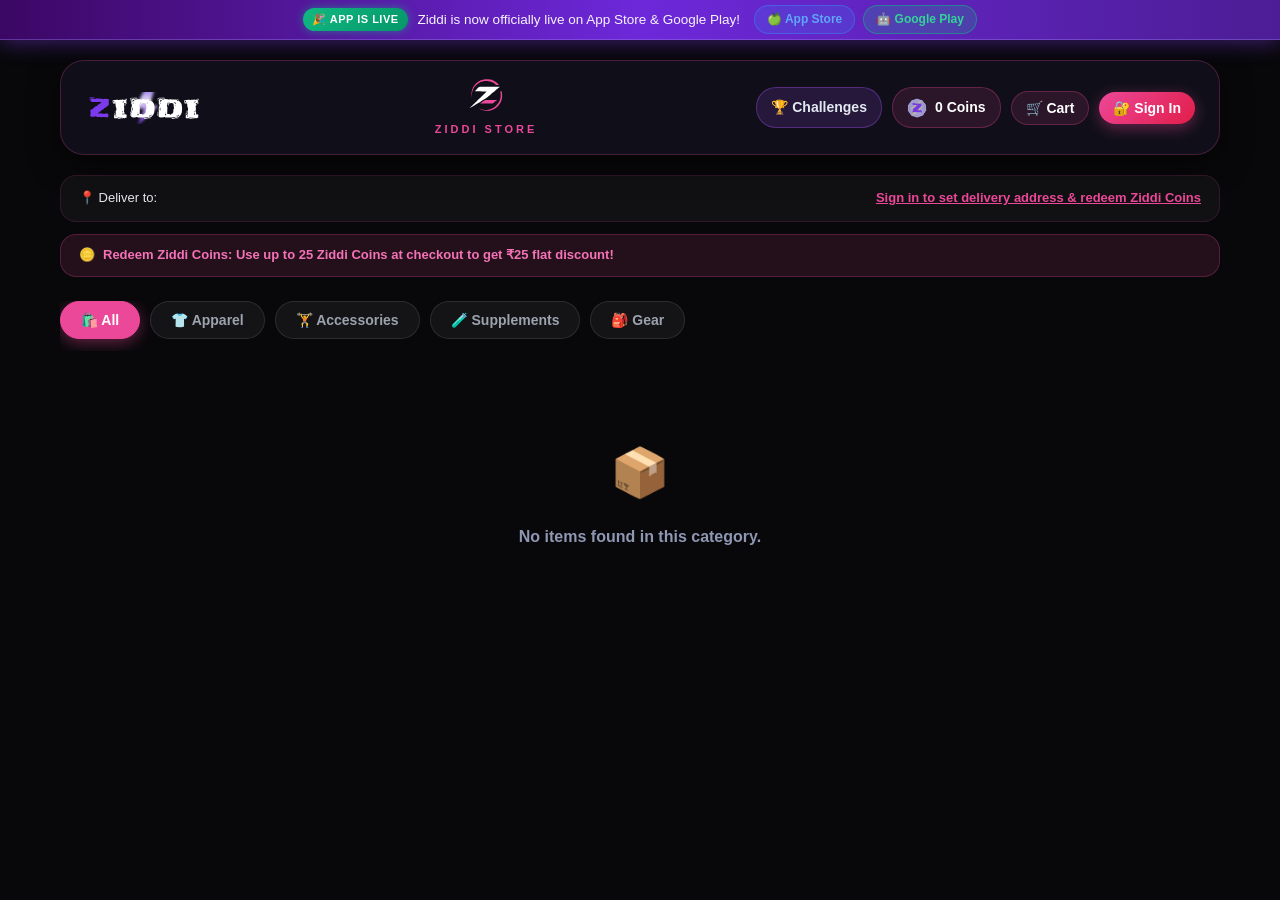
<file: store.html>
<!DOCTYPE html>
<html lang="en">
<head>
  <meta charset="UTF-8">
  <meta name="viewport" content="width=device-width, initial-scale=1.0">
  <title>Ziddi Store — Official Gear, Apparel & Supplements</title>
  <link rel="canonical" href="https://www.ziddiapp.com/store">
  <meta name="description" content="Shop official Ziddi gym apparel, lifting gear, and premium supplements. Earn and redeem Ziddi Coins at checkout.">

  <!-- OpenGraph -->
  <meta property="og:title" content="Ziddi Store — Official Gear & Apparel">
  <meta property="og:description" content="Shop official Ziddi gear and supplements. Redeem Ziddi Coins at checkout.">
  <meta property="og:image" content="assets/favicon.png">

  <!-- Favicon -->
  <link rel="icon" type="image/png" sizes="192x192" href="assets/favicon.png">
  <link rel="apple-touch-icon" href="assets/favicon.png">
    <!-- Favicon for Google Search & Browsers -->
  <link rel="icon" type="image/png" sizes="512x512" href="assets/favicon.png">
  <link rel="icon" type="image/png" sizes="192x192" href="assets/favicon.png">
  <link rel="apple-touch-icon" sizes="180x180" href="assets/favicon.png">
  <link rel="shortcut icon" href="assets/favicon.png">
  <link rel="stylesheet" href="/assets/style.css?v=4.8">

  <script src="/assets/auth.js?v=4.8"></script>
  <script src="/assets/store.js?v=4.8"></script>
  <script src="/assets/subscription-modal.js?v=4.8"></script>
  <script src="/assets/launch-timer.js?v=4.8"></script>
  <script src="https://checkout.razorpay.com/v1/checkout.js"></script>

  <style>
    body {
      background: #08080A;
      color: #FFF;
      font-family: 'Inter', -apple-system, sans-serif;
      margin: 0;
      padding: 0;
      min-height: 100vh;
    }

    .store-container {
      max-width: 1200px;
      margin: 0 auto;
      padding: 24px 20px 80px 20px;
    }

    body.has-top-banner .store-container {
      padding-top: 60px !important;
    }

    /* Store Header Topbar - Explicitly In-Flow */
    header.store-header,
    .store-header {
      position: relative !important;
      top: 0 !important;
      left: auto !important;
      width: 100% !important;
      height: auto !important;
      z-index: 10 !important;
      display: flex;
      align-items: center;
      justify-content: space-between;
      padding: 16px 24px;
      background: rgba(18, 17, 29, 0.85);
      border: 1px solid rgba(236, 72, 153, 0.25);
      border-radius: 24px;
      backdrop-filter: blur(12px);
      margin-bottom: 20px;
      box-shadow: 0 10px 30px rgba(0,0,0,0.5);
    }

    .back-btn {
      color: #F472B6;
      text-decoration: none;
      font-weight: 700;
      font-size: 14px;
      display: flex;
      align-items: center;
      gap: 6px;
      transition: transform 0.2s;
    }
    .back-btn:hover {
      transform: translateX(-4px);
    }

    .icon-badge-btn {
      background: rgba(236, 72, 153, 0.12);
      border: 1px solid rgba(236, 72, 153, 0.3);
      color: #FFF;
      border-radius: 20px;
      padding: 8px 14px;
      font-weight: 700;
      font-size: 14px;
      cursor: pointer;
      display: flex;
      align-items: center;
      gap: 8px;
      position: relative;
      transition: all 0.2s;
    }
    .icon-badge-btn:hover {
      background: rgba(236, 72, 153, 0.25);
      transform: translateY(-2px);
    }

    .bubble-count {
      background: #EF4444;
      color: #FFF;
      font-size: 10px;
      font-weight: 800;
      border-radius: 10px;
      padding: 2px 6px;
      min-width: 14px;
      text-align: center;
    }

    /* Address & Incentive Strips */
    .store-address-bar {
      background: rgba(255, 255, 255, 0.04);
      border: 1px solid rgba(236, 72, 153, 0.15);
      border-radius: 16px;
      padding: 12px 18px;
      font-size: 13px;
      color: #E5E7EB;
      margin-bottom: 12px;
      display: flex;
      align-items: center;
      justify-content: space-between;
    }

    .store-coin-strip {
      background: rgba(236, 72, 153, 0.12);
      border: 1px solid rgba(236, 72, 153, 0.25);
      border-radius: 16px;
      padding: 10px 18px;
      font-size: 13px;
      font-weight: 600;
      color: #F472B6;
      margin-bottom: 24px;
      display: flex;
      align-items: center;
      gap: 8px;
    }

    /* Category Tabs */
    .tabs-row {
      display: flex;
      gap: 10px;
      overflow-x: auto;
      padding-bottom: 12px;
      margin-bottom: 24px;
      scrollbar-width: none;
    }
    .tabs-row::-webkit-scrollbar { display: none; }

    .tab-btn {
      background: rgba(255, 255, 255, 0.05);
      border: 1px solid rgba(255, 255, 255, 0.1);
      color: #9CA3AF;
      border-radius: 20px;
      padding: 10px 20px;
      font-weight: 700;
      font-size: 14px;
      cursor: pointer;
      white-space: nowrap;
      transition: all 0.2s;
    }
    .tab-btn.active, .tab-btn:hover {
      background: #EC4899;
      border-color: #EC4899;
      color: #FFF;
      box-shadow: 0 4px 15px rgba(236, 72, 153, 0.4);
    }

    /* Product Grid */
    .product-grid {
      display: grid;
      grid-template-columns: repeat(auto-fill, minmax(260px, 1fr));
      gap: 20px;
    }

    /* Mobile responsiveness */
    @media (max-width: 600px) {
      body.has-top-banner .store-container,
      .store-container {
        padding-top: 50px !important;
        padding-left: 12px !important;
        padding-right: 12px !important;
        padding-bottom: 60px !important;
      }
      .store-header {
        padding: 12px 14px;
        border-radius: 18px;
      }
      .product-grid {
        grid-template-columns: repeat(auto-fill, minmax(150px, 1fr));
        gap: 12px;
      }
      .icon-badge-btn {
        padding: 6px 10px;
        font-size: 12px;
      }
    }
  </style>
</head>
<body class="has-top-banner">

  <!-- Top Announcement Banner -->
  <div class="top-announcement-banner" style="background: linear-gradient(90deg, #78350F 0%, #D97706 30%, #EC4899 70%, #701A75 100%);">
    <div class="banner-content">
      <span class="banner-badge" style="background: linear-gradient(135deg, #F59E0B 0%, #D97706 100%); color: #000; font-weight: 900; box-shadow: 0 0 12px rgba(245, 158, 11, 0.6);">🪔 DIWALI MEGA SALE</span>
      <span class="banner-text">Festival Price Cuts Live! <strong style="color: #FDE68A;">Redeem 50 ZC (₹50 OFF) on App</strong> · 25 ZC on Web</span>
    </div>
    <div class="banner-actions">
      <a href="https://apps.apple.com/in/app/ziddi/id6809047218" target="_blank" rel="noopener noreferrer" class="banner-cta ios-cta">
        🍏 App Store
      </a>
      <a href="https://play.google.com/store/apps/details?id=com.ziddi.app&hl=en" target="_blank" rel="noopener noreferrer" class="banner-cta android-cta">
        🤖 Google Play
      </a>
    </div>
  </div>

  <div class="store-container">
    <!-- Topbar -->
    <header class="store-header">
      <a href="index.html" style="display: flex; align-items: center; text-decoration: none;">
        <img src="assets/logo.svg" alt="Ziddi Logo" style="height: 32px; width: auto;">
      </a>

      <div style="text-align: center;">
        <img src="assets/z_vector_logo_pink.svg" alt="Ziddi Logo" style="height: 36px; width: auto;">
        <div style="font-size: 11px; font-weight: 800; letter-spacing: 3px; color: #EC4899; text-transform: uppercase;">ZIDDI STORE</div>
      </div>

      <div style="display: flex; align-items: center; gap: 10px;">
        <a href="challenges.html" class="icon-badge-btn" style="text-decoration: none; color: #E2E8F0; background: rgba(168, 85, 247, 0.15); border-color: rgba(168, 85, 247, 0.35);">
          <span>🏆 Challenges</span>
        </a>
        <div class="icon-badge-btn" style="cursor: default;">
          <img src="assets/ziddi_coin.png" alt="Coin" style="height: 20px; width: 20px;">
          <span id="storeUserCoinsTxt">0 Coins</span>
        </div>

        <button onclick="ZiddiStore.openCart()" class="icon-badge-btn">
          <span>🛒 Cart</span>
          <span id="cartCountBubble" class="bubble-count" style="display: none;">0</span>
        </button>

        <div id="storeAuthContainer"></div>
      </div>
    </header>

    <!-- Address Bar -->
    <div id="storeAddressBar" class="store-address-bar">
      <span>📍 Deliver to: <span style="color: #9CA3AF;">Loading address...</span></span>
    </div>

    <!-- Festive Diwali Coin & App Savings Strip -->
    <div id="storeCoinStrip" class="store-coin-strip" style="
      background: linear-gradient(135deg, rgba(236, 72, 153, 0.15) 0%, rgba(245, 158, 11, 0.15) 100%);
      border: 1.5px solid rgba(245, 158, 11, 0.4); justify-content: space-between; flex-wrap: wrap; gap: 12px;
      padding: 12px 18px; margin-bottom: 24px;
    ">
      <div style="display: flex; align-items: center; gap: 10px;">
        <span style="font-size: 22px;">🪔</span>
        <div>
          <div style="font-weight: 800; color: #FBBF24; font-size: 13.5px; display: flex; align-items: center; gap: 6px;">
            <span>Diwali Mega Sale Live!</span>
            <span style="background: rgba(236,72,153,0.2); border: 1px solid #EC4899; color: #F472B6; font-size: 10px; padding: 1px 6px; border-radius: 999px;">FESTIVE OFFER</span>
          </div>
          <div style="font-size: 12px; color: #E5E7EB; margin-top: 2px;">
            Web checkout: Redeem <strong>25 Ziddi Coins (₹25 OFF)</strong>. Want double savings?
          </div>
        </div>
      </div>
      <div style="display: flex; align-items: center; gap: 8px; flex-wrap: wrap;">
        <span style="font-size: 11.5px; font-weight: 800; color: #34D399; background: rgba(16, 185, 129, 0.15); border: 1px solid #10B981; padding: 4px 10px; border-radius: 999px;">
          📱 Redeem 50 ZC (₹50 OFF) in Mobile App!
        </span>
        <a href="https://apps.apple.com/in/app/ziddi/id6809047218" target="_blank" rel="noopener noreferrer" style="color: #FFF; background: #2563EB; font-size: 11px; font-weight: 700; padding: 4px 10px; border-radius: 8px; text-decoration: none;">🍏 iOS</a>
        <a href="https://play.google.com/store/apps/details?id=com.ziddi.app&hl=en" target="_blank" rel="noopener noreferrer" style="color: #FFF; background: #059669; font-size: 11px; font-weight: 700; padding: 4px 10px; border-radius: 8px; text-decoration: none;">🤖 Android</a>
      </div>
    </div>

    <!-- Category Tabs -->
    <div class="tabs-row">
      <button onclick="switchCategory('all')" id="tab-all" class="tab-btn active">🛍️ All</button>
      <button onclick="switchCategory('apparel')" id="tab-apparel" class="tab-btn">👕 Apparel</button>
      <button onclick="switchCategory('accessories')" id="tab-accessories" class="tab-btn">🏋️ Accessories</button>
      <button onclick="switchCategory('supplements')" id="tab-supplements" class="tab-btn">🧪 Supplements</button>
      <button onclick="switchCategory('gear')" id="tab-gear" class="tab-btn">🎒 Gear</button>
    </div>

    <!-- Product Grid -->
    <div id="storeGrid" class="product-grid"></div>
  </div>

  <script>
    function switchCategory(cat) {
      window.currentCategory = cat;
      document.querySelectorAll('.tab-btn').forEach(btn => btn.classList.remove('active'));
      const activeBtn = document.getElementById(`tab-${cat}`);
      if (activeBtn) activeBtn.classList.add('active');
      ZiddiStore.renderCatalog(cat);
    }

    // Auto-revert all Diwali sale banners on 16th Nov 23:59:59 PM IST
    (function checkDiwaliSaleExpiry() {
      const DIWALI_EXPIRY = new Date('2026-11-16T23:59:59+05:30').getTime();
      if (Date.now() > DIWALI_EXPIRY) {
        const banner = document.querySelector('.top-announcement-banner');
        if (banner) {
          banner.style.background = '';
          const badge = banner.querySelector('.banner-badge');
          if (badge) {
            badge.innerHTML = '🎉 APP IS LIVE';
            badge.style.background = '';
            badge.style.color = '';
            badge.style.boxShadow = '';
          }
          const text = banner.querySelector('.banner-text');
          if (text) {
            text.innerHTML = 'Ziddi is now officially live on App Store &amp; Google Play!';
          }
        }
        const coinStrip = document.getElementById('storeCoinStrip');
        if (coinStrip) {
          coinStrip.style = '';
          coinStrip.className = 'store-coin-strip';
          coinStrip.innerHTML = '<span>🪙</span><span><strong>Redeem Ziddi Coins:</strong> Use up to 25 Ziddi Coins at checkout to get ₹25 flat discount!</span>';
        }
      }
    })();
  </script>
</body>
</html>
</file>
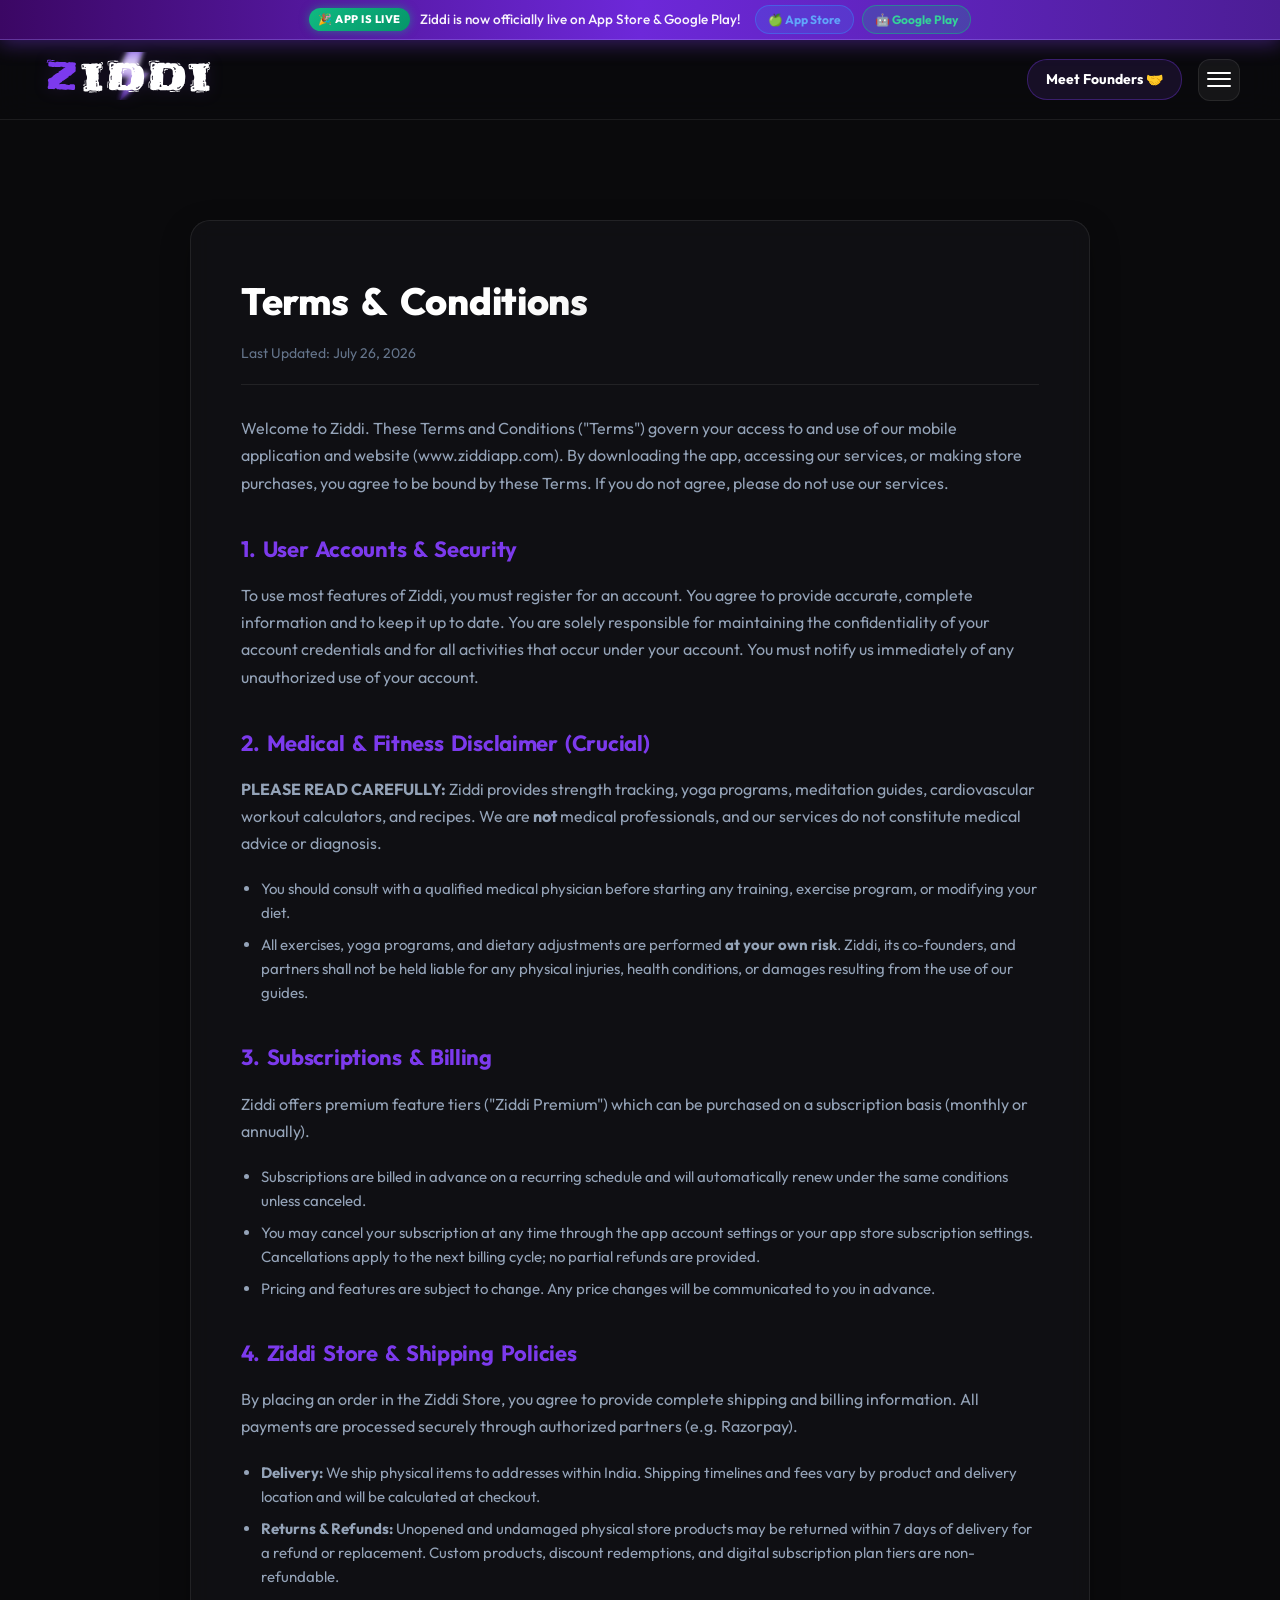
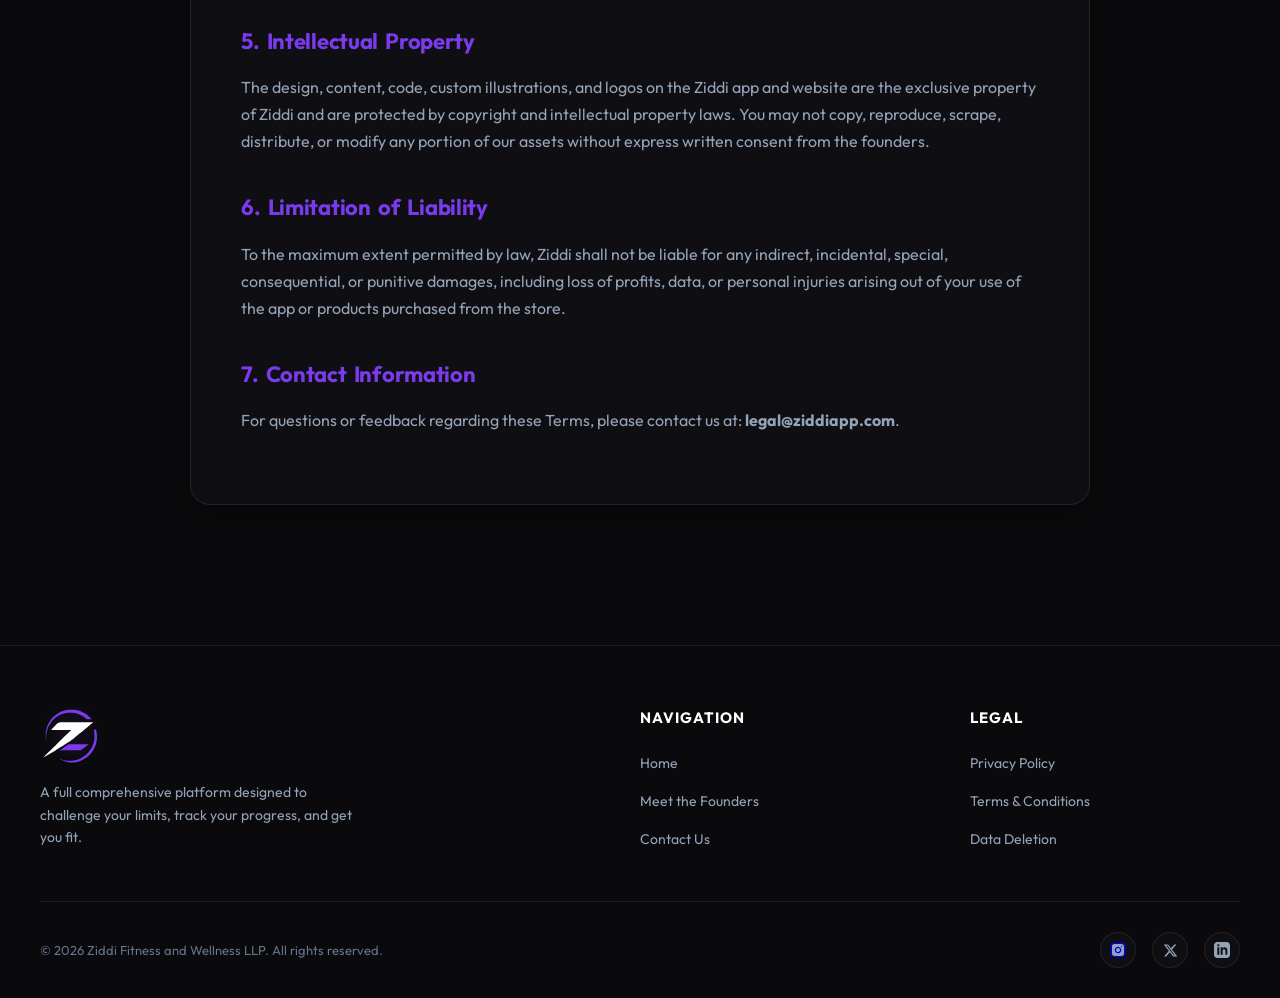
<file: terms.html>
<!DOCTYPE html>
<html lang="en">

<script async src="https://www.googletagmanager.com/gtag/js?id=G-QQ1TR0W003"></script>
<script>
  window.dataLayer = window.dataLayer || [];
  function gtag(){dataLayer.push(arguments);}
  gtag('js', new Date());

  gtag('config', 'G-QQ1TR0W003');
</script>
<head>
  <meta charset="UTF-8">
  <meta name="viewport" content="width=device-width, initial-scale=1.0">
  <title>Terms & Conditions — Ziddi | Human Performance & Preventive Health Platform</title>
  <link rel="canonical" href="https://www.ziddiapp.com/terms">
      <!-- Favicon for Google Search & Browsers -->
  <link rel="icon" type="image/png" sizes="512x512" href="assets/favicon.png">
  <link rel="icon" type="image/png" sizes="192x192" href="assets/favicon.png">
  <link rel="apple-touch-icon" sizes="180x180" href="assets/favicon.png">
  <link rel="shortcut icon" href="assets/favicon.png">
  <link rel="stylesheet" href="/assets/style.css?v=4.4">
  <script src="/assets/auth.js?v=4.4"></script>
  <script src="/assets/store.js?v=4.4"></script>
  <script src="/assets/subscription-modal.js?v=4.4"></script>
  <script src="/assets/launch-timer.js?v=4.8"></script>
</head>
<body class="has-top-banner">

  <!-- Top Announcement Banner -->
  <div class="top-announcement-banner">
    <div class="banner-content">
      <span class="banner-badge">🎉 APP IS LIVE</span>
      <span class="banner-text">Ziddi is now officially live on <strong>App Store</strong> &amp; <strong>Google Play</strong>!</span>
    </div>
    <div class="banner-actions">
      <a href="https://apps.apple.com/in/app/ziddi/id6809047218" target="_blank" rel="noopener noreferrer" class="banner-cta ios-cta">
        🍏 App Store
      </a>
      <a href="https://play.google.com/store/apps/details?id=com.ziddi.app&hl=en" target="_blank" rel="noopener noreferrer" class="banner-cta android-cta">
        🤖 Google Play
      </a>
    </div>
  </div>

  <!-- Background glows -->
  <div class="gradient-accent glow-top-right"></div>
  <div class="gradient-accent glow-bottom-left"></div>

  <!-- Header -->
  <header id="mainHeader">
    <a href="index.html" class="logo-container">
      <picture>
        <source media="(max-width: 900px)" srcset="assets/z_vector_logo.svg">
        <img src="assets/logo.svg" alt="Ziddi Logo" class="logo-img">
      </picture>
    </a>
    <div class="header-right-actions">
      <a href="founders.html" class="header-founders-btn">Meet Founders 🤝</a>
      <button class="nav-menu-btn" id="menuToggle" aria-label="Toggle Navigation">
        <span></span>
        <span></span>
        <span></span>
      </button>
    </div>
  </header>

  <!-- Side Navigation Drawer -->
  <div class="drawer-backdrop" id="drawerBackdrop"></div>
  <div class="side-drawer" id="sideDrawer">
    <div style="margin-bottom: 20px;">
      <img src="assets/z_vector_logo.svg" alt="Ziddi Logo" style="height: 60px; width: auto;">
    </div>
    <a href="index.html">Home</a>
    <a href="challenges.html" class="drawer-challenge-link">
      <span>Ziddi Challenges ⚡🏆</span>
      <span class="badge-live-pulse">LIVE</span>
    </a>
    <a href="founders.html">Meet the Founders</a>
    <a href="privacy.html">Privacy Policy</a>
    <a href="terms.html" style="color: var(--text-primary);">Terms & Conditions</a>
    <a href="data-deletion.html">Data Deletion</a>
    <a href="feedback.html">Contact Us</a>
    <a href="https://apps.apple.com/in/app/ziddi/id6809047218" target="_blank" class="drawer-login-btn" style="background: linear-gradient(135deg, #2563EB 0%, #1D4ED8 100%); margin-bottom: 6px;">🍏 Apple App Store</a>
    <a href="https://play.google.com/store/apps/details?id=com.ziddi.app&hl=en" target="_blank" class="drawer-login-btn" style="background: linear-gradient(135deg, #10B981 0%, #059669 100%);">🤖 Google Play Store</a>
  </div>

  <main>
    <section>
      <div class="legal-container">
        <h1 class="legal-title">Terms & Conditions</h1>
        <div class="legal-meta">Last Updated: July 26, 2026</div>

        <div class="legal-content">
          <p>Welcome to Ziddi. These Terms and Conditions ("Terms") govern your access to and use of our mobile application and website (www.ziddiapp.com). By downloading the app, accessing our services, or making store purchases, you agree to be bound by these Terms. If you do not agree, please do not use our services.</p>

          <h2>1. User Accounts & Security</h2>
          <p>To use most features of Ziddi, you must register for an account. You agree to provide accurate, complete information and to keep it up to date. You are solely responsible for maintaining the confidentiality of your account credentials and for all activities that occur under your account. You must notify us immediately of any unauthorized use of your account.</p>

          <h2>2. Medical & Fitness Disclaimer (Crucial)</h2>
          <p><strong>PLEASE READ CAREFULLY:</strong> Ziddi provides strength tracking, yoga programs, meditation guides, cardiovascular workout calculators, and recipes. We are <strong>not</strong> medical professionals, and our services do not constitute medical advice or diagnosis. </p>
          <ul>
            <li>You should consult with a qualified medical physician before starting any training, exercise program, or modifying your diet.</li>
            <li>All exercises, yoga programs, and dietary adjustments are performed <strong>at your own risk</strong>. Ziddi, its co-founders, and partners shall not be held liable for any physical injuries, health conditions, or damages resulting from the use of our guides.</li>
          </ul>

          <h2>3. Subscriptions & Billing</h2>
          <p>Ziddi offers premium feature tiers ("Ziddi Premium") which can be purchased on a subscription basis (monthly or annually). </p>
          <ul>
            <li>Subscriptions are billed in advance on a recurring schedule and will automatically renew under the same conditions unless canceled.</li>
            <li>You may cancel your subscription at any time through the app account settings or your app store subscription settings. Cancellations apply to the next billing cycle; no partial refunds are provided.</li>
            <li>Pricing and features are subject to change. Any price changes will be communicated to you in advance.</li>
          </ul>

          <h2>4. Ziddi Store & Shipping Policies</h2>
          <p>By placing an order in the Ziddi Store, you agree to provide complete shipping and billing information. All payments are processed securely through authorized partners (e.g. Razorpay).</p>
          <ul>
            <li><strong>Delivery:</strong> We ship physical items to addresses within India. Shipping timelines and fees vary by product and delivery location and will be calculated at checkout.</li>
            <li><strong>Returns & Refunds:</strong> Unopened and undamaged physical store products may be returned within 7 days of delivery for a refund or replacement. Custom products, discount redemptions, and digital subscription plan tiers are non-refundable.</li>
          </ul>

          <h2>5. Intellectual Property</h2>
          <p>The design, content, code, custom illustrations, and logos on the Ziddi app and website are the exclusive property of Ziddi and are protected by copyright and intellectual property laws. You may not copy, reproduce, scrape, distribute, or modify any portion of our assets without express written consent from the founders.</p>

          <h2>6. Limitation of Liability</h2>
          <p>To the maximum extent permitted by law, Ziddi shall not be liable for any indirect, incidental, special, consequential, or punitive damages, including loss of profits, data, or personal injuries arising out of your use of the app or products purchased from the store.</p>

          <h2>7. Contact Information</h2>
          <p>For questions or feedback regarding these Terms, please contact us at: <strong>legal@ziddiapp.com</strong>.</p>
        </div>
      </div>
    </section>
  </main>

  <!-- Footer -->
  <footer>
    <div class="footer-grid">
      <div class="footer-brand">
        <a href="index.html" class="logo-container" style="padding:0;">
          <img src="assets/z_vector_logo.svg" alt="Ziddi Logo" class="logo-img" style="height: 60px;">
        </a>
        <p>A full comprehensive platform designed to challenge your limits, track your progress, and get you fit.</p>
      </div>
      <div class="footer-links">
        <h4>Navigation</h4>
        <ul>
          <li><a href="index.html">Home</a></li>
          <li><a href="founders.html">Meet the Founders</a></li>
          <li><a href="feedback.html">Contact Us</a></li>
        </ul>
      </div>
      <div class="footer-links">
        <h4>Legal</h4>
        <ul>
          <li><a href="privacy.html">Privacy Policy</a></li>
          <li><a href="terms.html">Terms & Conditions</a></li>
          <li><a href="data-deletion.html">Data Deletion</a></li>
        </ul>
      </div>
    </div>
    <div class="footer-bottom">
      <p>&copy; 2026 Ziddi Fitness and Wellness LLP. All rights reserved.</p>
      <div class="footer-socials">
        <!-- Instagram -->
        <a href="https://www.instagram.com/ziddiapp/" target="_blank" rel="noopener noreferrer" aria-label="Instagram">
          <svg width="16" height="16" viewBox="0 0 24 24" fill="none" stroke="currentColor" stroke-width="2" stroke-linecap="round" stroke-linejoin="round"><rect x="2" y="2" width="20" height="20" rx="5" ry="5"></rect><path d="M16 11.37A4 4 0 1 1 12.63 8 4 4 0 0 1 16 11.37z"></path><line x1="17.5" y1="6.5" x2="17.51" y2="6.5"></line></svg>
        </a>
        <!-- X -->
        <a href="https://x.com/ziddiapp" target="_blank" rel="noopener noreferrer" aria-label="X (formerly Twitter)">
          <svg width="15" height="15" viewBox="0 0 24 24" fill="currentColor"><path d="M18.244 2.25h3.308l-7.227 8.26 8.502 11.24H16.17l-5.214-6.817L4.99 21.75H1.68l7.73-8.835L1.254 2.25H8.08l4.713 6.231zm-1.161 17.52h1.833L7.084 4.126H5.117z"/></svg>
        </a>
        <!-- LinkedIn -->
        <a href="https://www.linkedin.com/company/ziddi-app" target="_blank" rel="noopener noreferrer" aria-label="LinkedIn">
          <svg width="16" height="16" viewBox="0 0 24 24" fill="currentColor"><path d="M19 0h-14c-2.761 0-5 2.239-5 5v14c0 2.761 2.239 5 5 5h14c2.762 0 5-2.239 5-5v-14c0-2.761-2.238-5-5-5zm-11 19h-3v-11h3v11zm-1.5-12.268c-.966 0-1.75-.779-1.75-1.75s.784-1.75 1.75-1.75 1.75.779 1.75 1.75-.784 1.75-1.75 1.75zm13.5 12.268h-3v-5.604c0-3.368-4-3.113-4 0v5.604h-3v-11h3v1.765c1.396-2.586 7-2.777 7 2.476v6.759z"/></svg>
        </a>

      </div>
    </div>
  </footer>

  <script>
    // Header styling on scroll
    const header = document.getElementById('mainHeader');
    window.addEventListener('scroll', () => {
      if (window.scrollY > 20) {
        header.classList.add('scrolled');
      } else {
        header.classList.remove('scrolled');
      }
    });

    // Side Drawer toggle logic
    const menuToggle = document.getElementById('menuToggle');
    const sideDrawer = document.getElementById('sideDrawer');
    const backdrop = document.getElementById('drawerBackdrop');

    function toggleMenu() {
      menuToggle.classList.toggle('open');
      sideDrawer.classList.toggle('open');
      backdrop.classList.toggle('open');
    }

    menuToggle.addEventListener('click', toggleMenu);
    backdrop.addEventListener('click', toggleMenu);
  </script>
</body>
</html>
</file>
<file: assets/style.css>
@import url('https://fonts.googleapis.com/css2?family=Outfit:wght@300;400;500;600;700;800;900&display=swap');

:root {
  --primary: #7C3AED;
  --primary-hover: #6D28D9;
  --primary-glow: rgba(124, 58, 237, 0.15);
  --bg: #0A0A0C;
  --bg-card: rgba(18, 18, 22, 0.75);
  --bg-card-hover: rgba(26, 26, 32, 0.85);
  --border: rgba(255, 255, 255, 0.08);
  --border-focus: rgba(124, 58, 237, 0.4);
  --text-primary: #FFFFFF;
  --text-secondary: #94A3B8;
  --text-muted: #64748B;
  --font: 'Outfit', -apple-system, BlinkMacSystemFont, "Segoe UI", Roboto, sans-serif;
  --transition: all 0.3s cubic-bezier(0.4, 0, 0.2, 1);
}

/* Global Reset */
* {
  box-sizing: border-box;
  margin: 0;
  padding: 0;
}

html {
  background-color: var(--bg);
  color: var(--text-primary);
  font-family: var(--font);
  overflow-x: hidden;
  max-width: 100%;
  width: 100%;
  line-height: 1.6;
}

body {
  background-color: var(--bg);
  color: var(--text-primary);
  font-family: var(--font);
  overflow-x: clip;
  width: 100%;
  max-width: 100%;
  position: relative;
  line-height: 1.6;
}

/* Header & Navigation */
header:not(.store-header) {
  position: fixed;
  top: 0;
  left: 0;
  width: 100%;
  height: 80px;
  background: rgba(10, 10, 12, 0.75);
  backdrop-filter: blur(16px);
  -webkit-backdrop-filter: blur(16px);
  border-bottom: 1px solid var(--border);
  z-index: 100;
  display: flex;
  justify-content: space-between;
  align-items: center;
  padding: 0 40px;
  transition: var(--transition);
}

/* Store Header In-Flow Override (Never Fixed) */
header.store-header {
  position: relative !important;
  top: 0 !important;
  left: auto !important;
  width: 100% !important;
  height: auto !important;
  z-index: 10 !important;
}

body.has-top-banner .store-container {
  padding-top: 60px !important;
}

header.scrolled {
  height: 70px;
  background: rgba(6, 6, 8, 0.9);
}

.logo-container {
  display: flex;
  align-items: center;
  gap: 12px;
  text-decoration: none;
  cursor: pointer;
}

.logo-img {
  height: 48px;
  width: auto;
  filter: drop-shadow(0 0 8px var(--primary-glow));
  transition: var(--transition);
}

.logo-container:hover .logo-img {
  transform: rotate(-5deg) scale(1.05);
}

.logo-text {
  font-size: 24px;
  font-weight: 900;
  color: var(--text-primary);
  letter-spacing: -0.5px;
}

.logo-text span {
  color: var(--primary);
}

/* Header Right Actions */
.header-right-actions {
  display: flex;
  align-items: center;
  gap: 16px;
}

.header-founders-btn {
  display: inline-flex;
  align-items: center;
  gap: 6px;
  padding: 8px 18px;
  background: rgba(124, 58, 237, 0.12);
  border: 1px solid rgba(124, 58, 237, 0.35);
  border-radius: 20px;
  color: var(--text-primary);
  text-decoration: none;
  font-size: 14px;
  font-weight: 700;
  transition: var(--transition);
}

.header-founders-btn:hover,
.header-founders-btn.active {
  background: rgba(124, 58, 237, 0.25);
  border-color: var(--primary);
  transform: translateY(-1px);
  box-shadow: 0 4px 14px rgba(124, 58, 237, 0.35);
  color: #FFFFFF;
}

.nav-menu-btn {
  display: flex;
  flex-direction: column;
  justify-content: space-around;
  width: 42px;
  height: 42px;
  padding: 10px 8px;
  background: rgba(255, 255, 255, 0.05);
  border: 1px solid var(--border);
  border-radius: 12px;
  cursor: pointer;
  transition: var(--transition);
  z-index: 160;
}

.nav-menu-btn:hover {
  background: rgba(124, 58, 237, 0.15);
  border-color: var(--primary);
}

.nav-menu-btn span {
  width: 100%;
  height: 2px;
  background: var(--text-primary);
  border-radius: 2px;
  transition: var(--transition);
}

/* Side Drawer styling */
.side-drawer {
  position: fixed;
  top: 0;
  right: 0;
  width: 300px;
  max-width: 85vw;
  height: 100vh;
  background: rgba(13, 13, 16, 0.96);
  backdrop-filter: blur(24px);
  -webkit-backdrop-filter: blur(24px);
  border-left: 1px solid var(--border);
  z-index: 150;
  display: flex;
  flex-direction: column;
  padding: 100px 30px 40px 30px;
  gap: 22px;
  transform: translateX(100%);
  visibility: hidden;
  transition: transform 0.35s cubic-bezier(0.16, 1, 0.3, 1), visibility 0.35s;
  overflow-y: auto;
  overflow-x: hidden;
  -webkit-overflow-scrolling: touch;
  scroll-behavior: smooth;
  overscroll-behavior: contain;
}

.side-drawer::-webkit-scrollbar {
  width: 5px;
}
.side-drawer::-webkit-scrollbar-track {
  background: transparent;
}
.side-drawer::-webkit-scrollbar-thumb {
  background: rgba(124, 58, 237, 0.3);
  border-radius: 4px;
}
.side-drawer::-webkit-scrollbar-thumb:hover {
  background: rgba(124, 58, 237, 0.6);
}

.side-drawer a, .side-drawer button, .side-drawer div {
  flex-shrink: 0;
}

.side-drawer.open {
  transform: translateX(0);
  visibility: visible;
  box-shadow: -20px 0 40px rgba(0, 0, 0, 0.8);
}

.side-drawer a, .side-drawer button {
  font-size: 18px;
  font-weight: 600;
  color: var(--text-secondary);
  text-decoration: none;
  transition: var(--transition);
  text-align: left;
}

.side-drawer a:hover, .side-drawer button:hover {
  color: var(--text-primary);
  transform: translateX(8px);
}

.drawer-login-btn {
  background: linear-gradient(135deg, var(--primary) 0%, #9060FF 100%);
  color: #FFFFFF !important;
  border: none;
  padding: 14px 28px;
  border-radius: 12px;
  font-weight: 700 !important;
  cursor: pointer;
  text-align: center !important;
  box-shadow: 0 4px 15px rgba(124, 58, 237, 0.35);
  margin-top: 10px;
}

.drawer-login-btn:hover {
  transform: translateY(-2px) !important;
  box-shadow: 0 6px 20px rgba(124, 58, 237, 0.5);
}

.drawer-backdrop {
  position: fixed;
  top: 0;
  left: 0;
  width: 100vw;
  height: 100vh;
  background: rgba(0, 0, 0, 0.5);
  z-index: 140;
  opacity: 0;
  pointer-events: none;
  transition: var(--transition);
}

.drawer-backdrop.open {
  opacity: 1;
  pointer-events: auto;
}

/* Base Layout & Sections */
main {
  padding-top: 80px;
}

section {
  padding: 100px 40px;
  max-width: 1400px;
  margin: 0 auto;
}

/* Gradient background accents */
.gradient-accent {
  position: absolute;
  width: 350px;
  height: 350px;
  border-radius: 50%;
  background: radial-gradient(circle, rgba(124, 58, 237, 0.15) 0%, rgba(0,0,0,0) 70%);
  filter: blur(40px);
  pointer-events: none;
  z-index: -1;
  max-width: 100vw;
  overflow: hidden;
}

.glow-top-right {
  top: 0;
  right: 0;
}

.glow-bottom-left {
  bottom: 0;
  left: 0;
}

/* Button UI */
.btn-primary {
  background: linear-gradient(135deg, var(--primary) 0%, #9060FF 100%);
  color: var(--text-primary);
  border: none;
  padding: 16px 36px;
  font-size: 16px;
  font-weight: 700;
  border-radius: 12px;
  cursor: pointer;
  transition: var(--transition);
  display: inline-flex;
  align-items: center;
  gap: 10px;
  text-decoration: none;
  box-shadow: 0 4px 15px rgba(124, 58, 237, 0.3);
}

.btn-primary:hover {
  transform: translateY(-2px);
  box-shadow: 0 8px 24px rgba(124, 58, 237, 0.55);
}

/* Legal Pages Styling (Terms / Privacy) */
.legal-container {
  max-width: 900px;
  margin: 40px auto;
  background: var(--bg-card);
  border: 1px solid var(--border);
  border-radius: 20px;
  padding: 50px;
  box-shadow: 0 10px 30px rgba(0, 0, 0, 0.25);
  backdrop-filter: blur(10px);
}

.legal-title {
  font-size: 38px;
  font-weight: 800;
  margin-bottom: 10px;
  background: linear-gradient(to right, #FFF 30%, #CCC 100%);
  -webkit-background-clip: text;
  -webkit-text-fill-color: transparent;
}

.legal-meta {
  color: var(--text-muted);
  font-size: 14px;
  margin-bottom: 30px;
  border-bottom: 1px solid var(--border);
  padding-bottom: 20px;
}

.legal-content h2 {
  font-size: 22px;
  font-weight: 700;
  margin-top: 35px;
  margin-bottom: 15px;
  color: var(--primary);
  letter-spacing: -0.3px;
}

.legal-content p {
  color: var(--text-secondary);
  font-size: 16px;
  line-height: 1.7;
  margin-bottom: 20px;
}

.legal-content ul {
  margin-bottom: 20px;
  padding-left: 20px;
}

.legal-content li {
  color: var(--text-secondary);
  font-size: 15px;
  margin-bottom: 8px;
}

/* Footer Section */
footer {
  background: transparent;
  border-top: 1px solid var(--border);
  padding: 60px 40px 30px 40px;
}

.footer-grid {
  max-width: 1400px;
  margin: 0 auto;
  display: grid;
  grid-template-columns: 2fr 1fr 1fr;
  gap: 60px;
  margin-bottom: 50px;
}

.footer-brand p {
  color: var(--text-secondary);
  margin-top: 15px;
  max-width: 320px;
  font-size: 14px;
}

.footer-links h4 {
  font-size: 15px;
  font-weight: 700;
  text-transform: uppercase;
  letter-spacing: 1px;
  color: var(--text-primary);
  margin-bottom: 20px;
}

.footer-links ul {
  list-style: none;
  display: flex;
  flex-direction: column;
  gap: 12px;
}

.footer-links a {
  color: var(--text-secondary);
  text-decoration: none;
  font-size: 14px;
  transition: var(--transition);
}

.footer-links a:hover {
  color: var(--primary);
}

.footer-bottom {
  max-width: 1400px;
  margin: 0 auto;
  border-top: 1px solid var(--border);
  padding-top: 30px;
  display: flex;
  justify-content: space-between;
  align-items: center;
  flex-wrap: wrap;
  gap: 20px;
}

.footer-bottom p {
  color: var(--text-muted);
  font-size: 13px;
}

.footer-socials {
  display: flex;
  gap: 16px;
}

.footer-socials a {
  width: 36px;
  height: 36px;
  border-radius: 50%;
  background: var(--bg-card);
  border: 1px solid var(--border);
  display: flex;
  justify-content: center;
  align-items: center;
  text-decoration: none;
  font-size: 16px;
  transition: var(--transition);
}

.footer-socials a:hover {
  border-color: var(--primary);
  background: var(--primary-glow);
  transform: translateY(-3px);
}

.footer-socials a svg {
  fill: var(--text-secondary);
  transition: var(--transition);
}

.footer-socials a:hover svg {
  fill: #FFFFFF;
}

/* Mobile responsive adjustments */
@media (max-width: 900px) {
  .footer-grid {
    grid-template-columns: 1fr;
    gap: 40px;
  }
  .legal-container {
    padding: 30px 20px;
    margin: 20px 10px;
  }
  header {
    padding: 0 20px;
  }
}

/* ── Pink Glassy 3D Lifted Store Button ────────────────────── */
.pink-store-btn {
  background: linear-gradient(135deg, #EC4899 0%, #E11D48 100%);
  color: #FFFFFF !important;
  font-weight: 700;
  font-size: 13px;
  padding: 8px 16px;
  border-radius: 20px;
  text-decoration: none;
  display: inline-flex;
  align-items: center;
  gap: 6px;
  border: 1px solid rgba(255, 255, 255, 0.3);
  box-shadow: 0 4px 15px rgba(236, 72, 153, 0.4), inset 0 1px 0 rgba(255, 255, 255, 0.4);
  transition: all 0.25s cubic-bezier(0.4, 0, 0.2, 1);
  cursor: pointer;
  position: relative;
  overflow: hidden;
}

.pink-store-btn:hover {
  transform: translateY(-2px) scale(1.03);
  box-shadow: 0 8px 25px rgba(236, 72, 153, 0.6), inset 0 1px 0 rgba(255, 255, 255, 0.6);
}

.pink-store-btn:active {
  transform: translateY(0) scale(0.98);
}

/* ── Pink Circular Radial Burst Transition ─────────────────── */
#pinkStoreBurstOverlay {
  position: fixed;
  top: 0;
  left: 0;
  width: 100vw;
  height: 100vh;
  background: radial-gradient(circle, #FFF1F6 0%, #EC4899 70%, #90134E 100%);
  z-index: 99999;
  pointer-events: none;
  clip-path: circle(0% at var(--burst-x, 50%) var(--burst-y, 50%));
  transition: clip-path 0.65s cubic-bezier(0.25, 1, 0.5, 1);
}

#pinkStoreBurstOverlay.active {
  clip-path: circle(150% at var(--burst-x, 50%) var(--burst-y, 50%));
}

@keyframes dropInItem {
  0% {
    opacity: 0;
    transform: translateY(-20px) scale(0.95);
  }
  100% {
    opacity: 1;
    transform: translateY(0) scale(1);
  }
}

.drop-in-item {
  animation: dropInItem 0.45s cubic-bezier(0.34, 1.56, 0.64, 1) forwards;
}

/* ── App Live Top Announcement Banner ─────────────────────── */
.top-announcement-banner {
  background: linear-gradient(90deg, #3B0764 0%, #6D28D9 50%, #4C1D95 100%);
  border-bottom: 1px solid rgba(167, 139, 250, 0.35);
  color: #FFFFFF;
  display: flex;
  align-items: center;
  justify-content: center;
  gap: 14px;
  height: 40px;
  padding: 0 20px;
  font-size: 13.5px;
  position: fixed;
  top: 0;
  left: 0;
  width: 100%;
  z-index: 1001;
  box-shadow: 0 4px 20px rgba(124, 58, 237, 0.4);
  box-sizing: border-box;
  backdrop-filter: blur(12px);
  -webkit-backdrop-filter: blur(12px);
}

.top-announcement-banner .banner-content {
  display: flex;
  align-items: center;
  gap: 10px;
}

.top-announcement-banner .banner-badge {
  background: linear-gradient(135deg, #10B981 0%, #059669 100%);
  color: #FFF;
  font-size: 11px;
  font-weight: 800;
  padding: 3px 9px;
  border-radius: 12px;
  letter-spacing: 0.5px;
  text-transform: uppercase;
  white-space: nowrap;
  box-shadow: 0 0 10px rgba(16, 185, 129, 0.5);
  animation: pulse-badge 2s infinite;
}

@keyframes pulse-badge {
  0%, 100% { opacity: 1; transform: scale(1); }
  50% { opacity: 0.85; transform: scale(1.04); }
}

.top-announcement-banner .banner-text {
  color: rgba(255, 255, 255, 0.95);
  font-weight: 500;
  white-space: nowrap;
}

/* ── Top Banner Live Countdown Timer ───────────────────────── */
.banner-timer {
  display: inline-flex;
  align-items: center;
  gap: 4px;
  background: rgba(0, 0, 0, 0.45);
  padding: 2px 8px;
  border-radius: 8px;
  border: 1px solid rgba(167, 139, 250, 0.45);
  box-shadow: 0 0 12px rgba(124, 58, 237, 0.35);
  margin-left: 4px;
}

.banner-timer .timer-box {
  display: inline-flex;
  align-items: baseline;
  gap: 2px;
}

.banner-timer .t-val {
  font-family: 'Outfit', -apple-system, monospace, sans-serif;
  font-weight: 800;
  font-size: 13px;
  color: #FFFFFF;
  min-width: 16px;
  text-align: center;
  letter-spacing: -0.2px;
}

.banner-timer .t-lbl {
  font-size: 10px;
  font-weight: 700;
  color: #C4B5FD;
  text-transform: lowercase;
}

.banner-timer .timer-colon {
  font-weight: 800;
  font-size: 12px;
  color: #A78BFA;
  opacity: 0.85;
}

.top-announcement-banner .banner-actions {
  display: flex;
  align-items: center;
  gap: 8px;
}

.banner-cta {
  display: inline-flex;
  align-items: center;
  gap: 6px;
  padding: 4px 12px;
  border-radius: 16px;
  font-size: 12px;
  font-weight: 700;
  text-decoration: none;
  transition: all 0.2s ease;
  white-space: nowrap;
}

.banner-cta.android-cta {
  background: rgba(16, 185, 129, 0.2);
  border: 1px solid rgba(16, 185, 129, 0.5);
  color: #34D399;
}

.banner-cta.android-cta:hover {
  background: rgba(16, 185, 129, 0.35);
  color: #FFF;
  transform: translateY(-1px);
  box-shadow: 0 2px 10px rgba(16, 185, 129, 0.3);
}

.banner-cta.ios-cta {
  background: rgba(59, 130, 246, 0.2);
  border: 1px solid rgba(59, 130, 246, 0.5);
  color: #60A5FA;
}

.banner-cta.ios-cta:hover {
  background: rgba(59, 130, 246, 0.35);
  color: #FFF;
  transform: translateY(-1px);
  box-shadow: 0 2px 10px rgba(59, 130, 246, 0.3);
}

/* Header offset rule - supports both class and CSS :has */
body.has-top-banner header:not(.store-header),
body:has(.top-announcement-banner) header:not(.store-header),
header.has-banner:not(.store-header) {
  top: 40px !important;
}

body.has-top-banner .ai-wrapper,
body:has(.top-announcement-banner) .ai-wrapper {
  top: 120px;
}

@media (max-width: 768px) {
  .top-announcement-banner {
    height: 38px !important;
    padding: 0 10px !important;
    gap: 6px !important;
    font-size: 11px !important;
    flex-direction: row !important;
    flex-wrap: nowrap !important;
    justify-content: center !important;
    align-items: center !important;
    text-align: center !important;
  }
  .top-announcement-banner .banner-actions {
    display: none !important; /* Hide duplicate bulky store buttons from top bar on mobile */
  }
  .top-announcement-banner .banner-content {
    display: flex !important;
    align-items: center !important;
    justify-content: center !important;
    gap: 8px !important;
    width: auto !important;
    flex-wrap: nowrap !important;
  }
  .top-announcement-banner .banner-badge {
    font-size: 10px !important;
    padding: 2.5px 7px !important;
    white-space: nowrap !important;
    flex-shrink: 0 !important;
  }
  .top-announcement-banner .banner-text {
    display: inline-block !important;
    font-size: 11.5px !important;
    font-weight: 600 !important;
    white-space: nowrap !important;
  }
  .top-announcement-banner .banner-timer {
    padding: 2px 6px !important;
    margin-left: 0 !important;
    gap: 3px !important;
    flex-shrink: 0 !important;
  }
  .top-announcement-banner .banner-timer .t-val {
    font-size: 12px !important;
    min-width: 14px !important;
  }
  .top-announcement-banner .banner-timer .t-lbl {
    font-size: 9px !important;
  }
  body.has-top-banner header:not(.store-header),
  body:has(.top-announcement-banner) header:not(.store-header),
  header.has-banner:not(.store-header) {
    top: 38px !important;
  }
  body.has-top-banner .hero-container,
  body.has-top-banner .challenges-page-hero,
  body.has-top-banner .founders-hero,
  body.has-top-banner .feedback-hero,
  body.has-top-banner .legal-container {
    padding-top: 120px !important;
  }
  body.has-top-banner .store-container {
    padding-top: 50px !important;
  }
}

/* ── Typography & Title Spacing ────────────────────────────── */
h1, h2, h3, .section-title, .hero-content h1, .features-header h2, .founders-hero h1, .feedback-hero h1 {
  word-spacing: 0.16em;
  letter-spacing: -0.3px;
}

/* ── Interactive Color Glow for Tabs & AI Pillar Cards ─────── */
.glow-card {
  transition: all 0.3s cubic-bezier(0.4, 0, 0.2, 1);
  cursor: pointer;
  -webkit-tap-highlight-color: transparent;
}

/* Purple Glow (Health & Live PR) */
.glow-purple {
  border: 1px solid rgba(155, 92, 255, 0.22) !important;
}
.glow-purple:hover,
.glow-purple:active,
.glow-purple:focus-visible {
  border-color: #A78BFA !important;
  box-shadow: 0 12px 35px rgba(124, 58, 237, 0.35), 0 0 20px rgba(167, 139, 250, 0.25) !important;
  transform: translateY(-4px);
}

/* Green Glow (Healing & TDEE Nutrition) */
.glow-green {
  border: 1px solid rgba(16, 185, 129, 0.22) !important;
}
.glow-green:hover,
.glow-green:active,
.glow-green:focus-visible {
  border-color: #34D399 !important;
  box-shadow: 0 12px 35px rgba(16, 185, 129, 0.35), 0 0 20px rgba(52, 211, 153, 0.25) !important;
  transform: translateY(-4px);
}

/* Orange/Red Glow (Target & Injury Guardrails) */
.glow-orange {
  border: 1px solid rgba(249, 115, 22, 0.22) !important;
}
.glow-orange:hover,
.glow-orange:active,
.glow-orange:focus-visible {
  border-color: #FB923C !important;
  box-shadow: 0 12px 35px rgba(249, 115, 22, 0.35), 0 0 20px rgba(251, 146, 60, 0.25) !important;
  transform: translateY(-4px);
}

/* Amber/Gold Glow (Exam Cutoff Pacing) */
.glow-amber {
  border: 1px solid rgba(245, 158, 11, 0.22) !important;
}
.glow-amber:hover,
.glow-amber:active,
.glow-amber:focus-visible {
  border-color: #FBBF24 !important;
  box-shadow: 0 12px 35px rgba(245, 158, 11, 0.35), 0 0 20px rgba(251, 191, 36, 0.25) !important;
  transform: translateY(-4px);
}

/* Pink Glow (Store) */
.glow-pink {
  border: 1px solid rgba(236, 72, 153, 0.22) !important;
}
.glow-pink:hover,
.glow-pink:active,
.glow-pink:focus-visible {
  border-color: #F472B6 !important;
  box-shadow: 0 12px 35px rgba(236, 72, 153, 0.35), 0 0 20px rgba(244, 114, 182, 0.25) !important;
  transform: translateY(-4px);
}

/* ── Launch Highlight Hero Pill ────────────────────────────── */
.launch-announcement-highlight {
  display: inline-flex;
  align-items: center;
  gap: 10px;
  background: linear-gradient(135deg, rgba(124, 58, 237, 0.25) 0%, rgba(236, 72, 153, 0.18) 100%);
  border: 1px solid rgba(167, 139, 250, 0.55);
  border-radius: 30px;
  padding: 8px 18px;
  margin-bottom: 20px;
  font-size: 13.5px;
  font-weight: 700;
  color: #FFFFFF;
  box-shadow: 0 4px 20px rgba(124, 58, 237, 0.35), 0 0 12px rgba(236, 72, 153, 0.2);
  cursor: pointer;
  transition: all 0.25s ease;
}

.launch-announcement-highlight:hover {
  transform: translateY(-2px) scale(1.02);
  border-color: #C4B5FD;
  box-shadow: 0 8px 30px rgba(124, 58, 237, 0.5), 0 0 20px rgba(236, 72, 153, 0.35);
}

.live-pulse-dot {
  width: 8px;
  height: 8px;
  border-radius: 50%;
  background: #10B981;
  box-shadow: 0 0 8px #10B981;
  animation: pulse-dot 1.8s infinite;
}

@keyframes pulse-dot {
  0%, 100% { transform: scale(1); opacity: 1; }
  50% { transform: scale(1.4); opacity: 0.6; }
}

/* ── Opening Launch Modal Popup ─────────────────────────────── */
.launch-modal-backdrop {
  position: fixed;
  top: 0;
  left: 0;
  width: 100vw;
  height: 100vh;
  background: rgba(8, 8, 12, 0.88);
  backdrop-filter: blur(16px);
  -webkit-backdrop-filter: blur(16px);
  z-index: 99999;
  display: flex;
  align-items: center;
  justify-content: center;
  padding: 20px;
  box-sizing: border-box;
  opacity: 0;
  visibility: hidden;
  transition: opacity 0.35s cubic-bezier(0.4, 0, 0.2, 1), visibility 0.35s ease;
}

.launch-modal-backdrop.active {
  opacity: 1;
  visibility: visible;
}

.launch-modal {
  background: #12111D;
  border: 1.5px solid rgba(167, 139, 250, 0.45);
  border-radius: 28px;
  padding: 40px 36px;
  max-width: 540px;
  width: 100%;
  text-align: center;
  position: relative;
  box-shadow: 0 25px 80px rgba(0, 0, 0, 0.95), 0 0 60px rgba(124, 58, 237, 0.3);
  transform: translateY(20px) scale(0.96);
  transition: transform 0.35s cubic-bezier(0.34, 1.56, 0.64, 1);
  box-sizing: border-box;
  overflow: hidden;
}

.launch-modal-backdrop.active .launch-modal {
  transform: translateY(0) scale(1);
}

/* Diwali Sale Modal (Responsive Desktop Enlarge) */
.launch-modal.diwali-modal {
  background: #100F1A !important;
  border: 1.5px solid rgba(245, 158, 11, 0.45) !important;
  border-radius: 28px !important;
  box-shadow: 0 25px 80px rgba(0, 0, 0, 0.95), 0 0 60px rgba(245, 158, 11, 0.25) !important;
  max-width: 540px;
  width: 94%;
  padding: 30px 22px;
  max-height: 92vh;
  overflow-y: auto;
  box-sizing: border-box;
}

@media (min-width: 768px) {
  .launch-modal.diwali-modal {
    max-width: 740px !important;
    padding: 42px 38px !important;
  }
  .launch-modal.diwali-modal .diwali-modal-title {
    font-size: 34px !important;
  }
  .launch-modal.diwali-modal .diwali-coin-box {
    padding: 20px 22px !important;
  }
  .launch-modal.diwali-modal .diwali-perk-card {
    padding: 16px 18px !important;
  }
  .launch-modal.diwali-modal .diwali-perk-val {
    font-size: 18px !important;
  }
  .launch-modal.diwali-modal .diwali-deal-card {
    padding: 16px 18px !important;
  }
}

@media (max-width: 600px) {
  .launch-modal.diwali-modal {
    padding: 24px 16px !important;
    border-radius: 22px !important;
  }
  .launch-modal.diwali-modal .diwali-modal-title {
    font-size: 24px !important;
  }
}

.launch-modal::before {
  content: '';
  position: absolute;
  top: 0;
  left: 0;
  right: 0;
  height: 4px;
  background: linear-gradient(90deg, #F59E0B 0%, #EC4899 50%, #7C3AED 100%);
}

.launch-modal-close {
  position: absolute;
  top: 16px;
  right: 18px;
  background: rgba(255, 255, 255, 0.08);
  border: 1px solid rgba(255, 255, 255, 0.15);
  color: #94A3B8;
  font-size: 24px;
  line-height: 1;
  width: 36px;
  height: 36px;
  border-radius: 50%;
  cursor: pointer;
  display: flex;
  align-items: center;
  justify-content: center;
  transition: all 0.2s ease;
}

.launch-modal-close:hover {
  background: rgba(239, 68, 68, 0.2);
  border-color: #EF4444;
  color: #FFF;
  transform: rotate(90deg);
}

.launch-modal-pill {
  display: inline-flex;
  align-items: center;
  gap: 8px;
  background: rgba(124, 58, 237, 0.18);
  border: 1px solid rgba(167, 139, 250, 0.4);
  padding: 5px 14px;
  border-radius: 20px;
  font-size: 11px;
  font-weight: 800;
  letter-spacing: 1.5px;
  color: #C4B5FD;
  text-transform: uppercase;
  margin-bottom: 16px;
}

.launch-modal-pill .pill-dot {
  width: 6px;
  height: 6px;
  border-radius: 50%;
  background: #10B981;
  animation: pulse-dot 1.8s infinite;
}

.launch-modal-title {
  font-size: 32px;
  font-weight: 900;
  color: #FFFFFF;
  margin: 0 0 12px 0;
  line-height: 1.2;
  letter-spacing: -0.5px;
}

.launch-highlight-date {
  background: linear-gradient(135deg, #FFF 20%, #A78BFA 60%, #EC4899 100%);
  -webkit-background-clip: text;
  -webkit-text-fill-color: transparent;
  display: inline-block;
  font-size: 36px;
}

.launch-modal-subtitle {
  font-size: 14.5px;
  color: #94A3B8;
  line-height: 1.6;
  margin: 0 0 24px 0;
}

/* 4-Column Modal Countdown Grid */
.launch-countdown-grid {
  display: flex;
  align-items: center;
  justify-content: center;
  gap: 10px;
  margin-bottom: 24px;
}

.countdown-card {
  flex: 1;
  background: rgba(255, 255, 255, 0.04);
  border: 1px solid rgba(167, 139, 250, 0.3);
  border-radius: 16px;
  padding: 14px 8px;
  display: flex;
  flex-direction: column;
  align-items: center;
  box-shadow: inset 0 1px 0 rgba(255, 255, 255, 0.1);
  min-width: 65px;
}

.countdown-num {
  font-family: 'Outfit', -apple-system, sans-serif;
  font-size: 34px;
  font-weight: 900;
  line-height: 1;
  color: #FFFFFF;
  background: linear-gradient(180deg, #FFFFFF 40%, #A78BFA 100%);
  -webkit-background-clip: text;
  -webkit-text-fill-color: transparent;
  margin-bottom: 4px;
}

.countdown-label {
  font-size: 10px;
  font-weight: 800;
  letter-spacing: 1.5px;
  color: #94A3B8;
  text-transform: uppercase;
}

.countdown-divider {
  font-size: 24px;
  font-weight: 800;
  color: #A78BFA;
  opacity: 0.7;
}

.launch-info-box {
  display: flex;
  align-items: center;
  gap: 12px;
  background: rgba(124, 58, 237, 0.12);
  border: 1px solid rgba(124, 58, 237, 0.3);
  border-radius: 14px;
  padding: 12px 16px;
  margin-bottom: 24px;
  text-align: left;
}

.launch-info-box .info-icon {
  font-size: 22px;
  flex-shrink: 0;
}

.launch-info-box .info-text {
  font-size: 12.5px;
  line-height: 1.5;
  color: #DDD6FE;
}

.launch-info-box .info-text strong {
  color: #FFF;
}

.launch-modal-actions {
  display: flex;
  gap: 12px;
  justify-content: center;
  margin-bottom: 18px;
}

.launch-btn {
  flex: 1;
  display: inline-flex;
  align-items: center;
  justify-content: center;
  gap: 8px;
  padding: 12px 18px;
  border-radius: 14px;
  font-weight: 700;
  font-size: 13.5px;
  text-decoration: none;
  transition: all 0.25s ease;
}

.launch-btn.btn-android {
  background: linear-gradient(135deg, #059669 0%, #10B981 100%);
  color: #FFF;
  box-shadow: 0 4px 15px rgba(16, 185, 129, 0.4);
}
.launch-btn.btn-android:hover {
  transform: translateY(-2px);
  box-shadow: 0 8px 25px rgba(16, 185, 129, 0.6);
}

.launch-btn.btn-ios {
  background: linear-gradient(135deg, #1D4ED8 0%, #2563EB 100%);
  color: #FFF;
  box-shadow: 0 4px 15px rgba(37, 99, 235, 0.4);
}
.launch-btn.btn-ios:hover {
  transform: translateY(-2px);
  box-shadow: 0 8px 25px rgba(37, 99, 235, 0.6);
}

.launch-modal-dismiss-wrapper {
  margin-top: 6px;
}

.launch-dismiss-btn {
  background: none;
  border: none;
  color: #94A3B8;
  font-size: 13px;
  font-weight: 600;
  cursor: pointer;
  padding: 6px 12px;
  transition: color 0.2s ease;
  font-family: inherit;
}

.launch-dismiss-btn:hover {
  color: #FFF;
  text-decoration: underline;
}

@media (max-width: 580px) {
  .launch-modal {
    padding: 30px 20px;
    border-radius: 22px;
  }
  .launch-modal-title {
    font-size: 26px;
  }
  .launch-highlight-date {
    font-size: 28px;
  }
  .countdown-card {
    min-width: 50px;
    padding: 10px 4px;
  }
  .countdown-num {
    font-size: 26px;
  }
  .launch-modal-actions {
    flex-direction: column;
  }
}

/* ─── Ziddi Community Challenges Styles ────────────────────────────────────────── */

/* Sidebar Drawer Live Badge */
.drawer-challenge-link {
  color: #C084FC !important;
  font-weight: 700 !important;
  display: flex !important;
  align-items: center !important;
  justify-content: space-between !important;
  border-left: 3px solid #A855F7;
  padding-left: 12px !important;
  background: rgba(168, 85, 247, 0.08);
  border-radius: 8px;
  margin: 4px 0;
}

.badge-live-pulse {
  display: inline-flex;
  align-items: center;
  gap: 5px;
  background: rgba(239, 68, 68, 0.2);
  border: 1px solid rgba(239, 68, 68, 0.5);
  color: #F87171;
  font-size: 10px;
  font-weight: 800;
  letter-spacing: 0.5px;
  padding: 2px 8px;
  border-radius: 999px;
  text-transform: uppercase;
}

.badge-live-pulse::before {
  content: '';
  width: 6px;
  height: 6px;
  background: #EF4444;
  border-radius: 50%;
  animation: pulse-dot 1.4s infinite;
}

/* Homepage Challenge Highlight Banner */
.challenges-home-banner {
  max-width: 1200px;
  margin: 40px auto 20px auto;
  padding: 0 20px;
}

.challenges-banner-card {
  position: relative;
  background: linear-gradient(135deg, rgba(26, 16, 46, 0.85) 0%, rgba(13, 13, 20, 0.95) 100%);
  border: 1px solid rgba(168, 85, 247, 0.3);
  border-radius: 28px;
  padding: 40px 48px;
  overflow: hidden;
  box-shadow: 0 20px 50px rgba(0, 0, 0, 0.6), 0 0 40px rgba(168, 85, 247, 0.15);
  display: flex;
  align-items: center;
  justify-content: space-between;
  gap: 40px;
}

.challenges-banner-card::before {
  content: '';
  position: absolute;
  top: -120px;
  right: -120px;
  width: 320px;
  height: 320px;
  background: radial-gradient(circle, rgba(168, 85, 247, 0.22) 0%, transparent 70%);
  pointer-events: none;
}

.challenges-banner-content {
  flex: 1;
  max-width: 620px;
}

.challenges-banner-tag {
  display: inline-flex;
  align-items: center;
  gap: 8px;
  padding: 6px 14px;
  border-radius: 999px;
  background: rgba(168, 85, 247, 0.15);
  border: 1px solid rgba(168, 85, 247, 0.35);
  color: #C084FC;
  font-size: 12px;
  font-weight: 700;
  letter-spacing: 0.5px;
  text-transform: uppercase;
  margin-bottom: 16px;
}

.challenges-banner-title {
  font-size: 36px;
  font-weight: 800;
  letter-spacing: -0.5px;
  line-height: 1.2;
  margin-bottom: 14px;
  background: linear-gradient(135deg, #FFFFFF 0%, #E9D5FF 100%);
  -webkit-background-clip: text;
  -webkit-text-fill-color: transparent;
}

.challenges-banner-desc {
  color: #94A3B8;
  font-size: 15.5px;
  line-height: 1.6;
  margin-bottom: 24px;
}

.challenges-banner-actions {
  display: flex;
  gap: 14px;
  flex-wrap: wrap;
}

.challenges-banner-visual {
  flex-shrink: 0;
  display: flex;
  align-items: center;
  justify-content: center;
}

.challenges-banner-img {
  width: 260px;
  height: auto;
  filter: drop-shadow(0 15px 30px rgba(168, 85, 247, 0.35));
  transition: transform 0.3s ease;
}

.challenges-banner-card:hover .challenges-banner-img {
  transform: scale(1.04) rotate(-1deg);
}

.btn-challenges-primary {
  display: inline-flex;
  align-items: center;
  gap: 8px;
  background: linear-gradient(135deg, #A855F7 0%, #7C3AED 100%);
  color: #FFF !important;
  font-weight: 700;
  font-size: 14.5px;
  padding: 12px 24px;
  border-radius: 999px;
  text-decoration: none;
  border: none;
  cursor: pointer;
  transition: all 0.25s ease;
  box-shadow: 0 4px 20px rgba(168, 85, 247, 0.4);
}

.btn-challenges-primary:hover {
  transform: translateY(-2px);
  box-shadow: 0 8px 25px rgba(168, 85, 247, 0.6);
}

.btn-challenges-secondary {
  display: inline-flex;
  align-items: center;
  gap: 8px;
  background: rgba(255, 255, 255, 0.05);
  color: #E2E8F0 !important;
  font-weight: 600;
  font-size: 14px;
  padding: 12px 22px;
  border-radius: 999px;
  text-decoration: none;
  border: 1px solid rgba(255, 255, 255, 0.15);
  cursor: pointer;
  transition: all 0.25s ease;
}

.btn-challenges-secondary:hover {
  background: rgba(255, 255, 255, 0.1);
  border-color: rgba(168, 85, 247, 0.4);
  color: #FFF !important;
}

/* ── Top 3 Podium Section ── */
.podium-section {
  max-width: 1100px;
  margin: 30px auto 60px auto;
  padding: 0 20px;
}

.podium-header {
  text-align: center;
  margin-bottom: 40px;
}

.podium-header h3 {
  font-size: 32px;
  font-weight: 800;
  letter-spacing: -0.5px;
  margin-bottom: 8px;
  color: #FFF;
}

.podium-header p {
  color: #94A3B8;
  font-size: 16px;
  max-width: 600px;
  margin: 0 auto;
}

.podium-grid {
  display: grid;
  grid-template-columns: 1fr 1.15fr 1fr;
  align-items: flex-end;
  gap: 20px;
  max-width: 960px;
  margin: 0 auto;
}

/* Individual Podium Cards */
.podium-card {
  position: relative;
  background: rgba(18, 18, 26, 0.85);
  border: 1px solid rgba(255, 255, 255, 0.08);
  border-radius: 22px;
  padding: 28px 20px;
  text-align: center;
  backdrop-filter: blur(14px);
  transition: all 0.3s ease;
  display: flex;
  flex-direction: column;
  align-items: center;
}

.podium-card:hover {
  transform: translateY(-6px);
}

/* 1st Place (Gold) */
.podium-card.rank-1 {
  background: linear-gradient(180deg, rgba(38, 28, 16, 0.9) 0%, rgba(20, 18, 24, 0.95) 100%);
  border: 2px solid #F59E0B;
  box-shadow: 0 15px 40px rgba(245, 158, 11, 0.25), 0 0 30px rgba(245, 158, 11, 0.15);
  padding: 38px 24px 32px 24px;
  transform: translateY(-16px);
}

.podium-card.rank-1:hover {
  transform: translateY(-22px);
  box-shadow: 0 20px 50px rgba(245, 158, 11, 0.35);
}

/* 2nd Place (Silver) */
.podium-card.rank-2 {
  border: 1.5px solid #94A3B8;
  box-shadow: 0 10px 30px rgba(148, 163, 184, 0.15);
}

/* 3rd Place (Bronze) */
.podium-card.rank-3 {
  border: 1.5px solid #D97706;
  box-shadow: 0 10px 30px rgba(217, 119, 6, 0.15);
}

.podium-medal {
  width: 44px;
  height: 44px;
  border-radius: 50%;
  display: flex;
  align-items: center;
  justify-content: center;
  font-size: 22px;
  margin-bottom: 14px;
  box-shadow: 0 6px 16px rgba(0, 0, 0, 0.4);
}

.podium-card.rank-1 .podium-medal {
  background: linear-gradient(135deg, #FCD34D 0%, #F59E0B 100%);
  width: 52px;
  height: 52px;
  font-size: 26px;
}

.podium-card.rank-2 .podium-medal {
  background: linear-gradient(135deg, #E2E8F0 0%, #94A3B8 100%);
}

.podium-card.rank-3 .podium-medal {
  background: linear-gradient(135deg, #FBBF24 0%, #D97706 100%);
}

.podium-avatar-wrapper {
  position: relative;
  width: 72px;
  height: 72px;
  border-radius: 50%;
  padding: 3px;
  margin-bottom: 12px;
}

.podium-card.rank-1 .podium-avatar-wrapper {
  width: 86px;
  height: 86px;
  background: linear-gradient(135deg, #F59E0B 0%, #FCD34D 100%);
}

.podium-card.rank-2 .podium-avatar-wrapper {
  background: linear-gradient(135deg, #94A3B8 0%, #CBD5E1 100%);
}

.podium-card.rank-3 .podium-avatar-wrapper {
  background: linear-gradient(135deg, #D97706 0%, #F59E0B 100%);
}

.podium-avatar {
  width: 100%;
  height: 100%;
  border-radius: 50%;
  object-fit: cover;
  background: #1E1B2E;
  display: flex;
  align-items: center;
  justify-content: center;
  color: #FFF;
  font-weight: 800;
  font-size: 22px;
}

.podium-athlete-name {
  font-size: 18px;
  font-weight: 700;
  color: #FFF;
  margin-bottom: 6px;
  white-space: nowrap;
  overflow: hidden;
  text-overflow: ellipsis;
  max-width: 100%;
}

.podium-ziddi-id {
  display: inline-flex;
  align-items: center;
  gap: 5px;
  font-size: 11.5px;
  color: #C084FC;
  background: rgba(168, 85, 247, 0.12);
  border: 1px solid rgba(168, 85, 247, 0.35);
  padding: 3px 11px;
  border-radius: 999px;
  font-family: ui-monospace, SFMono-Regular, Menlo, Monaco, Consolas, monospace;
  font-weight: 600;
  margin-bottom: 8px;
  letter-spacing: 0.3px;
  max-width: 90%;
  overflow: hidden;
  text-overflow: ellipsis;
  white-space: nowrap;
  box-shadow: 0 0 12px rgba(168, 85, 247, 0.15);
}

.podium-ziddi-id .ziddi-id-icon {
  color: #A855F7;
  font-size: 11px;
}

.podium-verified-badge {
  display: inline-flex;
  align-items: center;
  gap: 5px;
  font-size: 11px;
  color: #34D399;
  background: rgba(16, 185, 129, 0.12);
  border: 1px solid rgba(16, 185, 129, 0.3);
  padding: 3px 10px;
  border-radius: 999px;
  font-weight: 700;
  margin-bottom: 14px;
  letter-spacing: 0.4px;
}

.podium-score-pill {
  background: rgba(255, 255, 255, 0.08);
  border: 1px solid rgba(255, 255, 255, 0.12);
  border-radius: 999px;
  padding: 6px 16px;
  margin-bottom: 16px;
}

.podium-card.rank-1 .podium-score-pill {
  background: rgba(245, 158, 11, 0.15);
  border-color: rgba(245, 158, 11, 0.4);
}

.podium-score-val {
  font-size: 22px;
  font-weight: 900;
  color: #FFF;
}

.podium-score-unit {
  font-size: 12px;
  color: #94A3B8;
  font-weight: 700;
  text-transform: uppercase;
  margin-left: 4px;
}

.podium-reel-btn {
  width: 100%;
  display: inline-flex;
  align-items: center;
  justify-content: center;
  gap: 6px;
  background: rgba(225, 48, 108, 0.15);
  border: 1px solid rgba(225, 48, 108, 0.4);
  color: #F43F5E;
  padding: 10px 14px;
  border-radius: 12px;
  font-size: 13px;
  font-weight: 700;
  cursor: pointer;
  transition: all 0.2s ease;
  font-family: inherit;
}

.podium-reel-btn:hover {
  background: rgba(225, 48, 108, 0.25);
  border-color: #E1306C;
  color: #FFF;
  transform: translateY(-2px);
}

/* ── Leaderboard Contenders (Rank 4+) ── */
.podium-contenders-section {
  margin-top: 36px;
  max-width: 960px;
  margin-left: auto;
  margin-right: auto;
  width: 100%;
}

.podium-contenders-title {
  display: flex;
  align-items: center;
  gap: 8px;
  font-size: 13px;
  font-weight: 800;
  color: #C084FC;
  text-transform: uppercase;
  letter-spacing: 0.8px;
  margin-bottom: 14px;
}

.podium-contenders-list {
  display: flex;
  flex-direction: column;
  gap: 12px;
}

.contender-row {
  display: flex;
  align-items: center;
  gap: 16px;
  background: rgba(18, 18, 26, 0.85);
  border: 1px solid rgba(255, 255, 255, 0.08);
  border-radius: 18px;
  padding: 14px 20px;
  backdrop-filter: blur(12px);
  transition: all 0.25s ease;
}

.contender-row:hover {
  background: rgba(26, 26, 38, 0.95);
  border-color: rgba(168, 85, 247, 0.4);
  transform: translateY(-2px);
  box-shadow: 0 8px 24px rgba(0, 0, 0, 0.35);
}

.contender-rank {
  font-size: 16px;
  font-weight: 900;
  color: #94A3B8;
  min-width: 32px;
  text-align: center;
  font-variant-numeric: tabular-nums;
}

.contender-avatar-wrapper {
  width: 44px;
  height: 44px;
  border-radius: 50%;
  padding: 2px;
  background: linear-gradient(135deg, #A855F7 0%, #6366F1 100%);
  flex-shrink: 0;
}

.contender-avatar {
  width: 100%;
  height: 100%;
  border-radius: 50%;
  object-fit: cover;
  background: #1E1B2E;
  display: flex;
  align-items: center;
  justify-content: center;
  color: #FFF;
  font-weight: 800;
  font-size: 14px;
}

.contender-info {
  flex: 1;
  min-width: 0;
  display: flex;
  flex-direction: column;
  gap: 4px;
}

.contender-name-row {
  display: flex;
  align-items: center;
  gap: 6px;
}

.contender-name {
  font-size: 16px;
  font-weight: 700;
  color: #FFF;
  white-space: nowrap;
  overflow: hidden;
  text-overflow: ellipsis;
}

.contender-verified-icon {
  font-size: 13px;
}

.contender-ziddi-id {
  margin-bottom: 0 !important;
  padding: 2px 8px !important;
  font-size: 10.5px !important;
  align-self: flex-start;
}

.contender-score {
  text-align: right;
  flex-shrink: 0;
  margin-right: 8px;
}

.contender-score-val {
  font-size: 20px;
  font-weight: 900;
  color: #FFF;
}

.contender-score-unit {
  font-size: 11px;
  color: #94A3B8;
  font-weight: 700;
  text-transform: uppercase;
  margin-left: 3px;
}

.contender-reel-btn {
  width: auto !important;
  padding: 8px 14px !important;
  font-size: 12px !important;
  flex-shrink: 0;
}

@media (max-width: 640px) {
  .contender-row {
    flex-wrap: wrap;
    gap: 10px;
    padding: 12px 14px;
  }
  .contender-action {
    width: 100%;
    margin-top: 4px;
  }
  .contender-reel-btn {
    width: 100% !important;
  }
}

/* ── In-Page Instagram Reel Video Modal ── */
.reel-modal-backdrop {
  position: fixed;
  inset: 0;
  background: rgba(0, 0, 0, 0.85);
  backdrop-filter: blur(8px);
  z-index: 100000;
  display: none;
  align-items: center;
  justify-content: center;
  padding: 20px;
}

.reel-modal-backdrop.active {
  display: flex;
}

.reel-modal-container {
  background: #111118;
  border: 1px solid rgba(255, 255, 255, 0.15);
  border-radius: 20px;
  width: 100%;
  max-width: 440px;
  max-height: 90vh;
  display: flex;
  flex-direction: column;
  overflow: hidden;
  box-shadow: 0 25px 60px rgba(0, 0, 0, 0.8);
  animation: modal-pop 0.25s cubic-bezier(0.16, 1, 0.3, 1);
}

@keyframes modal-pop {
  0% { transform: scale(0.92); opacity: 0; }
  100% { transform: scale(1); opacity: 1; }
}

.reel-modal-header {
  display: flex;
  align-items: center;
  justify-content: space-between;
  padding: 16px 20px;
  border-bottom: 1px solid rgba(255, 255, 255, 0.08);
}

.reel-modal-title {
  display: flex;
  align-items: center;
  gap: 8px;
  font-weight: 700;
  font-size: 15px;
  color: #FFF;
}

.reel-modal-close {
  background: none;
  border: none;
  color: #94A3B8;
  font-size: 24px;
  cursor: pointer;
  line-height: 1;
  padding: 4px;
  transition: color 0.2s;
}

.reel-modal-close:hover {
  color: #FFF;
}

.reel-modal-body {
  position: relative;
  flex: 1;
  min-height: 480px;
  background: #000;
  overflow: hidden;
  display: flex;
  align-items: center;
  justify-content: center;
}

.reel-modal-iframe {
  width: 100%;
  height: 520px;
  border: none;
  overflow: hidden;
}

.reel-modal-footer {
  padding: 14px 20px;
  background: #161622;
  border-top: 1px solid rgba(255, 255, 255, 0.08);
  display: flex;
  align-items: center;
  justify-content: space-between;
}

.reel-direct-link {
  color: #A855F7;
  font-size: 13px;
  font-weight: 600;
  text-decoration: none;
  display: inline-flex;
  align-items: center;
  gap: 4px;
}

.reel-direct-link:hover {
  text-decoration: underline;
  color: #C084FC;
}

/* Claim Modal Container */
.claim-modal-container {
  background: #12121C;
  border: 1px solid rgba(168, 85, 247, 0.35);
  border-radius: 24px;
  width: 100%;
  max-width: 480px;
  padding: 36px 32px;
  text-align: center;
  box-shadow: 0 25px 60px rgba(0, 0, 0, 0.8), 0 0 40px rgba(168, 85, 247, 0.2);
}

.claim-modal-icon {
  font-size: 40px;
  margin-bottom: 12px;
}

.claim-modal-title {
  font-size: 24px;
  font-weight: 800;
  color: #FFF;
  margin-bottom: 8px;
}

.claim-modal-desc {
  font-size: 14px;
  color: #94A3B8;
  line-height: 1.6;
  margin-bottom: 24px;
}

.claim-input-group {
  position: relative;
  margin-bottom: 20px;
}

.claim-input-prefix {
  position: absolute;
  left: 16px;
  top: 50%;
  transform: translateY(-50%);
  color: #94A3B8;
  font-weight: 700;
  font-size: 16px;
}

.claim-input {
  width: 100%;
  background: rgba(255, 255, 255, 0.06);
  border: 1.5px solid rgba(255, 255, 255, 0.15);
  border-radius: 12px;
  padding: 14px 16px 14px 34px;
  color: #FFF;
  font-size: 15px;
  outline: none;
  box-sizing: border-box;
  font-family: inherit;
  transition: border-color 0.2s;
}

.claim-input:focus {
  border-color: #A855F7;
  background: rgba(255, 255, 255, 0.09);
}

.claim-submit-btn {
  width: 100%;
  background: linear-gradient(135deg, #A855F7 0%, #7C3AED 100%);
  border: none;
  color: #FFF;
  font-weight: 700;
  font-size: 15px;
  padding: 14px;
  border-radius: 12px;
  cursor: pointer;
  transition: all 0.2s;
  box-shadow: 0 10px 20px rgba(124, 58, 237, 0.35);
  font-family: inherit;
}

.claim-submit-btn:hover {
  transform: translateY(-2px);
  box-shadow: 0 12px 24px rgba(124, 58, 237, 0.5);
}

/* Responsiveness for Podium & Banner */
@media (max-width: 900px) {
  .challenges-banner-card {
    flex-direction: column-reverse;
    padding: 32px 24px;
    text-align: center;
  }
  .challenges-banner-actions {
    justify-content: center;
  }
  .challenges-banner-visual {
    width: 100%;
    max-width: 300px;
  }
  .podium-grid {
    grid-template-columns: 1fr;
    gap: 16px;
  }
  .podium-card.rank-1 {
    order: -1;
    transform: none;
  }
  .podium-card.rank-1:hover {
    transform: translateY(-4px);
  }
}
</file>
